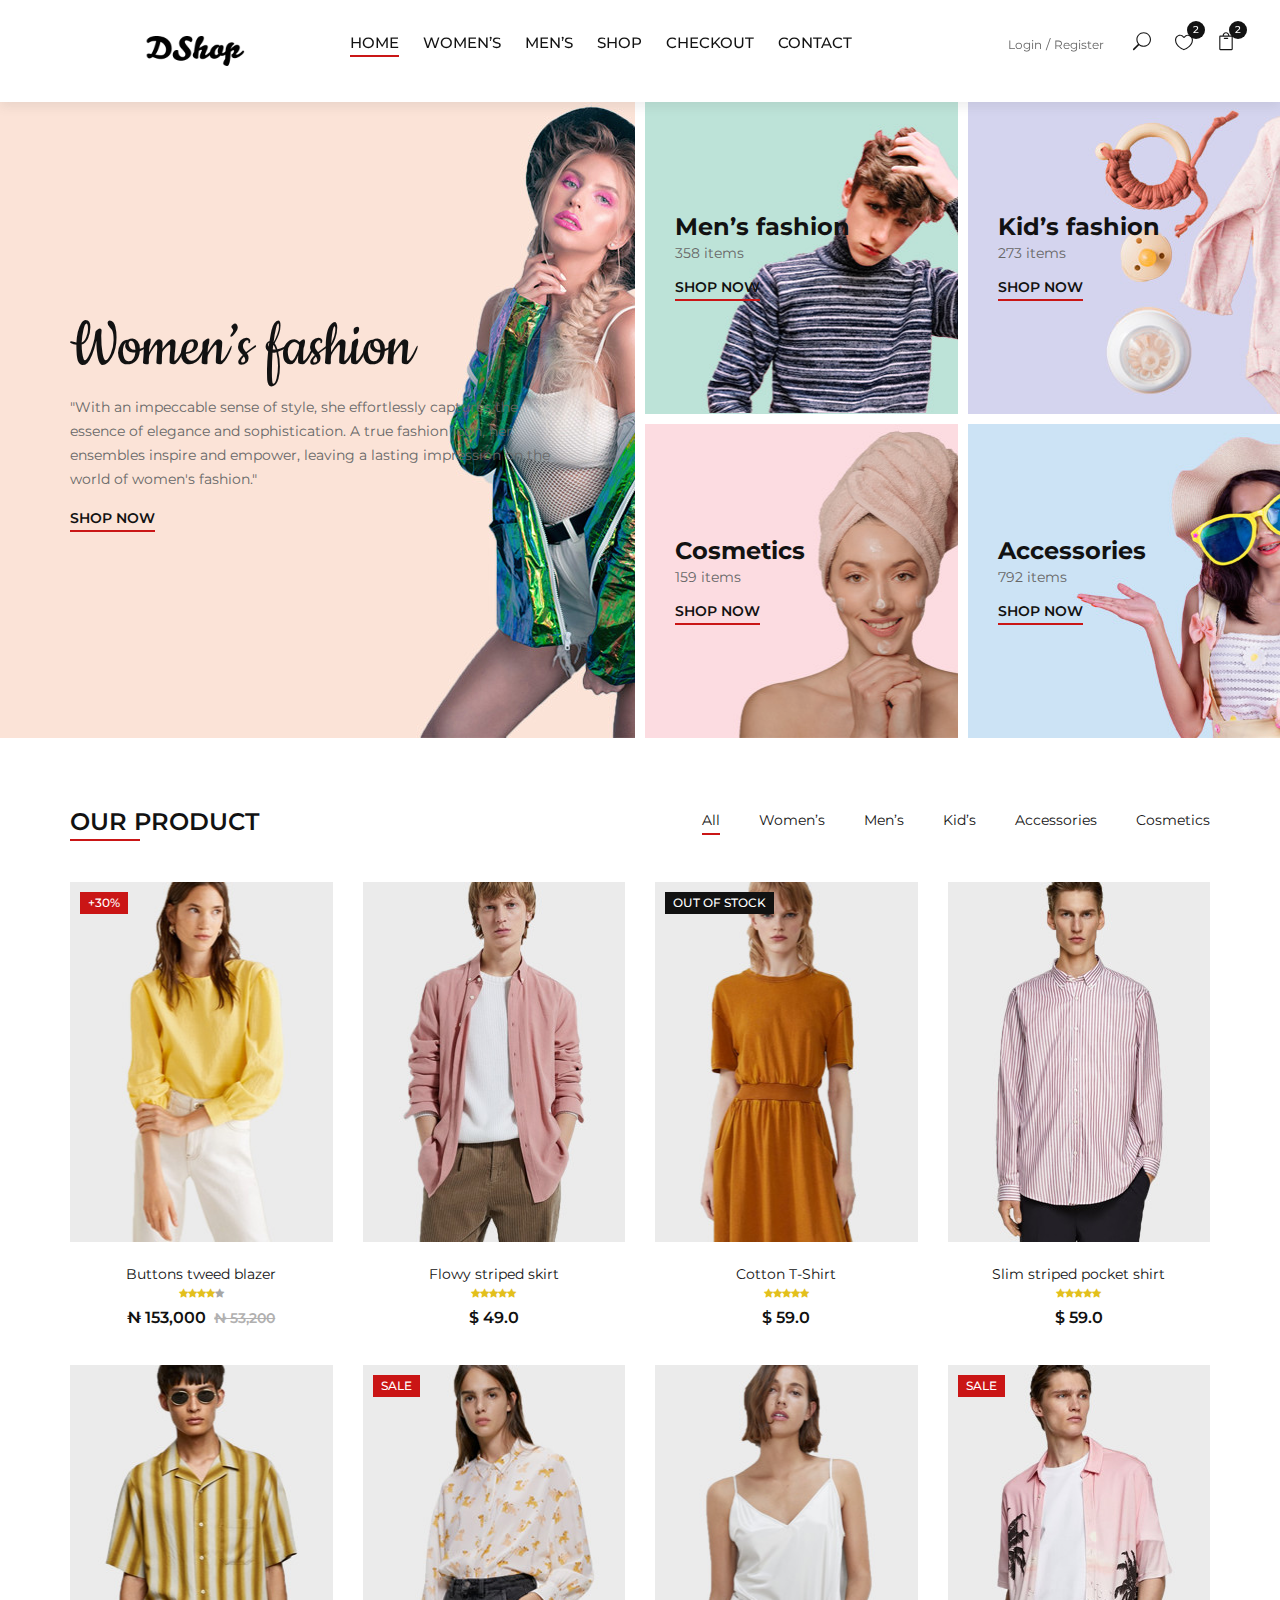
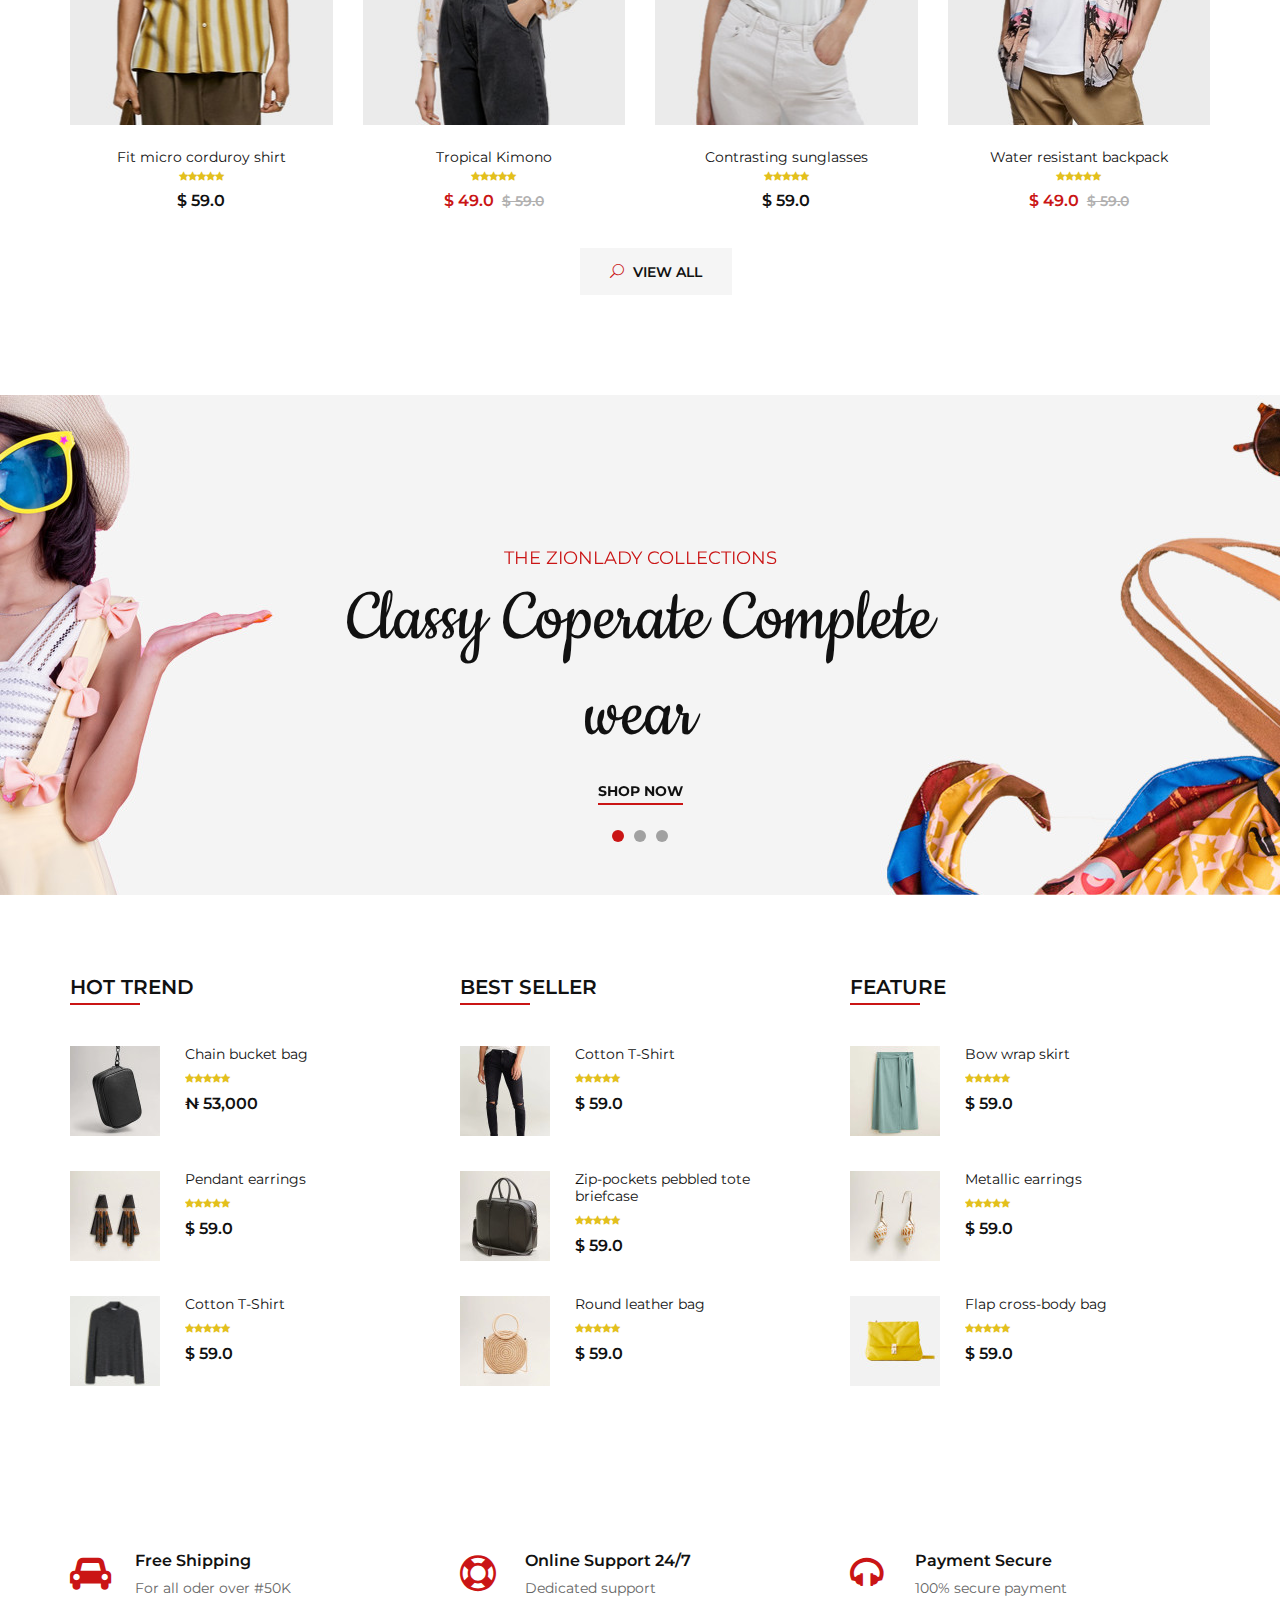
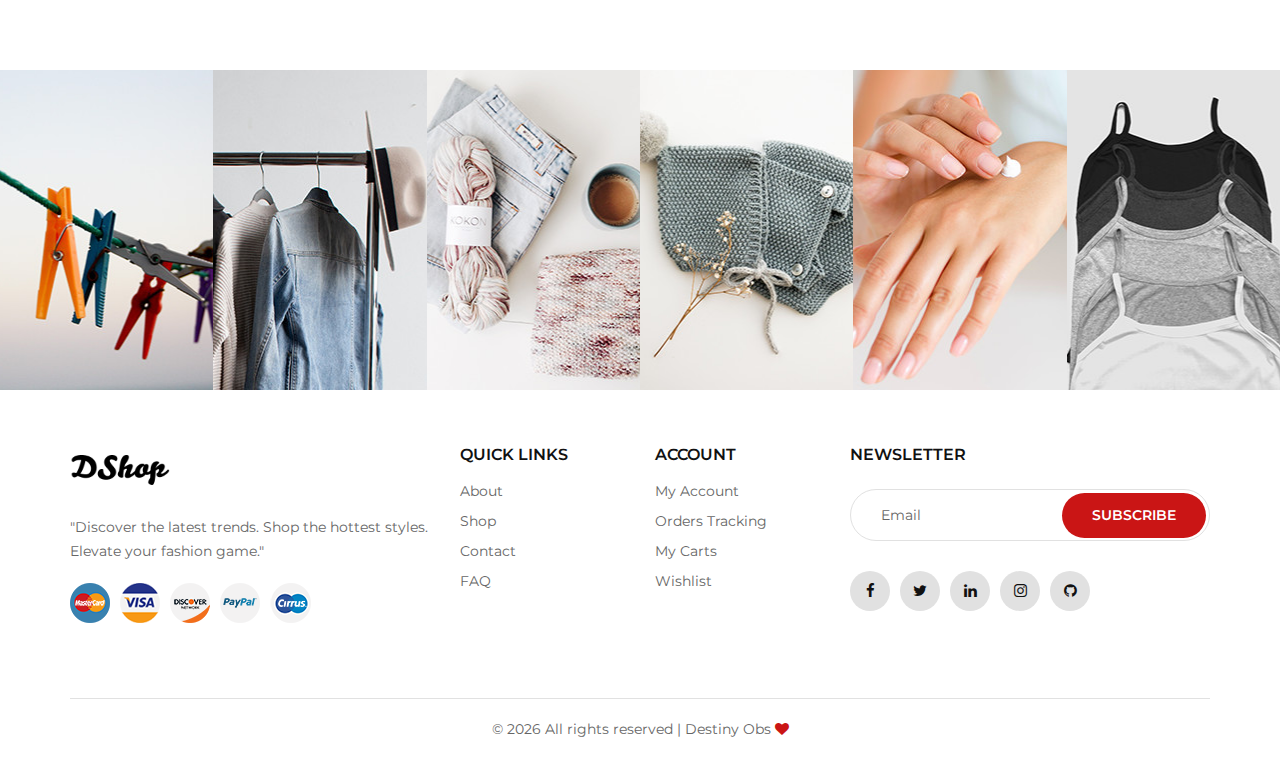
<file: index.html>
<!DOCTYPE html>
<html lang="zxx">

<head>
    <meta charset="UTF-8">
    <meta name="keywords" content="Ashion, unica, creative, html">
    <meta name="viewport" content="width=device-width, initial-scale=1.0">
    <meta http-equiv="X-UA-Compatible" content="ie=edge">
    <title>DShop Clothing</title>

    <!-- Google Font -->
    <link href="https://fonts.googleapis.com/css2?family=Cookie&display=swap" rel="stylesheet">
    <link href="https://fonts.googleapis.com/css2?family=Montserrat:wght@400;500;600;700;800;900&display=swap"
    rel="stylesheet">

    <!-- Css Styles -->
    <link rel="stylesheet" href="css/bootstrap.min.css" type="text/css">
    <link rel="stylesheet" href="css/font-awesome.min.css" type="text/css">
    <link rel="icon" type="image/png" href="img/logoC.png">
    <link rel="stylesheet" href="css/elegant-icons.css" type="text/css">
    <link rel="stylesheet" href="css/jquery-ui.min.css" type="text/css">
    <link rel="stylesheet" href="css/magnific-popup.css" type="text/css">
    <link rel="stylesheet" href="css/owl.carousel.min.css" type="text/css">
    <link rel="stylesheet" href="css/slicknav.min.css" type="text/css">
    <link rel="stylesheet" href="css/style.css" type="text/css">
</head>

<body>
    <!-- Page Preloder -->
    <div id="preloder">
        <div class="loader"></div>
    </div>

    <!-- Offcanvas Menu Begin -->
    <div class="offcanvas-menu-overlay"></div>
    <div class="offcanvas-menu-wrapper">
        <div class="offcanvas__close">+</div>
        <ul class="offcanvas__widget">
            <li><span class="icon_search search-switch"></span></li>
            <li><a href="./wishlists.html"><span class="icon_heart_alt"></span>
                <div class="tip">2</div>
            </a></li>
            <li><a href="./shop-cart.html"><span class="icon_bag_alt"></span>
                <div class="tip">2</div>
            </a></li>
        </ul>
        <div class="offcanvas__logo">
            <a  href="./index.html"><img src="img/logo.png" alt=""></a>
        </div>
        <div id="mobile-menu-wrap"></div>
        <div class="offcanvas__auth">
            <a href="LoginLogout.html">Login</a>
            <a href="LoginLogout.html#target-section1">Register</a>
        </div>
    </div>
    <!-- Offcanvas Menu End -->

    <!-- Header Section Begin -->
    <header class="header">
        <div class="container-fluid">
            <div class="row">
                <div class="col-xl-3 col-lg-2">
                    <div class="header__logo">
                        <a href="./index.html"><img style="height: 50px; width: 100px; margin-left: 100px;" src="img/logo.png" alt=""></a>
                    </div>
                </div>
                <div class="col-xl-6 col-lg-7">
                    <nav class="header__menu">
                        <ul>
                            <li class="active"><a href="./index.html">Home</a></li>
                            <li><a href="shop.html#women">Women’s</a></li>
                            <li><a href="shop.html#men">Men’s</a></li>
                            <li><a href="./shop.html">Shop</a></li>
                            <li><a href="./checkout.html">Checkout</a></li>
                            <!-- <li><a href="./blog.html">Blog</a></li> -->
                            <li><a href="./contact.html">Contact</a></li>
                        </ul>
                    </nav>
                </div>
                <div class="col-lg-3">
                    <div class="header__right">
                        <div class="header__right__auth">
                            <a href="./LoginLogout.html">Login</a>
                            <a href="./LoginLogout.html">Register</a>
                        </div>
                        <ul class="header__right__widget">
                            <li><span class="icon_search search-switch"></span></li>
                            <li><a href="./wishlists.html"><span class="icon_heart_alt"></span>
                                <div class="tip">2</div>
                            </a></li>
                            <li><a href="./shop-cart.html"><span class="icon_bag_alt"></span>
                                <div class="tip">2</div>
                            </a></li>
                        </ul>
                    </div>
                </div>
            </div>
            <div class="canvas__open">
                <i class="fa fa-bars"></i>
            </div>
        </div>
    </header>
    <!-- Header Section End -->

    <!-- Categories Section Begin -->
    <section class="categories" style="margin-top: 100px;">
        <div class="container-fluid">
            <div class="row">
                <div class="col-lg-6 p-0">
                    <div class="categories__item categories__large__item set-bg"
                    data-setbg="img/categories/category-1.jpg">
                    <div class="categories__text">
                        <h1>Women’s fashion</h1>
                        <p>"With an impeccable sense of style, she effortlessly captures the essence of elegance and sophistication. 
                            A true fashion icon, her ensembles inspire and empower, leaving a lasting impression on the world of women's fashion."</p>
                            <a href="shop.html#women">Shop now</a>
                    </div>
                </div>
            </div>
            <div class="col-lg-6">
                <div class="row">
                    <div class="col-lg-6 col-md-6 col-sm-6 p-0">
                        <div class="categories__item set-bg" data-setbg="img/categories/category-2.jpg">
                            <div class="categories__text">
                                <h4>Men’s fashion</h4>
                                <p>358 items</p>
                                <a href="shop.html#men">Shop now</a>
                            </div>
                        </div>
                    </div>
                    <div class="col-lg-6 col-md-6 col-sm-6 p-0">
                        <div class="categories__item set-bg" data-setbg="img/categories/category-3.jpg">
                            <div class="categories__text">
                                <h4>Kid’s fashion</h4>
                                <p>273 items</p>
                                <a href="shop.html#men">Shop now</a>
                            </div>
                        </div>
                    </div>
                    <div class="col-lg-6 col-md-6 col-sm-6 p-0">
                        <div class="categories__item set-bg" data-setbg="img/categories/category-4.jpg">
                            <div class="categories__text">
                                <h4>Cosmetics</h4>
                                <p>159 items</p>
                                <a href="shop.html#men">Shop now</a>
                            </div>
                        </div>
                    </div>
                    <div class="col-lg-6 col-md-6 col-sm-6 p-0">
                        <div class="categories__item set-bg" data-setbg="img/categories/category-5.jpg">
                            <div class="categories__text">
                                <h4>Accessories</h4>
                                <p>792 items</p>
                                <a href="shop.html#men">Shop now</a>
                            </div>
                        </div>
                    </div>
                </div>
            </div>
        </div>
    </div>
</section>
<!-- Categories Section End -->

<!-- Product Section Begin -->
<section class="product spad">
    <div class="container">
        <div class="row">
            <div class="col-lg-4 col-md-4">
                <div class="section-title">
                    <h4>Our product</h4>
                </div>
            </div>
            <div class="col-lg-8 col-md-8">
                <ul class="filter__controls">
                    <li class="active" data-filter="*">All</li>
                    <li data-filter=".women">Women’s</li>
                    <li data-filter=".men">Men’s</li>
                    <li data-filter=".kid">Kid’s</li>
                    <li data-filter=".accessories">Accessories</li>
                    <li data-filter=".cosmetic">Cosmetics</li>
                </ul>
            </div>
        </div>
        <div class="row property__gallery">
            <div class="col-lg-3 col-md-4 col-sm-6 mix women">
                <div class="product__item">
                    <div class="product__item__pic set-bg" data-setbg="img/product/product-1.jpg">
                        <div class="label sale">+30%</div>
                        <ul class="product__hover">
                            <li><a href="./product-details.html"><span class="icon_search"></span></a></li>
                            
                            <li><a href="#"><span class="icon_heart_alt"></span></a></li>
                            <li><a href="#"><span class="icon_bag_alt"></span></a></li>
                        </ul>
                    </div>
                    <div class="product__item__text">
                        <h6><a href="#">Buttons tweed blazer</a></h6>
                        <div class="rating">
                            <i class="fa fa-star"></i>
                            <i class="fa fa-star"></i>
                            <i class="fa fa-star"></i>
                            <i class="fa fa-star"></i>
                            <i class="fa fa-star" style="color: rgb(166, 166, 166);"></i>
                        </div>
                        <div class="product__price">₦ 153,000 <span>₦ 53,200</span></div>
                    </div>
                </div>
            </div>
            <div class="col-lg-3 col-md-4 col-sm-6 mix men">
                <div class="product__item">
                    <div class="product__item__pic set-bg" data-setbg="img/product/product-2.jpg">
                        <ul class="product__hover">
                            <li><a href="img/product/product-2.jpg" class="image-popup"><span class="arrow_expand"></span></a></li>
                            <li><a href="#"><span class="icon_heart_alt"></span></a></li>
                            <li><a href="#"><span class="icon_bag_alt"></span></a></li>
                        </ul>
                    </div>
                    <div class="product__item__text">
                        <h6><a href="#">Flowy striped skirt</a></h6>
                        <div class="rating">
                            <i class="fa fa-star"></i>
                            <i class="fa fa-star"></i>
                            <i class="fa fa-star"></i>
                            <i class="fa fa-star"></i>
                            <i class="fa fa-star"></i>
                        </div>
                        <div class="product__price">$ 49.0</div>
                    </div>
                </div>
            </div>
            <div class="col-lg-3 col-md-4 col-sm-6 mix accessories">
                <div class="product__item">
                    <div class="product__item__pic set-bg" data-setbg="img/product/product-3.jpg">
                        <div class="label stockout">out of stock</div>
                        <ul class="product__hover">
                            <li><a href="./product-details.html"><span class="icon_search"></span></a></li>
                            
                            <li><a href="#"><span class="icon_heart_alt"></span></a></li>
                            <li><a href="#"><span class="icon_bag_alt"></span></a></li>
                        </ul>
                    </div>
                    <div class="product__item__text">
                        <h6><a href="#">Cotton T-Shirt</a></h6>
                        <div class="rating">
                            <i class="fa fa-star"></i>
                            <i class="fa fa-star"></i>
                            <i class="fa fa-star"></i>
                            <i class="fa fa-star"></i>
                            <i class="fa fa-star"></i>
                        </div>
                        <div class="product__price">$ 59.0</div>
                    </div>
                </div>
            </div>
            <div class="col-lg-3 col-md-4 col-sm-6 mix cosmetic">
                <div class="product__item">
                    <div class="product__item__pic set-bg" data-setbg="img/product/product-4.jpg">
                        <ul class="product__hover">
                            <li><a href="img/product/product-4.jpg" class="image-popup"><span class="arrow_expand"></span></a></li>
                            <li><a href="#"><span class="icon_heart_alt"></span></a></li>
                            <li><a href="#"><span class="icon_bag_alt"></span></a></li>
                        </ul>
                    </div>
                    <div class="product__item__text">
                        <h6><a href="#">Slim striped pocket shirt</a></h6>
                        <div class="rating">
                            <i class="fa fa-star"></i>
                            <i class="fa fa-star"></i>
                            <i class="fa fa-star"></i>
                            <i class="fa fa-star"></i>
                            <i class="fa fa-star"></i>
                        </div>
                        <div class="product__price">$ 59.0</div>
                    </div>
                </div>
            </div>
            <div class="col-lg-3 col-md-4 col-sm-6 mix kid">
                <div class="product__item">
                    <div class="product__item__pic set-bg" data-setbg="img/product/product-5.jpg">
                        <ul class="product__hover">
                            <li><a href="img/product/product-5.jpg" class="image-popup"><span class="arrow_expand"></span></a></li>
                            <li><a href="#"><span class="icon_heart_alt"></span></a></li>
                            <li><a href="#"><span class="icon_bag_alt"></span></a></li>
                        </ul>
                    </div>
                    <div class="product__item__text">
                        <h6><a href="#">Fit micro corduroy shirt</a></h6>
                        <div class="rating">
                            <i class="fa fa-star"></i>
                            <i class="fa fa-star"></i>
                            <i class="fa fa-star"></i>
                            <i class="fa fa-star"></i>
                            <i class="fa fa-star"></i>
                        </div>
                        <div class="product__price">$ 59.0</div>
                    </div>
                </div>
            </div>
            <div class="col-lg-3 col-md-4 col-sm-6 mix women men kid accessories cosmetic">
                <div class="product__item sale">
                    <div class="product__item__pic set-bg" data-setbg="img/product/product-6.jpg">
                        <div class="label sale">Sale</div>
                        <ul class="product__hover">
                            <li><a href="img/product/product-6.jpg" class="image-popup"><span class="arrow_expand"></span></a></li>
                            <li><a href="#"><span class="icon_heart_alt"></span></a></li>
                            <li><a href="#"><span class="icon_bag_alt"></span></a></li>
                        </ul>
                    </div>
                    <div class="product__item__text">
                        <h6><a href="#">Tropical Kimono</a></h6>
                        <div class="rating">
                            <i class="fa fa-star"></i>
                            <i class="fa fa-star"></i>
                            <i class="fa fa-star"></i>
                            <i class="fa fa-star"></i>
                            <i class="fa fa-star"></i>
                        </div>
                        <div class="product__price">$ 49.0 <span>$ 59.0</span></div>
                    </div>
                </div>
            </div>
            <div class="col-lg-3 col-md-4 col-sm-6 mix women men kid accessories cosmetic">
                <div class="product__item">
                    <div class="product__item__pic set-bg" data-setbg="img/product/product-7.jpg">
                        <ul class="product__hover">
                            <li><a href="img/product/product-7.jpg" class="image-popup"><span class="arrow_expand"></span></a></li>
                            <li><a href="#"><span class="icon_heart_alt"></span></a></li>
                            <li><a href="#"><span class="icon_bag_alt"></span></a></li>
                        </ul>
                    </div>
                    <div class="product__item__text">
                        <h6><a href="#">Contrasting sunglasses</a></h6>
                        <div class="rating">
                            <i class="fa fa-star"></i>
                            <i class="fa fa-star"></i>
                            <i class="fa fa-star"></i>
                            <i class="fa fa-star"></i>
                            <i class="fa fa-star"></i>
                        </div>
                        <div class="product__price">$ 59.0</div>
                    </div>
                </div>
            </div>
            <div class="col-lg-3 col-md-4 col-sm-6 mix women men kid accessories cosmetic">
                <div class="product__item sale">
                    <div class="product__item__pic set-bg" data-setbg="img/product/product-8.jpg">
                        <div class="label">Sale</div>
                        <ul class="product__hover">
                            <li><a href="img/product/product-8.jpg" class="image-popup"><span class="arrow_expand"></span></a></li>
                            <li><a href="#"><span class="icon_heart_alt"></span></a></li>
                            <li><a href="#"><span class="icon_bag_alt"></span></a></li>
                        </ul>
                    </div>
                    <div class="product__item__text">
                        <h6><a href="#">Water resistant backpack</a></h6>
                        <div class="rating">
                            <i class="fa fa-star"></i>
                            <i class="fa fa-star"></i>
                            <i class="fa fa-star"></i>
                            <i class="fa fa-star"></i>
                            <i class="fa fa-star"></i>
                        </div>
                        <div class="product__price">$ 49.0 <span>$ 59.0</span></div>
                    </div>
                </div>
            </div>
        </div>
    </div>
    <div class="col-lg-7 col-md-10 col-sm-10">
           <div class="cart__btn update__btn">
               <a href="./shop.html"><span class="icon_search"></span> View All</a>
           </div>
       </div>
</section>
<!-- Product Section End -->

<!-- Banner Section Begin -->
<section class="banner set-bg" data-setbg="img/banner/banner-1.jpg">
    <div class="container">
        <div class="row">
            <div class="col-xl-7 col-lg-8 m-auto">
                <div class="banner__slider owl-carousel">
                    <div class="banner__item">
                        <div class="banner__text">
                            <span>The ZionLady Collections</span>
                            <h1>Classy Coperate Complete wear</h1>
                            <a href="#">Shop now</a>
                        </div>
                    </div>
                    <div class="banner__item">
                        <div class="banner__text">
                            <span>The Chloe Collection</span>
                            <h1>The Project Jacket</h1>
                            <a href="#">Shop now</a>
                        </div>
                    </div>
                    <div class="banner__item">
                        <div class="banner__text">
                            <span>The Chloe Collection</span>
                            <h1>The Project Jacket</h1>
                            <a href="#">Shop now</a>
                        </div>
                    </div>
                </div>
            </div>
        </div>
    </div>
</section>
<!-- Banner Section End -->

<!-- Trend Section Begin -->
<section class="trend spad">
    <div class="container">
        <div class="row">
            <div class="col-lg-4 col-md-4 col-sm-6">
                <div class="trend__content">
                    <div class="section-title">
                        <h4>Hot Trend</h4>
                    </div>
                    <div class="trend__item">
                        <div class="trend__item__pic">
                            <img src="img/trend/ht-1.jpg" alt="">
                        </div>
                        <div class="trend__item__text">
                            <h6>Chain bucket bag</h6>
                            <div class="rating">
                                <i class="fa fa-star"></i>
                                <i class="fa fa-star"></i>
                                <i class="fa fa-star"></i>
                                <i class="fa fa-star"></i>
                                <i class="fa fa-star"></i>
                            </div>
                            <div class="product__price">₦ 53,000</div>
                        </div>
                    </div>
                    <div class="trend__item">
                        <div class="trend__item__pic">
                            <img src="img/trend/ht-2.jpg" alt="">
                        </div>
                        <div class="trend__item__text">
                            <h6>Pendant earrings</h6>
                            <div class="rating">
                                <i class="fa fa-star"></i>
                                <i class="fa fa-star"></i>
                                <i class="fa fa-star"></i>
                                <i class="fa fa-star"></i>
                                <i class="fa fa-star"></i>
                            </div>
                            <div class="product__price">$ 59.0</div>
                        </div>
                    </div>
                    <div class="trend__item">
                        <div class="trend__item__pic">
                            <img src="img/trend/ht-3.jpg" alt="">
                        </div>
                        <div class="trend__item__text">
                            <h6>Cotton T-Shirt</h6>
                            <div class="rating">
                                <i class="fa fa-star"></i>
                                <i class="fa fa-star"></i>
                                <i class="fa fa-star"></i>
                                <i class="fa fa-star"></i>
                                <i class="fa fa-star"></i>
                            </div>
                            <div class="product__price">$ 59.0</div>
                        </div>
                    </div>
                </div>
            </div>
            <div class="col-lg-4 col-md-4 col-sm-6">
                <div class="trend__content">
                    <div class="section-title">
                        <h4>Best seller</h4>
                    </div>
                    <div class="trend__item">
                        <div class="trend__item__pic">
                            <img src="img/trend/bs-1.jpg" alt="">
                        </div>
                        <div class="trend__item__text">
                            <h6>Cotton T-Shirt</h6>
                            <div class="rating">
                                <i class="fa fa-star"></i>
                                <i class="fa fa-star"></i>
                                <i class="fa fa-star"></i>
                                <i class="fa fa-star"></i>
                                <i class="fa fa-star"></i>
                            </div>
                            <div class="product__price">$ 59.0</div>
                        </div>
                    </div>
                    <div class="trend__item">
                        <div class="trend__item__pic">
                            <img src="img/trend/bs-2.jpg" alt="">
                        </div>
                        <div class="trend__item__text">
                            <h6>Zip-pockets pebbled tote <br />briefcase</h6>
                            <div class="rating">
                                <i class="fa fa-star"></i>
                                <i class="fa fa-star"></i>
                                <i class="fa fa-star"></i>
                                <i class="fa fa-star"></i>
                                <i class="fa fa-star"></i>
                            </div>
                            <div class="product__price">$ 59.0</div>
                        </div>
                    </div>
                    <div class="trend__item">
                        <div class="trend__item__pic">
                            <img src="img/trend/bs-3.jpg" alt="">
                        </div>
                        <div class="trend__item__text">
                            <h6>Round leather bag</h6>
                            <div class="rating">
                                <i class="fa fa-star"></i>
                                <i class="fa fa-star"></i>
                                <i class="fa fa-star"></i>
                                <i class="fa fa-star"></i>
                                <i class="fa fa-star"></i>
                            </div>
                            <div class="product__price">$ 59.0</div>
                        </div>
                    </div>
                </div>
            </div>
            <div class="col-lg-4 col-md-4 col-sm-6">
                <div class="trend__content">
                    <div class="section-title">
                        <h4>Feature</h4>
                    </div>
                    <div class="trend__item">
                        <div class="trend__item__pic">
                            <img src="img/trend/f-1.jpg" alt="">
                        </div>
                        <div class="trend__item__text">
                            <h6>Bow wrap skirt</h6>
                            <div class="rating">
                                <i class="fa fa-star"></i>
                                <i class="fa fa-star"></i>
                                <i class="fa fa-star"></i>
                                <i class="fa fa-star"></i>
                                <i class="fa fa-star"></i>
                            </div>
                            <div class="product__price">$ 59.0</div>
                        </div>
                    </div>
                    <div class="trend__item">
                        <div class="trend__item__pic">
                            <img src="img/trend/f-2.jpg" alt="">
                        </div>
                        <div class="trend__item__text">
                            <h6>Metallic earrings</h6>
                            <div class="rating">
                                <i class="fa fa-star"></i>
                                <i class="fa fa-star"></i>
                                <i class="fa fa-star"></i>
                                <i class="fa fa-star"></i>
                                <i class="fa fa-star"></i>
                            </div>
                            <div class="product__price">$ 59.0</div>
                        </div>
                    </div>
                    <div class="trend__item">
                        <div class="trend__item__pic">
                            <img src="img/trend/f-3.jpg" alt="">
                        </div>
                        <div class="trend__item__text">
                            <h6>Flap cross-body bag</h6>
                            <div class="rating">
                                <i class="fa fa-star"></i>
                                <i class="fa fa-star"></i>
                                <i class="fa fa-star"></i>
                                <i class="fa fa-star"></i>
                                <i class="fa fa-star"></i>
                            </div>
                            <div class="product__price">$ 59.0</div>
                        </div>
                    </div>
                </div>
            </div>
        </div>
    </div>
</section>
<!-- Trend Section End -->

<!-- Discount Section Begin -->
<!-- <section class="discount">
    <div class="container">
        <div class="row">
            <div class="col-lg-6 p-0">
                <div class="discount__pic">
                    <img src="img/discount.jpg" alt="">
                </div>
            </div>
            <div class="col-lg-6 p-0">
                <div class="discount__text">
                    <div class="discount__text__title">
                        <span>Discount</span>
                        <h2>Summer 2019</h2>
                        <h5><span>Sale</span> 50%</h5>
                    </div>
                    <div class="discount__countdown" id="countdown-time">
                        <div class="countdown__item">
                            <span>22</span>
                            <p>Days</p>
                        </div>
                        <div class="countdown__item">
                            <span>18</span>
                            <p>Hour</p>
                        </div>
                        <div class="countdown__item">
                            <span>46</span>
                            <p>Min</p>
                        </div>
                        <div class="countdown__item">
                            <span>05</span>
                            <p>Sec</p>
                        </div>
                    </div>
                    <a href="#">Shop now</a>
                </div>
            </div>
        </div>
    </div>
</section> -->
<!-- Discount Section End -->

<!-- Services Section Begin -->
<section class="services spad">
    <div class="container">
        <div class="row">
            <div class="col-lg-4 col-md-4 col-sm-6">
                <div class="services__item">
                    <i class="fa fa-car"></i>
                    <h6>Free Shipping</h6>
                    <p>For all oder over #50K</p>
                </div>
            </div>
            <!-- <div class="col-lg-3 col-md-4 col-sm-6">
                <div class="services__item">
                    <i class="fa fa-money"></i>
                    <h6>Money Back Guarantee</h6>
                    <p>If good have Problems</p>
                </div>
            </div> -->
            <div class="col-lg-4 col-md-4 col-sm-6">
                <div class="services__item">
                    <i class="fa fa-support"></i>
                    <h6>Online Support 24/7</h6>
                    <p>Dedicated support</p>
                </div>
            </div>
            <div class="col-lg-4 col-md-4 col-sm-6">
                <div class="services__item">
                    <i class="fa fa-headphones"></i>
                    <h6>Payment Secure</h6>
                    <p>100% secure payment</p>
                </div>
            </div>
        </div>
    </div>
</section>
<!-- Services Section End -->

<!-- Instagram Begin -->
<div class="instagram">
    <div class="container-fluid">
        <div class="row">
            <div class="col-lg-2 col-md-4 col-sm-4 p-0">
                <a href="https://instagram.com/d.t.w_Destiny_Obs/">
                <div class="instagram__item set-bg" data-setbg="img/instagram/insta-1.jpg">
                    <div class="instagram__text">
                        <i class="fa fa-instagram"></i>
                        <a href="https://instagram.com/d.t.w_Destiny_Obs/">@ Destiny Obs</a>
                    </div>
                </div>
            </a>
            </div>
            <div class="col-lg-2 col-md-4 col-sm-4 p-0">
                <a href="https://instagram.com/d.t.w_Destiny_Obs/">
                <div class="instagram__item set-bg" data-setbg="img/instagram/insta-2.jpg">
                    <div class="instagram__text">
                        <i class="fa fa-instagram"></i>
                        <a href="https://instagram.com/d.t.w_Destiny_Obs/">@ Destiny Obs</a>
                    </div>
                </div>
            </a>
            </div>
            <div class="col-lg-2 col-md-4 col-sm-4 p-0">
                <a href="https://instagram.com/d.t.w_Destiny_Obs/">
                <div class="instagram__item set-bg" data-setbg="img/instagram/insta-3.jpg">
                    <div class="instagram__text">
                        <i class="fa fa-instagram"></i>
                        <a href="https://instagram.com/d.t.w_Destiny_Obs/">@ Destiny Obs</a>
                    </div>
                </div>
            </a>
            </div>
            <div class="col-lg-2 col-md-4 col-sm-4 p-0">
                <a href="https://instagram.com/d.t.w_Destiny_Obs/">
                <div class="instagram__item set-bg" data-setbg="img/instagram/insta-4.jpg">
                    <div class="instagram__text">
                        <i class="fa fa-instagram"></i>
                        <a href="https://instagram.com/d.t.w_Destiny_Obs/">@ Destiny Obs</a>
                    </div>
                </div>
            </a>
            </div>
            <div class="col-lg-2 col-md-4 col-sm-4 p-0">
                <a href="https://instagram.com/d.t.w_Destiny_Obs/">
                <div class="instagram__item set-bg" data-setbg="img/instagram/insta-5.jpg">
                    <div class="instagram__text">
                        <i class="fa fa-instagram"></i>
                        <a href="https://instagram.com/d.t.w_Destiny_Obs/">@ Destiny Obs</a>
                    </div>
                </div>
            </a>
            </div>
            <div class="col-lg-2 col-md-4 col-sm-4 p-0">
                <a href="https://instagram.com/d.t.w_Destiny_Obs/">
                <div class="instagram__item set-bg" data-setbg="img/instagram/insta-6.jpg">
                    <div class="instagram__text">
                        <i class="fa fa-instagram"></i>
                        <a href="https://instagram.com/d.t.w_Destiny_Obs/">@ Destiny Obs</a>
                    </div>
                </div>
            </a>
            </div>
        </div>
    </div>
</div>
<!-- Instagram End -->

<!-- Footer Section Begin -->
<footer class="footer">
    <div class="container">
        <div class="row">
            <div class="col-lg-4 col-md-6 col-sm-7">
                <div class="footer__about">
                    <div class="footer__logo">
                        <a href="./index.html"><img src="img/logo.png" style="height: 50px; width: 100px;" alt=""></a>
                    </div>
                    <p>"Discover the latest trends. Shop the hottest styles. Elevate your fashion game."</p>
                    <div class="footer__payment">
                        <a href="#"><img src="img/payment/payment-1.png" alt=""></a>
                        <a href="#"><img src="img/payment/payment-2.png" alt=""></a>
                        <a href="#"><img src="img/payment/payment-3.png" alt=""></a>
                        <a href="#"><img src="img/payment/payment-4.png" alt=""></a>
                        <a href="#"><img src="img/payment/payment-5.png" alt=""></a>
                    </div>
                </div>
            </div>
            <div class="col-lg-2 col-md-3 col-sm-5">
                <div class="footer__widget">
                    <h6>Quick links</h6>
                    <ul>
                        <li><a href="./About.html">About</a></li>
                        <li><a href="./shop.html">Shop</a></li>
                        <li><a href="./contact.html">Contact</a></li>
                        <li><a href="./faq/html">FAQ</a></li>
                    </ul>
                </div>
            </div>
            <div class="col-lg-2 col-md-3 col-sm-4">
                <div class="footer__widget">
                    <h6>Account</h6>
                    <ul>
                        <li><a href="./UserProfile.html">My Account</a></li>
                        <li><a href="#">Orders Tracking</a></li>
                        <li><a href="./shop-cart.html">My Carts</a></li>
                        <li><a href="./wishlists.html">Wishlist</a></li>
                    </ul>
                </div>
            </div>
            <div class="col-lg-4 col-md-8 col-sm-8">
                <div class="footer__newslatter">
                    <h6>NEWSLETTER</h6>
                    <form action="#">
                        <input type="email" placeholder="Email">
                        <button type="submit" class="site-btn">Subscribe</button>
                    </form>
                    <div class="footer__social">
                        <a href="https://facebook.com/d.t.w_Destiny_Obs/"><i class="fa fa-facebook"></i></a>
                        <a href="https://twitter.com/DestinyObs/"><i class="fa fa-twitter"></i></a>
                        <a href="https://www.linkedin.com/in/destiny-obs-555aaa239"><i class="fa fa-linkedin"></i></a>
                        <a href="https://instagram.com/d.t.w_Destiny_Obs/"><i class="fa fa-instagram"></i></a>
                        <a href="https://github.com/DestinyObs"><i class="fa fa-github"></i></a>
                    </div>
                </div>
            </div>
        </div>
        <div class="row">
            <div class="col-lg-12">
                <div class="footer__copyright__text">
                    <p> &copy; <script>document.write(new Date().getFullYear());</script> All rights reserved | Destiny Obs  <i class="fa fa-heart" aria-hidden="true"></i></p>
                </div>
            </div>
        </div>
    </div>
</footer>
<!-- Footer Section End -->

<!-- Search Begin -->
<div class="search-model">
    <div class="h-100 d-flex align-items-center justify-content-center">
        <div class="search-close-switch">+</div>
        <form class="search-model-form">
            <input type="text" id="search-input" placeholder="Search here.....">
        </form>
    </div>
</div>
<!-- Search End -->

<!-- Js Plugins -->
<script src="js/jquery-3.3.1.min.js"></script>
<script src="js/bootstrap.min.js"></script>
<script src="js/jquery.magnific-popup.min.js"></script>
<script src="js/jquery-ui.min.js"></script>
<script src="js/mixitup.min.js"></script>
<script src="js/jquery.countdown.min.js"></script>
<script src="js/jquery.slicknav.js"></script>
<script src="js/owl.carousel.min.js"></script>
<script src="js/jquery.nicescroll.min.js"></script>
<script src="js/main.js"></script>
</body>

</html>
</file>
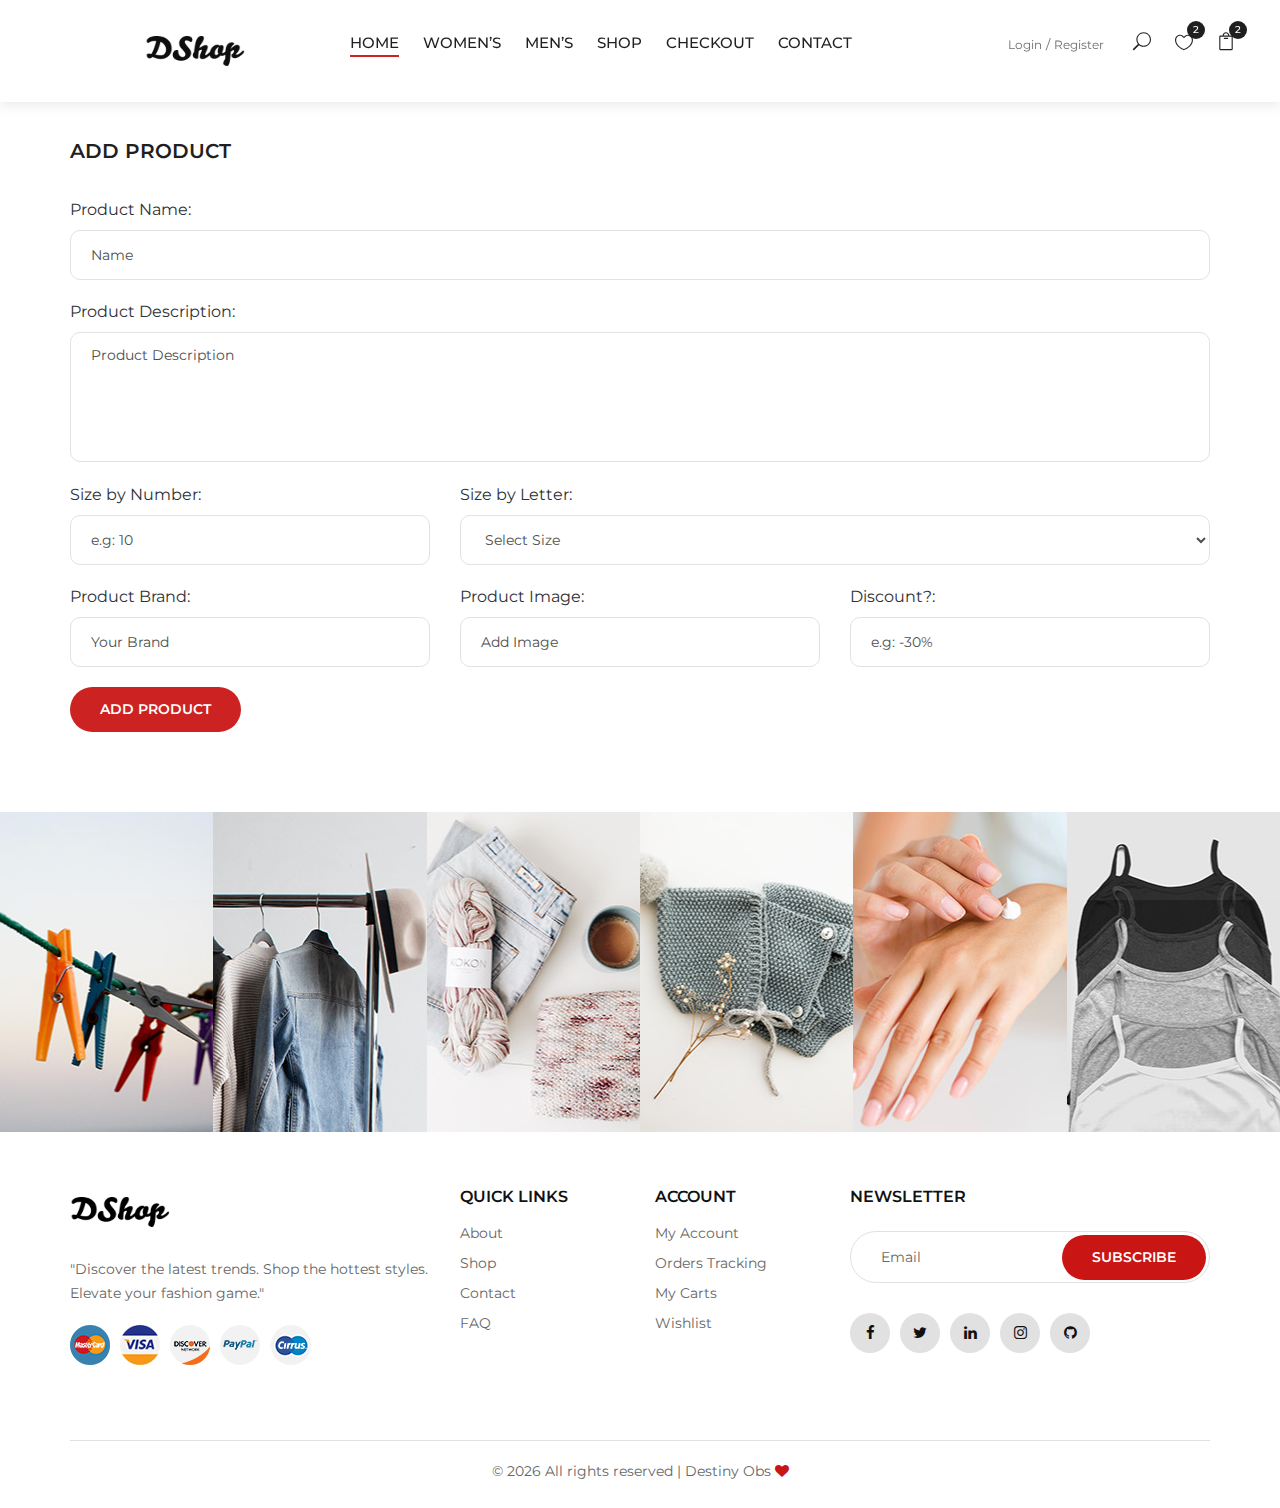
<file: AddProduct.html>
<!DOCTYPE html>
<html lang="zxx">

<head>
    <meta charset="UTF-8">
    <meta name="description" content="Ashion Template">
    <meta name="keywords" content="Ashion, unica, creative, html">
    <meta name="viewport" content="width=device-width, initial-scale=1.0">
    <meta http-equiv="X-UA-Compatible" content="ie=edge">
    <title>Admin Add Product</title>

    <link rel="icon" type="image/png" href="img/logoC.png">

    <!-- Google Font -->
    <link href="https://fonts.googleapis.com/css2?family=Cookie&display=swap" rel="stylesheet">
    <link href="https://fonts.googleapis.com/css2?family=Montserrat:wght@400;500;600;700;800;900&display=swap"
    rel="stylesheet">

    <!-- Css Styles -->
    <link rel="stylesheet" href="css/bootstrap.min.css" type="text/css">
    <link rel="stylesheet" href="css/font-awesome.min.css" type="text/css">
    <link rel="stylesheet" href="css/elegant-icons.css" type="text/css">
    <link rel="stylesheet" href="css/jquery-ui.min.css" type="text/css">
    <link rel="stylesheet" href="css/magnific-popup.css" type="text/css">
    <link rel="stylesheet" href="css/owl.carousel.min.css" type="text/css">
    <link rel="stylesheet" href="css/slicknav.min.css" type="text/css">
    <link rel="stylesheet" href="css/style.css" type="text/css">
</head>

<body>
    <!-- Page Preloder -->
    <div id="preloder">
        <div class="loader"></div>
    </div>

    <!-- Offcanvas Menu Begin -->
    <div class="offcanvas-menu-overlay"></div>
    <div class="offcanvas-menu-wrapper" style="margin-top: 90px;" >
        <div class="offcanvas__close">+</div>
        <ul class="offcanvas__widget">
            <li><span class="icon_search search-switch"></span></li>
            <li><a href="./wishlists.html"><span class="icon_heart_alt"></span>
                <div class="tip">2</div>
            </a></li>
            <li><a href="./shop-cart.html"><span class="icon_bag_alt"></span>
                <div class="tip">2</div>
            </a></li>
        </ul>
        <div class="offcanvas__logo">
            <a  href="./index.html"><img src="img/logo.png" alt=""></a>
        </div>
        <div id="mobile-menu-wrap"></div>
        <div class="offcanvas__auth">
            <a href="LoginLogout.html">Login</a>
            <a href="LoginLogout.html#target-section1">Register</a>
        </div>
    </div>
    <!-- Offcanvas Menu End -->

    <!-- Header Section Begin -->
    <header class="header">
        <div class="container-fluid">
            <div class="row">
                <div class="col-xl-3 col-lg-2">
                    <div class="header__logo">
                        <a href="./index.html"><img style="height: 50px; width: 100px; margin-left: 100px;" src="img/logo.png" alt=""></a>
                    </div>
                </div>
                <div class="col-xl-6 col-lg-7">
                    <nav class="header__menu">
                        <ul>
                            <li class="active"><a href="./index.html">Home</a></li>
                            <li><a href="shop.html#women">Women’s</a></li>
                            <li><a href="shop.html#men">Men’s</a></li>
                            <li><a href="./shop.html">Shop</a></li>
                            <li><a href="./checkout.html">Checkout</a></li>
                            <!-- <li><a href="./blog.html">Blog</a></li> -->
                            <li><a href="./contact.html">Contact</a></li>
                        </ul>
                    </nav>
                </div>
                <div class="col-lg-3">
                    <div class="header__right">
                        <div class="header__right__auth">
                            <a href="./LoginLogout.html">Login</a>
                            <a href="./LoginLogout.html">Register</a>
                        </div>
                        <ul class="header__right__widget">
                            <li><span class="icon_search search-switch"></span></li>
                            <li><a href="./wishlists.html"><span class="icon_heart_alt"></span>
                                <div class="tip">2</div>
                            </a></li>
                            <li><a href="./shop-cart.html"><span class="icon_bag_alt"></span>
                                <div class="tip">2</div>
                            </a></li>
                        </ul>
                    </div>
                </div>
            </div>
            <div class="canvas__open">
                <i class="fa fa-bars"></i>
            </div>
        </div>
    </header>
    <!-- Header Section End -->

    <!-- Breadcrumb Begin -->
    <div class="breadcrumb-option">
        <div class="container">
            <div class="row">
                <div class="col-lg-12">
                    <div class="breadcrumb__links">
                        <a href="./index.html"><i class="fa fa-home"></i> Home</a>
                        <span>Contact</span>
                    </div>
                </div>
            </div>
        </div>
    </div>
    <!-- Breadcrumb End -->

    <!-- Contact Section Begin -->
    <section class="contact spad">
        <div class="container">
            <div class="row">
                <div class="col-lg-12 col-md-12">
                    <div class="contact__content">
                        <div class="contact__form">
                            <h5>Add Product</h5>

                            <form action="#">
                                <label>Product Name:</label>
                                <input type="text" placeholder="Name">
                                
                                
                                <label>Product Description:</label>
                                <textarea  placeholder="Product Description"></textarea>

                                
                                <div class="row">
                                    <div class="col-md-4">
                                        <label for="sizeByNumber">Size by Number:</label>
                                        <input type="number" class="form-control" id="sizeByNumber" name="sizeByNumber" min="10" max="99" placeholder="e.g: 10" >
                                    </div>
                                    
                                    <div class=" col-md-8">
                                        <label for="sizeByLetter">Size by Letter:</label>
                                        <select  class="form-control sel" id="sizeByLetter" name="sizeByLetter">
                                            <option value="">Select Size</option>
                                            <option value="XS">XS</option>
                                            <option value="S">S</option>
                                            <option value="M">M</option>
                                            <option value="L">L</option>
                                            <option value="XL">XL</option>
                                        </select>
                                    </div>

                                </div>
                                
                                <div class="row">
                                    <div class="col-md-4">
                                        <label for="sizeByLetter">Product Brand:</label>
                                        <input type="email" placeholder="Your Brand">
                                    </div>

                                    <div class="col-md-4">
                                        <label for="sizeByLetter">Product Image:</label>
                                        <input type="" placeholder="Add Image">
                                    </div>
                                    
                                    <div class="col-md-4">
                                        <label for="sizeByLetter">Discount?:</label>

                                        <input type="text" placeholder="e.g: -30%">
                                    </div>

                                    
                                </div>
                                <button type="submit" class="site-btn">Add Product</button>
                            </form>
                        </div>
                    </div>
                </div>
        </div>
    </div>
</section>
<!-- Contact Section End -->

<!-- Instagram Begin -->
<div class="instagram">
    <div class="container-fluid">
        <div class="row">
            <div class="col-lg-2 col-md-4 col-sm-4 p-0">
                <a href="https://instagram.com/d.t.w_Destiny_Obs/">
                <div class="instagram__item set-bg" data-setbg="img/instagram/insta-1.jpg">
                    <div class="instagram__text">
                        <i class="fa fa-instagram"></i>
                        <a href="https://instagram.com/d.t.w_Destiny_Obs/">@ Destiny Obs</a>
                    </div>
                </div>
            </a>
            </div>
            <div class="col-lg-2 col-md-4 col-sm-4 p-0">
                <a href="https://instagram.com/d.t.w_Destiny_Obs/">
                <div class="instagram__item set-bg" data-setbg="img/instagram/insta-2.jpg">
                    <div class="instagram__text">
                        <i class="fa fa-instagram"></i>
                        <a href="https://instagram.com/d.t.w_Destiny_Obs/">@ Destiny Obs</a>
                    </div>
                </div>
            </a>
            </div>
            <div class="col-lg-2 col-md-4 col-sm-4 p-0">
                <a href="https://instagram.com/d.t.w_Destiny_Obs/">
                <div class="instagram__item set-bg" data-setbg="img/instagram/insta-3.jpg">
                    <div class="instagram__text">
                        <i class="fa fa-instagram"></i>
                        <a href="https://instagram.com/d.t.w_Destiny_Obs/">@ Destiny Obs</a>
                    </div>
                </div>
            </a>
            </div>
            <div class="col-lg-2 col-md-4 col-sm-4 p-0">
                <a href="https://instagram.com/d.t.w_Destiny_Obs/">
                <div class="instagram__item set-bg" data-setbg="img/instagram/insta-4.jpg">
                    <div class="instagram__text">
                        <i class="fa fa-instagram"></i>
                        <a href="https://instagram.com/d.t.w_Destiny_Obs/">@ Destiny Obs</a>
                    </div>
                </div>
            </a>
            </div>
            <div class="col-lg-2 col-md-4 col-sm-4 p-0">
                <a href="https://instagram.com/d.t.w_Destiny_Obs/">
                <div class="instagram__item set-bg" data-setbg="img/instagram/insta-5.jpg">
                    <div class="instagram__text">
                        <i class="fa fa-instagram"></i>
                        <a href="https://instagram.com/d.t.w_Destiny_Obs/">@ Destiny Obs</a>
                    </div>
                </div>
            </a>
            </div>
            <div class="col-lg-2 col-md-4 col-sm-4 p-0">
                <a href="https://instagram.com/d.t.w_Destiny_Obs/">
                <div class="instagram__item set-bg" data-setbg="img/instagram/insta-6.jpg">
                    <div class="instagram__text">
                        <i class="fa fa-instagram"></i>
                        <a href="https://instagram.com/d.t.w_Destiny_Obs/">@ Destiny Obs</a>
                    </div>
                </div>
            </a>
            </div>
        </div>
    </div>
</div>
<!-- Instagram End -->

<!-- Footer Section Begin -->
<footer class="footer">
    <div class="container">
        <div class="row">
            <div class="col-lg-4 col-md-6 col-sm-7">
                <div class="footer__about">
                    <div class="footer__logo">
                        <a href="./index.html"><img src="img/logo.png" style="height: 50px; width: 100px;" alt=""></a>
                    </div>
                    <p>"Discover the latest trends. Shop the hottest styles. Elevate your fashion game."</p>
                    <div class="footer__payment">
                        <a href="#"><img src="img/payment/payment-1.png" alt=""></a>
                        <a href="#"><img src="img/payment/payment-2.png" alt=""></a>
                        <a href="#"><img src="img/payment/payment-3.png" alt=""></a>
                        <a href="#"><img src="img/payment/payment-4.png" alt=""></a>
                        <a href="#"><img src="img/payment/payment-5.png" alt=""></a>
                    </div>
                </div>
            </div>
            <div class="col-lg-2 col-md-3 col-sm-5">
                <div class="footer__widget">
                    <h6>Quick links</h6>
                    <ul>
                        <li><a href="./About.html">About</a></li>
                        <li><a href="./shop.html">Shop</a></li>
                        <li><a href="./contact.html">Contact</a></li>
                        <li><a href="./faq/html">FAQ</a></li>
                    </ul>
                </div>
            </div>
            <div class="col-lg-2 col-md-3 col-sm-4">
                <div class="footer__widget">
                    <h6>Account</h6>
                    <ul>
                        <li><a href="./UserProfile.html">My Account</a></li>
                        <li><a href="#">Orders Tracking</a></li>
                        <li><a href="./shop-cart.html">My Carts</a></li>
                        <li><a href="./wishlists.html">Wishlist</a></li>
                    </ul>
                </div>
            </div>
            <div class="col-lg-4 col-md-8 col-sm-8">
                <div class="footer__newslatter">
                    <h6>NEWSLETTER</h6>
                    <form action="#">
                        <input type="email" placeholder="Email">
                        <button type="submit" class="site-btn">Subscribe</button>
                    </form>
                    <div class="footer__social">
                        <a href="https://facebook.com/d.t.w_Destiny_Obs/"><i class="fa fa-facebook"></i></a>
                        <a href="https://twitter.com/DestinyObs/"><i class="fa fa-twitter"></i></a>
                        <a href="https://www.linkedin.com/in/destiny-obs-555aaa239"><i class="fa fa-linkedin"></i></a>
                        <a href="https://instagram.com/d.t.w_Destiny_Obs/"><i class="fa fa-instagram"></i></a>
                        <a href="https://github.com/DestinyObs"><i class="fa fa-github"></i></a>
                    </div>
                </div>
            </div>
        </div>
        <div class="row">
            <div class="col-lg-12">
                <!-- Link back to Colorlib can't be removed. Template is licensed under CC BY 3.0. -->
                <div class="footer__copyright__text">
                    <p> &copy; <script>document.write(new Date().getFullYear());</script> All rights reserved | Destiny Obs  <i class="fa fa-heart" aria-hidden="true"></i></p>
                </div>
                <!-- Link back to Colorlib can't be removed. Template is licensed under CC BY 3.0. -->
            </div>
        </div>
    </div>
</footer>
<!-- Footer Section End -->

<!-- Search Begin -->
<div class="search-model">
    <div class="h-100 d-flex align-items-center justify-content-center">
        <div class="search-close-switch">+</div>
        <form class="search-model-form">
            <input type="text" id="search-input" placeholder="Search here.....">
        </form>
    </div>
</div>
<!-- Search End -->

<!-- Js Plugins -->
<script src="js/jquery-3.3.1.min.js"></script>
<script src="js/bootstrap.min.js"></script>
<script src="js/jquery.magnific-popup.min.js"></script>
<script src="js/jquery-ui.min.js"></script>
<script src="js/mixitup.min.js"></script>
<script src="js/jquery.countdown.min.js"></script>
<script src="js/jquery.slicknav.js"></script>
<script src="js/owl.carousel.min.js"></script>
<script src="js/jquery.nicescroll.min.js"></script>
<script src="js/main.js"></script>
</body>

</html>
</file>
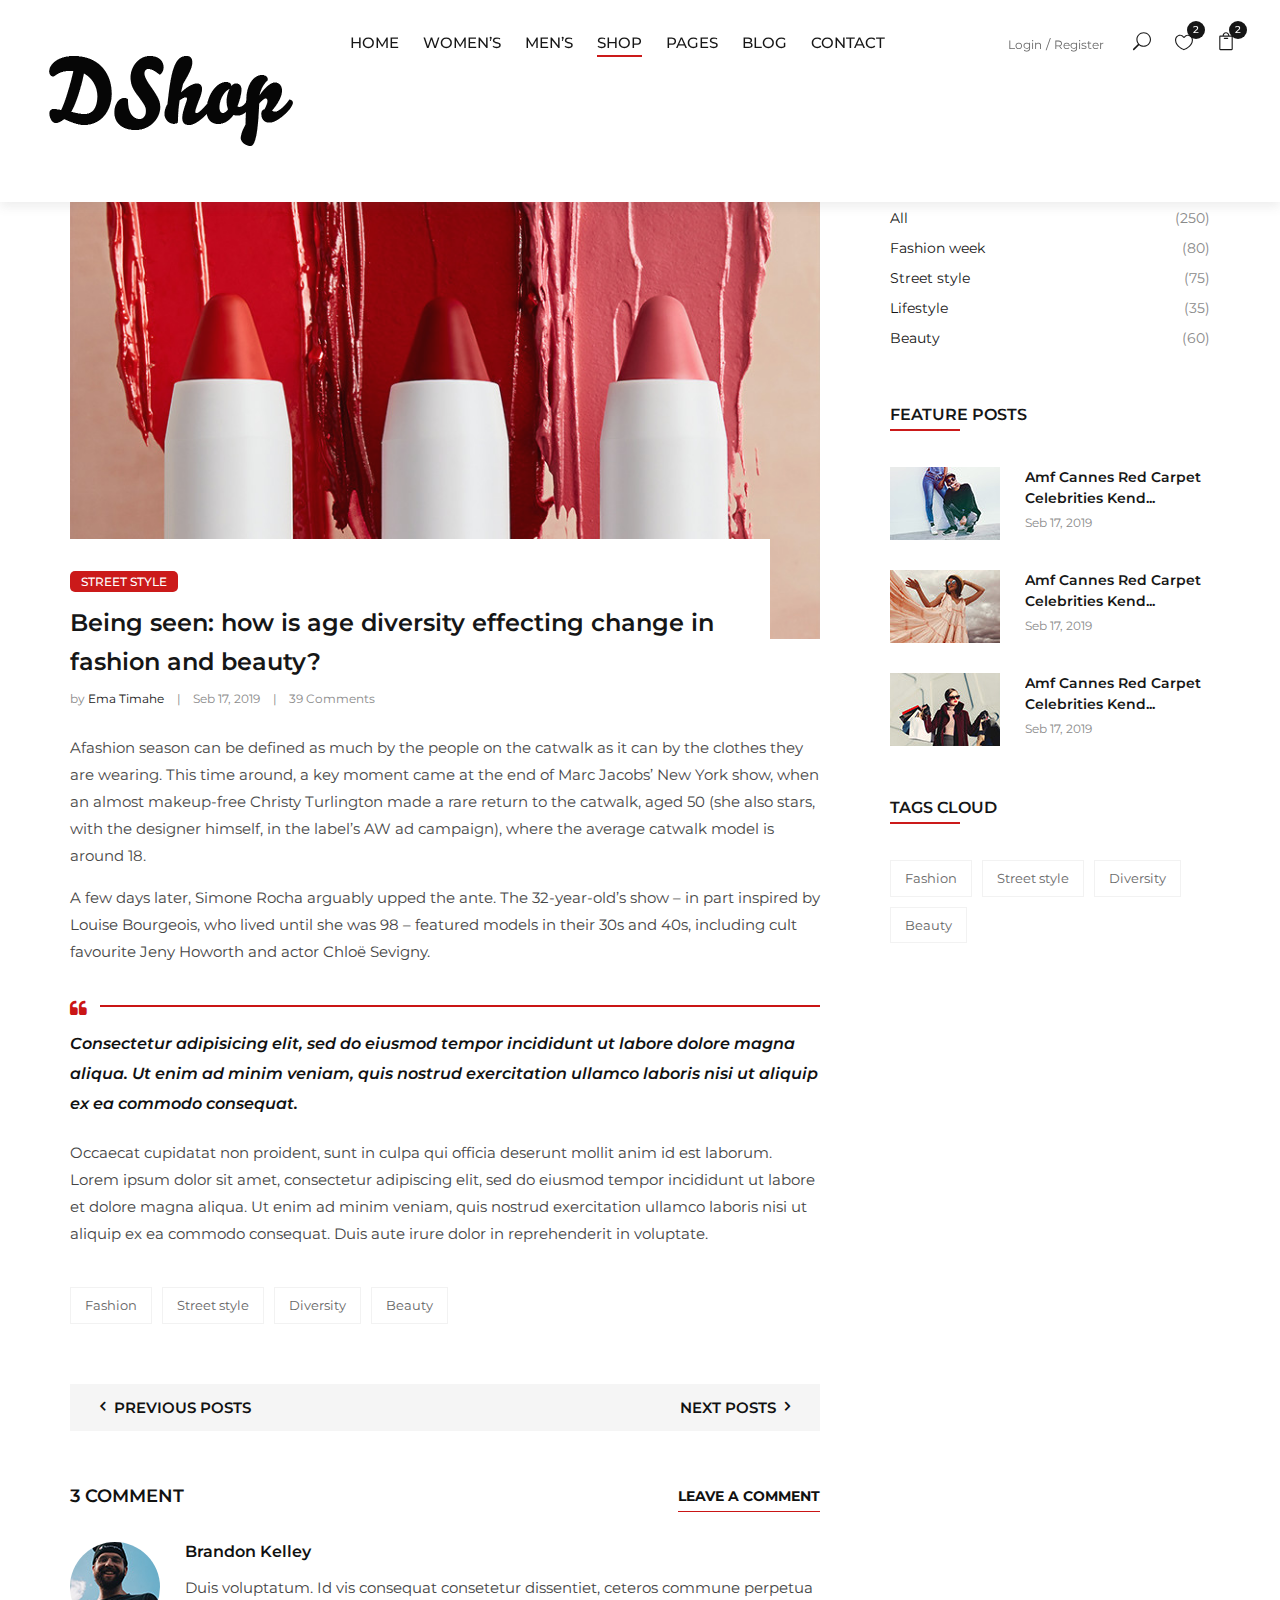
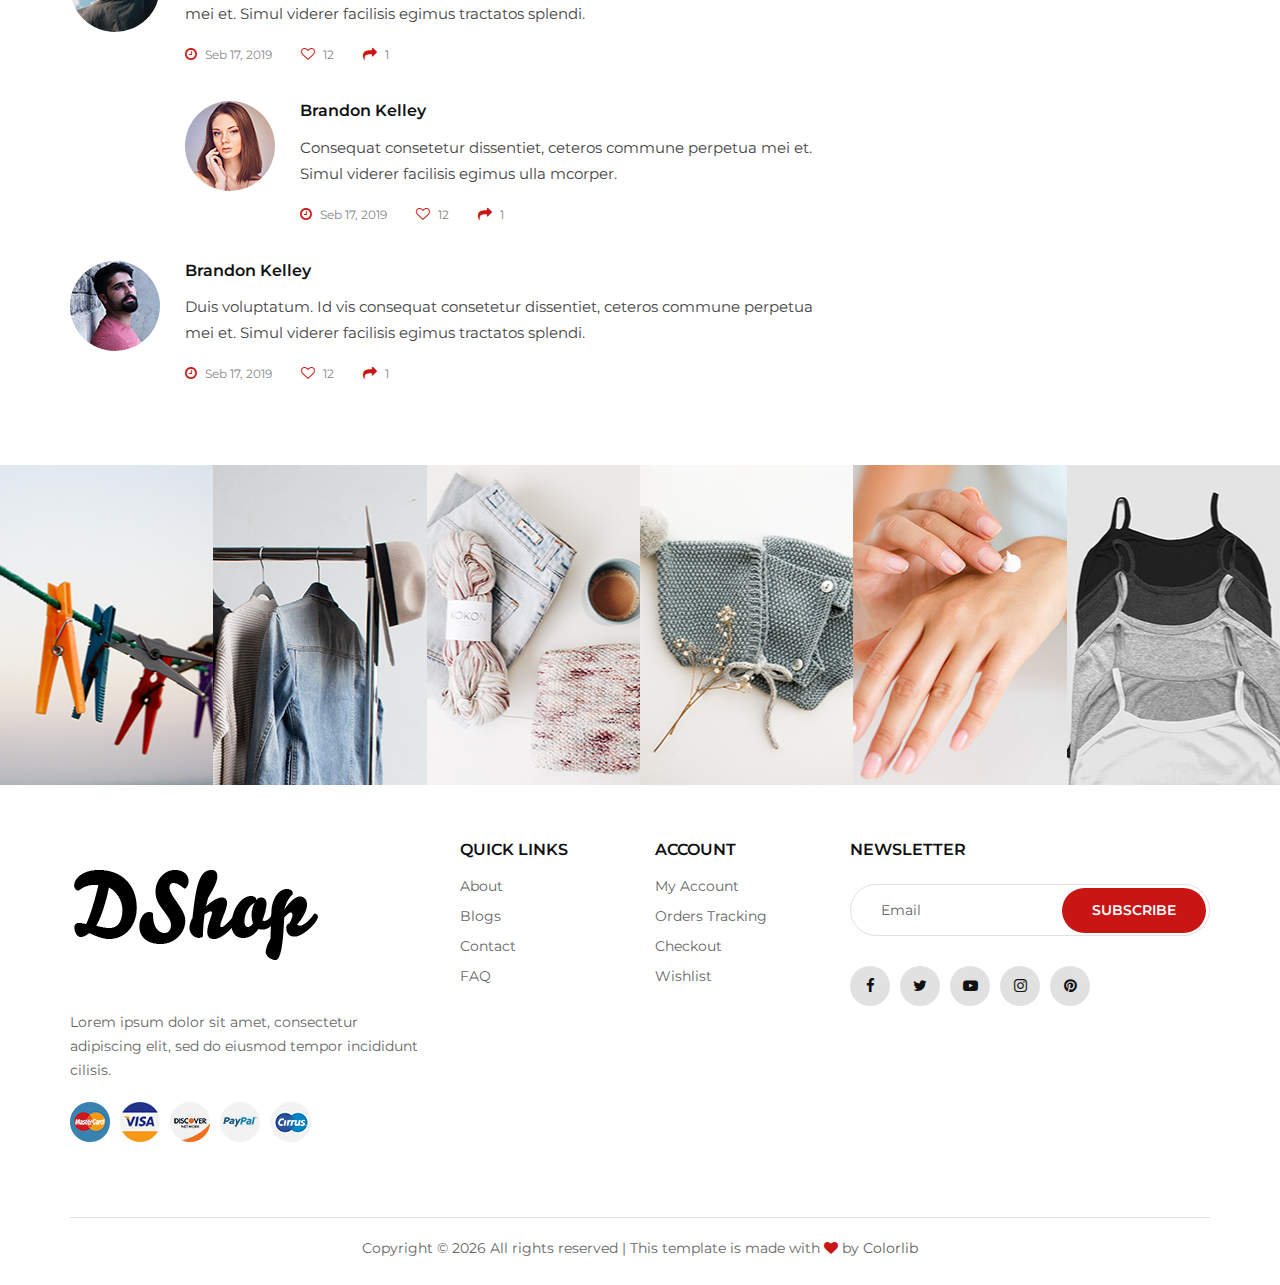
<file: blog-details.html>
<!DOCTYPE html>
<html lang="zxx">

<head>
    <meta charset="UTF-8">
    <meta name="description" content="Ashion Template">
    <meta name="keywords" content="Ashion, unica, creative, html">
    <meta name="viewport" content="width=device-width, initial-scale=1.0">
    <meta http-equiv="X-UA-Compatible" content="ie=edge">
    <title>Ashion | Template</title>

    <!-- Google Font -->
    <link href="https://fonts.googleapis.com/css2?family=Cookie&display=swap" rel="stylesheet">
    <link href="https://fonts.googleapis.com/css2?family=Montserrat:wght@400;500;600;700;800;900&display=swap"
    rel="stylesheet">

    <!-- Css Styles -->
    <link rel="stylesheet" href="css/bootstrap.min.css" type="text/css">
    <link rel="stylesheet" href="css/font-awesome.min.css" type="text/css">
    <link rel="stylesheet" href="css/elegant-icons.css" type="text/css">
    <link rel="stylesheet" href="css/jquery-ui.min.css" type="text/css">
    <link rel="stylesheet" href="css/magnific-popup.css" type="text/css">
    <link rel="stylesheet" href="css/owl.carousel.min.css" type="text/css">
    <link rel="stylesheet" href="css/slicknav.min.css" type="text/css">
    <link rel="stylesheet" href="css/style.css" type="text/css">
</head>

<body>
    <!-- Page Preloder -->
    <div id="preloder">
        <div class="loader"></div>
    </div>

    <!-- Offcanvas Menu Begin -->
    <div class="offcanvas-menu-overlay"></div>
    <div class="offcanvas-menu-wrapper">
        <div class="offcanvas__close">+</div>
        <ul class="offcanvas__widget">
            <li><span class="icon_search search-switch"></span></li>
            <li><a href="#"><span class="icon_heart_alt"></span>
                <div class="tip">2</div>
            </a></li>
            <li><a href="#"><span class="icon_bag_alt"></span>
                <div class="tip">2</div>
            </a></li>
        </ul>
        <div class="offcanvas__logo">
            <a href="./index.html"><img src="img/logo.png" alt=""></a>
        </div>
        <div id="mobile-menu-wrap"></div>
        <div class="offcanvas__auth">
            <a href="#">Login</a>
            <a href="#">Register</a>
        </div>
    </div>
    <!-- Offcanvas Menu End -->

    <!-- Header Section Begin -->
    <header class="header">
        <div class="container-fluid">
            <div class="row">
                <div class="col-xl-3 col-lg-2">
                    <div class="header__logo">
                        <a href="./index.html"><img src="img/logo.png" alt=""></a>
                    </div>
                </div>
                <div class="col-xl-6 col-lg-7">
                    <nav class="header__menu">
                        <ul>
                            <li><a href="./index.html">Home</a></li>
                            <li><a href="#">Women’s</a></li>
                            <li><a href="#">Men’s</a></li>
                            <li class="active"><a href="./shop.html">Shop</a></li>
                            <li><a href="#">Pages</a>
                                <ul class="dropdown">
                                    <li><a href="./product-details.html">Product Details</a></li>
                                    <li><a href="./shop-cart.html">Shop Cart</a></li>
                                    <li><a href="./checkout.html">Checkout</a></li>
                                    <li><a href="./blog-details.html">Blog Details</a></li>
                                </ul>
                            </li>
                            <li><a href="./blog.html">Blog</a></li>
                            <li><a href="./contact.html">Contact</a></li>
                        </ul>
                    </nav>
                </div>
                <div class="col-lg-3">
                    <div class="header__right">
                        <div class="header__right__auth">
                            <a href="#">Login</a>
                            <a href="#">Register</a>
                        </div>
                        <ul class="header__right__widget">
                            <li><span class="icon_search search-switch"></span></li>
                            <li><a href="#"><span class="icon_heart_alt"></span>
                                <div class="tip">2</div>
                            </a></li>
                            <li><a href="#"><span class="icon_bag_alt"></span>
                                <div class="tip">2</div>
                            </a></li>
                        </ul>
                    </div>
                </div>
            </div>
            <div class="canvas__open">
                <i class="fa fa-bars"></i>
            </div>
        </div>
    </header>
    <!-- Header Section End -->

    <!-- Breadcrumb Begin -->
    <div class="breadcrumb-option">
        <div class="container">
            <div class="row">
                <div class="col-lg-12">
                    <div class="breadcrumb__links">
                        <a href="./index.html"><i class="fa fa-home"></i> Home</a>
                        <a href="./blog.html">Blog</a>
                        <span>Being seen: how is age diversity effecting change in fashion and beauty?</span>
                    </div>
                </div>
            </div>
        </div>
    </div>
    <!-- Breadcrumb End -->

    <!-- Blog Details Section Begin -->
    <section class="blog-details spad">
        <div class="container">
            <div class="row">
                <div class="col-lg-8 col-md-8">
                    <div class="blog__details__content">
                        <div class="blog__details__item">
                            <img src="img/blog/details/blog-details.jpg" alt="">
                            <div class="blog__details__item__title">
                                <span class="tip">Street style</span>
                                <h4>Being seen: how is age diversity effecting change in fashion and beauty?</h4>
                                <ul>
                                    <li>by <span>Ema Timahe</span></li>
                                    <li>Seb 17, 2019</li>
                                    <li>39 Comments</li>
                                </ul>
                            </div>
                        </div>
                        <div class="blog__details__desc">
                            <p>Afashion season can be defined as much by the people on the catwalk as it can by the
                                clothes they are wearing. This time around, a key moment came at the end of Marc Jacobs’
                                New York show, when an almost makeup-free Christy Turlington made a rare return to the
                                catwalk, aged 50 (she also stars, with the designer himself, in the label’s AW ad
                            campaign), where the average catwalk model is around 18.</p>
                            <p>A few days later, Simone Rocha arguably upped the ante. The 32-year-old’s show – in part
                                inspired by Louise Bourgeois, who lived until she was 98 – featured models in their 30s
                            and 40s, including cult favourite Jeny Howorth and actor Chloë Sevigny.</p>
                        </div>
                        <div class="blog__details__quote">
                            <div class="icon"><i class="fa fa-quote-left"></i></div>
                            <p>Consectetur adipisicing elit, sed do eiusmod tempor incididunt ut labore dolore magna
                                aliqua. Ut enim ad minim veniam, quis nostrud exercitation ullamco laboris nisi ut
                            aliquip ex ea commodo consequat.</p>
                        </div>
                        <div class="blog__details__desc">
                            <p>Occaecat cupidatat non proident, sunt in culpa qui officia deserunt mollit anim id est
                                laborum. Lorem ipsum dolor sit amet, consectetur adipiscing elit, sed do eiusmod tempor
                                incididunt ut labore et dolore magna aliqua. Ut enim ad minim veniam, quis nostrud
                                exercitation ullamco laboris nisi ut aliquip ex ea commodo consequat. Duis aute irure
                            dolor in reprehenderit in voluptate.</p>
                        </div>
                        <div class="blog__details__tags">
                            <a href="#">Fashion</a>
                            <a href="#">Street style</a>
                            <a href="#">Diversity</a>
                            <a href="#">Beauty</a>
                        </div>
                        <div class="blog__details__btns">
                            <div class="row">
                                <div class="col-lg-6 col-md-6 col-sm-6">
                                    <div class="blog__details__btn__item">
                                        <h6><a href="#"><i class="fa fa-angle-left"></i> Previous posts</a></h6>
                                    </div>
                                </div>
                                <div class="col-lg-6 col-md-6 col-sm-6">
                                    <div class="blog__details__btn__item blog__details__btn__item--next">
                                        <h6><a href="#">Next posts <i class="fa fa-angle-right"></i></a></h6>
                                    </div>
                                </div>
                            </div>
                        </div>
                        <div class="blog__details__comment">
                            <h5>3 Comment</h5>
                            <a href="#" class="leave-btn">Leave a comment</a>
                            <div class="blog__comment__item">
                                <div class="blog__comment__item__pic">
                                    <img src="img/blog/details/comment-1.jpg" alt="">
                                </div>
                                <div class="blog__comment__item__text">
                                    <h6>Brandon Kelley</h6>
                                    <p>Duis voluptatum. Id vis consequat consetetur dissentiet, ceteros commune perpetua
                                    mei et. Simul viderer facilisis egimus tractatos splendi.</p>
                                    <ul>
                                        <li><i class="fa fa-clock-o"></i> Seb 17, 2019</li>
                                        <li><i class="fa fa-heart-o"></i> 12</li>
                                        <li><i class="fa fa-share"></i> 1</li>
                                    </ul>
                                </div>
                            </div>
                            <div class="blog__comment__item blog__comment__item--reply">
                                <div class="blog__comment__item__pic">
                                    <img src="img/blog/details/comment-2.jpg" alt="">
                                </div>
                                <div class="blog__comment__item__text">
                                    <h6>Brandon Kelley</h6>
                                    <p>Consequat consetetur dissentiet, ceteros commune perpetua mei et. Simul viderer
                                    facilisis egimus ulla mcorper.</p>
                                    <ul>
                                        <li><i class="fa fa-clock-o"></i> Seb 17, 2019</li>
                                        <li><i class="fa fa-heart-o"></i> 12</li>
                                        <li><i class="fa fa-share"></i> 1</li>
                                    </ul>
                                </div>
                            </div>
                            <div class="blog__comment__item">
                                <div class="blog__comment__item__pic">
                                    <img src="img/blog/details/comment-3.jpg" alt="">
                                </div>
                                <div class="blog__comment__item__text">
                                    <h6>Brandon Kelley</h6>
                                    <p>Duis voluptatum. Id vis consequat consetetur dissentiet, ceteros commune perpetua
                                    mei et. Simul viderer facilisis egimus tractatos splendi.</p>
                                    <ul>
                                        <li><i class="fa fa-clock-o"></i> Seb 17, 2019</li>
                                        <li><i class="fa fa-heart-o"></i> 12</li>
                                        <li><i class="fa fa-share"></i> 1</li>
                                    </ul>
                                </div>
                            </div>
                        </div>
                    </div>
                </div>
                <div class="col-lg-4 col-md-4">
                    <div class="blog__sidebar">
                        <div class="blog__sidebar__item">
                            <div class="section-title">
                                <h4>Categories</h4>
                            </div>
                            <ul>
                                <li><a href="#">All <span>(250)</span></a></li>
                                <li><a href="#">Fashion week <span>(80)</span></a></li>
                                <li><a href="#">Street style <span>(75)</span></a></li>
                                <li><a href="#">Lifestyle <span>(35)</span></a></li>
                                <li><a href="#">Beauty <span>(60)</span></a></li>
                            </ul>
                        </div>
                        <div class="blog__sidebar__item">
                            <div class="section-title">
                                <h4>Feature posts</h4>
                            </div>
                            <a href="#" class="blog__feature__item">
                                <div class="blog__feature__item__pic">
                                    <img src="img/blog/sidebar/fp-1.jpg" alt="">
                                </div>
                                <div class="blog__feature__item__text">
                                    <h6>Amf Cannes Red Carpet Celebrities Kend...</h6>
                                    <span>Seb 17, 2019</span>
                                </div>
                            </a>
                            <a href="#" class="blog__feature__item">
                                <div class="blog__feature__item__pic">
                                    <img src="img/blog/sidebar/fp-2.jpg" alt="">
                                </div>
                                <div class="blog__feature__item__text">
                                    <h6>Amf Cannes Red Carpet Celebrities Kend...</h6>
                                    <span>Seb 17, 2019</span>
                                </div>
                            </a>
                            <a href="#" class="blog__feature__item">
                                <div class="blog__feature__item__pic">
                                    <img src="img/blog/sidebar/fp-3.jpg" alt="">
                                </div>
                                <div class="blog__feature__item__text">
                                    <h6>Amf Cannes Red Carpet Celebrities Kend...</h6>
                                    <span>Seb 17, 2019</span>
                                </div>
                            </a>
                        </div>
                        <div class="blog__sidebar__item">
                            <div class="section-title">
                                <h4>Tags cloud</h4>
                            </div>
                            <div class="blog__sidebar__tags">
                                <a href="#">Fashion</a>
                                <a href="#">Street style</a>
                                <a href="#">Diversity</a>
                                <a href="#">Beauty</a>
                            </div>
                        </div>
                    </div>
                </div>
            </div>
        </div>
    </section>
    <!-- Blog Details Section End -->

    <!-- Instagram Begin -->
    <div class="instagram">
        <div class="container-fluid">
            <div class="row">
                <div class="col-lg-2 col-md-4 col-sm-4 col-md-6 col-sm-6 p-0">
                    <div class="instagram__item set-bg" data-setbg="img/instagram/insta-1.jpg">
                        <div class="instagram__text">
                            <i class="fa fa-instagram"></i>
                            <a href="#">@ ashion_shop</a>
                        </div>
                    </div>
                </div>
                <div class="col-lg-2 col-md-4 col-sm-4 col-md-6 col-sm-6 p-0">
                    <div class="instagram__item set-bg" data-setbg="img/instagram/insta-2.jpg">
                        <div class="instagram__text">
                            <i class="fa fa-instagram"></i>
                            <a href="#">@ ashion_shop</a>
                        </div>
                    </div>
                </div>
                <div class="col-lg-2 col-md-4 col-sm-4 col-md-6 col-sm-6 p-0">
                    <div class="instagram__item set-bg" data-setbg="img/instagram/insta-3.jpg">
                        <div class="instagram__text">
                            <i class="fa fa-instagram"></i>
                            <a href="#">@ ashion_shop</a>
                        </div>
                    </div>
                </div>
                <div class="col-lg-2 col-md-4 col-sm-4 col-md-6 col-sm-6 p-0">
                    <div class="instagram__item set-bg" data-setbg="img/instagram/insta-4.jpg">
                        <div class="instagram__text">
                            <i class="fa fa-instagram"></i>
                            <a href="#">@ ashion_shop</a>
                        </div>
                    </div>
                </div>
                <div class="col-lg-2 col-md-4 col-sm-4 col-md-6 col-sm-6 p-0">
                    <div class="instagram__item set-bg" data-setbg="img/instagram/insta-5.jpg">
                        <div class="instagram__text">
                            <i class="fa fa-instagram"></i>
                            <a href="#">@ ashion_shop</a>
                        </div>
                    </div>
                </div>
                <div class="col-lg-2 col-md-4 col-sm-4 col-md-6 col-sm-6 p-0">
                    <div class="instagram__item set-bg" data-setbg="img/instagram/insta-6.jpg">
                        <div class="instagram__text">
                            <i class="fa fa-instagram"></i>
                            <a href="#">@ ashion_shop</a>
                        </div>
                    </div>
                </div>
            </div>
        </div>
    </div>
    <!-- Instagram End -->

    <!-- Footer Section Begin -->
    <footer class="footer">
        <div class="container">
            <div class="row">
                <div class="col-lg-4 col-md-6 col-sm-7">
                    <div class="footer__about">
                        <div class="footer__logo">
                            <a href="./index.html"><img src="img/logo.png" alt=""></a>
                        </div>
                        <p>Lorem ipsum dolor sit amet, consectetur adipiscing elit, sed do eiusmod tempor incididunt
                        cilisis.</p>
                        <div class="footer__payment">
                            <a href="#"><img src="img/payment/payment-1.png" alt=""></a>
                            <a href="#"><img src="img/payment/payment-2.png" alt=""></a>
                            <a href="#"><img src="img/payment/payment-3.png" alt=""></a>
                            <a href="#"><img src="img/payment/payment-4.png" alt=""></a>
                            <a href="#"><img src="img/payment/payment-5.png" alt=""></a>
                        </div>
                    </div>
                </div>
                <div class="col-lg-2 col-md-3 col-sm-5">
                    <div class="footer__widget">
                        <h6>Quick links</h6>
                        <ul>
                            <li><a href="#">About</a></li>
                            <li><a href="#">Blogs</a></li>
                            <li><a href="#">Contact</a></li>
                            <li><a href="#">FAQ</a></li>
                        </ul>
                    </div>
                </div>
                <div class="col-lg-2 col-md-3 col-sm-4">
                    <div class="footer__widget">
                        <h6>Account</h6>
                        <ul>
                            <li><a href="#">My Account</a></li>
                            <li><a href="#">Orders Tracking</a></li>
                            <li><a href="#">Checkout</a></li>
                            <li><a href="#">Wishlist</a></li>
                        </ul>
                    </div>
                </div>
                <div class="col-lg-4 col-md-8 col-sm-8">
                    <div class="footer__newslatter">
                        <h6>NEWSLETTER</h6>
                        <form action="#">
                            <input type="text" placeholder="Email">
                            <button type="submit" class="site-btn">Subscribe</button>
                        </form>
                        <div class="footer__social">
                            <a href="#"><i class="fa fa-facebook"></i></a>
                            <a href="#"><i class="fa fa-twitter"></i></a>
                            <a href="#"><i class="fa fa-youtube-play"></i></a>
                            <a href="#"><i class="fa fa-instagram"></i></a>
                            <a href="#"><i class="fa fa-pinterest"></i></a>
                        </div>
                    </div>
                </div>
            </div>
            <div class="row">
                <div class="col-lg-12">
                    <!-- Link back to Colorlib can't be removed. Template is licensed under CC BY 3.0. -->
                    <div class="footer__copyright__text">
                        <p>Copyright &copy; <script>document.write(new Date().getFullYear());</script> All rights reserved | This template is made with <i class="fa fa-heart" aria-hidden="true"></i> by <a href="https://colorlib.com" target="_blank">Colorlib</a></p>
                    </div>
                    <!-- Link back to Colorlib can't be removed. Template is licensed under CC BY 3.0. -->
                </div>
            </div>
        </div>
    </footer>
    <!-- Footer Section End -->

    <!-- Search Begin -->
    <div class="search-model">
        <div class="h-100 d-flex align-items-center justify-content-center">
            <div class="search-close-switch">+</div>
            <form class="search-model-form">
                <input type="text" id="search-input" placeholder="Search here.....">
            </form>
        </div>
    </div>
    <!-- Search End -->

    <!-- Js Plugins -->
    <script src="js/jquery-3.3.1.min.js"></script>
    <script src="js/bootstrap.min.js"></script>
    <script src="js/jquery.magnific-popup.min.js"></script>
    <script src="js/jquery-ui.min.js"></script>
    <script src="js/mixitup.min.js"></script>
    <script src="js/jquery.countdown.min.js"></script>
    <script src="js/jquery.slicknav.js"></script>
    <script src="js/owl.carousel.min.js"></script>
    <script src="js/jquery.nicescroll.min.js"></script>
    <script src="js/main.js"></script>
</body>

</html>
</file>
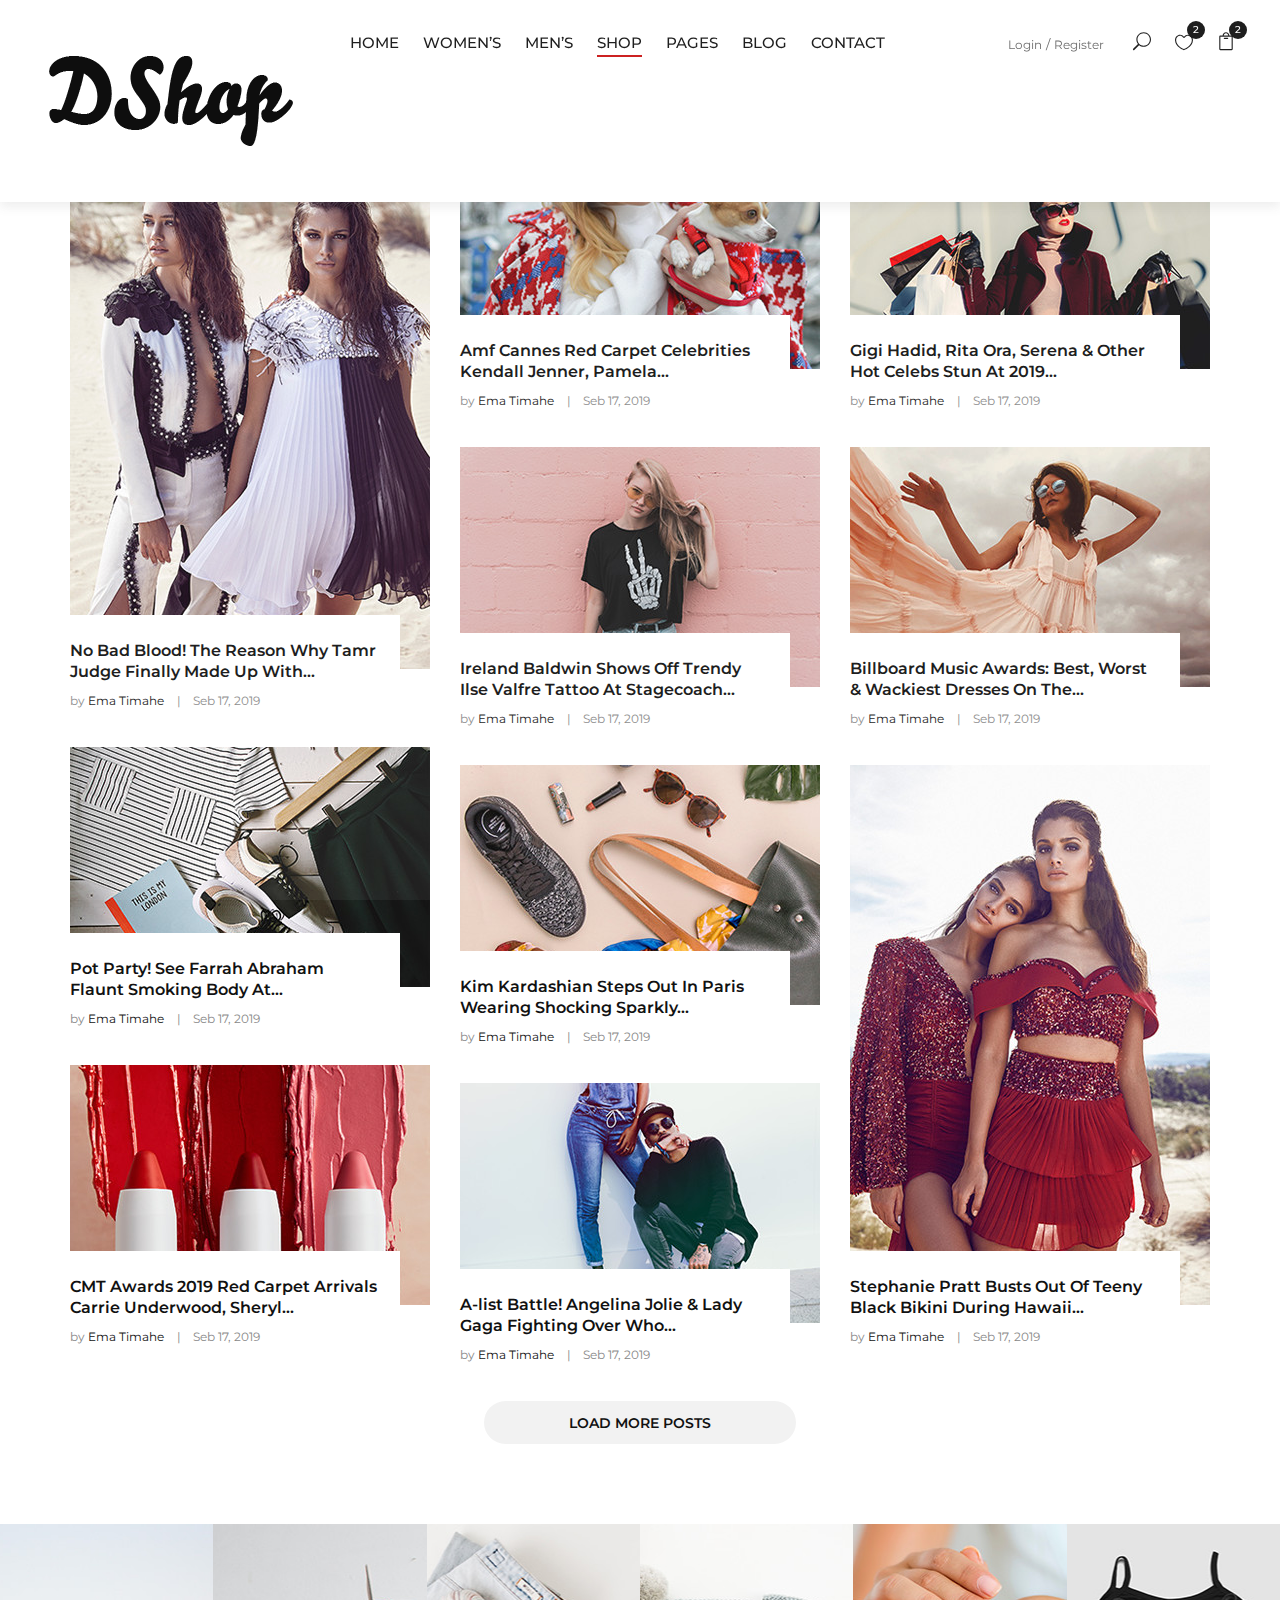
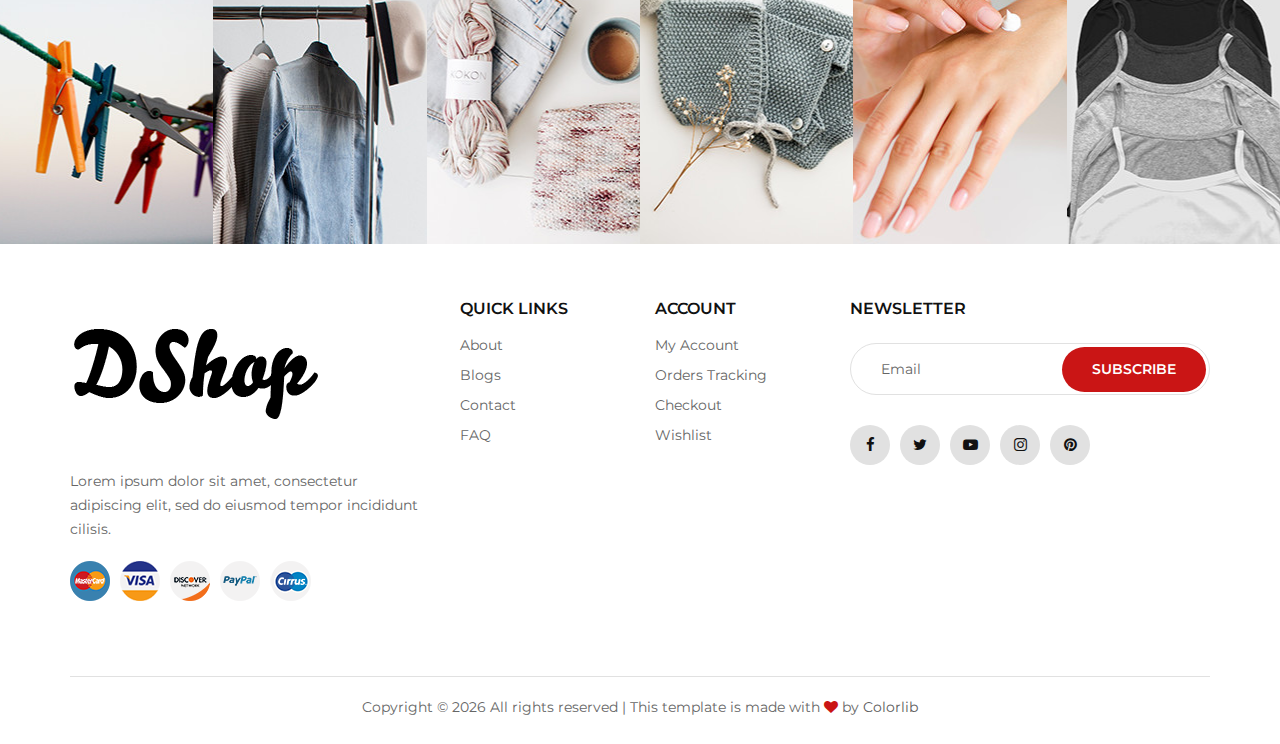
<file: blog.html>
<!DOCTYPE html>
<html lang="zxx">

<head>
    <meta charset="UTF-8">
    <meta name="description" content="Ashion Template">
    <meta name="keywords" content="Ashion, unica, creative, html">
    <meta name="viewport" content="width=device-width, initial-scale=1.0">
    <meta http-equiv="X-UA-Compatible" content="ie=edge">
    <title>Ashion | Template</title>

    <!-- Google Font -->
    <link href="https://fonts.googleapis.com/css2?family=Cookie&display=swap" rel="stylesheet">
    <link href="https://fonts.googleapis.com/css2?family=Montserrat:wght@400;500;600;700;800;900&display=swap"
    rel="stylesheet">

    <!-- Css Styles -->
    <link rel="stylesheet" href="css/bootstrap.min.css" type="text/css">
    <link rel="stylesheet" href="css/font-awesome.min.css" type="text/css">
    <link rel="stylesheet" href="css/elegant-icons.css" type="text/css">
    <link rel="stylesheet" href="css/jquery-ui.min.css" type="text/css">
    <link rel="stylesheet" href="css/magnific-popup.css" type="text/css">
    <link rel="stylesheet" href="css/owl.carousel.min.css" type="text/css">
    <link rel="stylesheet" href="css/slicknav.min.css" type="text/css">
    <link rel="stylesheet" href="css/style.css" type="text/css">
</head>

<body>
    <!-- Page Preloder -->
    <div id="preloder">
        <div class="loader"></div>
    </div>

    <!-- Offcanvas Menu Begin -->
    <div class="offcanvas-menu-overlay"></div>
    <div class="offcanvas-menu-wrapper">
        <div class="offcanvas__close">+</div>
        <ul class="offcanvas__widget">
            <li><span class="icon_search search-switch"></span></li>
            <li><a href="#"><span class="icon_heart_alt"></span>
                <div class="tip">2</div>
            </a></li>
            <li><a href="#"><span class="icon_bag_alt"></span>
                <div class="tip">2</div>
            </a></li>
        </ul>
        <div class="offcanvas__logo">
            <a href="./index.html"><img src="img/logo.png" alt=""></a>
        </div>
        <div id="mobile-menu-wrap"></div>
        <div class="offcanvas__auth">
            <a href="#">Login</a>
            <a href="#">Register</a>
        </div>
    </div>
    <!-- Offcanvas Menu End -->

    <!-- Header Section Begin -->
    <header class="header">
        <div class="container-fluid">
            <div class="row">
                <div class="col-xl-3 col-lg-2">
                    <div class="header__logo">
                        <a href="./index.html"><img src="img/logo.png" alt=""></a>
                    </div>
                </div>
                <div class="col-xl-6 col-lg-7">
                    <nav class="header__menu">
                        <ul>
                            <li><a href="./index.html">Home</a></li>
                            <li><a href="#">Women’s</a></li>
                            <li><a href="#">Men’s</a></li>
                            <li class="active"><a href="./shop.html">Shop</a></li>
                            <li><a href="#">Pages</a>
                                <ul class="dropdown">
                                    <li><a href="./product-details.html">Product Details</a></li>
                                    <li><a href="./shop-cart.html">Shop Cart</a></li>
                                    <li><a href="./checkout.html">Checkout</a></li>
                                    <li><a href="./blog-details.html">Blog Details</a></li>
                                </ul>
                            </li>
                            <li><a href="./blog.html">Blog</a></li>
                            <li><a href="./contact.html">Contact</a></li>
                        </ul>
                    </nav>
                </div>
                <div class="col-lg-3">
                    <div class="header__right">
                        <div class="header__right__auth">
                            <a href="#">Login</a>
                            <a href="#">Register</a>
                        </div>
                        <ul class="header__right__widget">
                            <li><span class="icon_search search-switch"></span></li>
                            <li><a href="#"><span class="icon_heart_alt"></span>
                                <div class="tip">2</div>
                            </a></li>
                            <li><a href="#"><span class="icon_bag_alt"></span>
                                <div class="tip">2</div>
                            </a></li>
                        </ul>
                    </div>
                </div>
            </div>
            <div class="canvas__open">
                <i class="fa fa-bars"></i>
            </div>
        </div>
    </header>
    <!-- Header Section End -->

    <!-- Breadcrumb Begin -->
    <div class="breadcrumb-option">
        <div class="container">
            <div class="row">
                <div class="col-lg-12">
                    <div class="breadcrumb__links">
                        <a href="./index.html"><i class="fa fa-home"></i> Home</a>
                        <span>Blog</span>
                    </div>
                </div>
            </div>
        </div>
    </div>
    <!-- Breadcrumb End -->

    <!-- Blog Section Begin -->
    <section class="blog spad">
        <div class="container">
            <div class="row">
                <div class="col-lg-4 col-md-4 col-sm-6">
                    <div class="blog__item">
                        <div class="blog__item__pic large__item set-bg" data-setbg="img/blog/blog-1.jpg"></div>
                        <div class="blog__item__text">
                            <h6><a href="#">No Bad Blood! The Reason Why Tamr Judge Finally Made Up With...</a></h6>
                            <ul>
                                <li>by <span>Ema Timahe</span></li>
                                <li>Seb 17, 2019</li>
                            </ul>
                        </div>
                    </div>
                    <div class="blog__item">
                        <div class="blog__item__pic set-bg" data-setbg="img/blog/blog-7.jpg"></div>
                        <div class="blog__item__text">
                            <h6><a href="#">Pot Party! See Farrah Abraham Flaunt Smoking Body At...</a></h6>
                            <ul>
                                <li>by <span>Ema Timahe</span></li>
                                <li>Seb 17, 2019</li>
                            </ul>
                        </div>
                    </div>
                    <div class="blog__item">
                        <div class="blog__item__pic set-bg" data-setbg="img/blog/blog-9.jpg"></div>
                        <div class="blog__item__text">
                            <h6><a href="#">CMT Awards 2019 Red Carpet Arrivals Carrie Underwood, Sheryl...</a></h6>
                            <ul>
                                <li>by <span>Ema Timahe</span></li>
                                <li>Seb 17, 2019</li>
                            </ul>
                        </div>
                    </div>
                </div>
                <div class="col-lg-4 col-md-4 col-sm-6">
                    <div class="blog__item">
                        <div class="blog__item__pic set-bg" data-setbg="img/blog/blog-2.jpg"></div>
                        <div class="blog__item__text">
                            <h6><a href="#">Amf Cannes Red Carpet Celebrities Kendall Jenner, Pamela...</a></h6>
                            <ul>
                                <li>by <span>Ema Timahe</span></li>
                                <li>Seb 17, 2019</li>
                            </ul>
                        </div>
                    </div>
                    <div class="blog__item">
                        <div class="blog__item__pic set-bg" data-setbg="img/blog/blog-4.jpg"></div>
                        <div class="blog__item__text">
                            <h6><a href="#">Ireland Baldwin Shows Off Trendy Ilse Valfre Tattoo At Stagecoach...</a>
                            </h6>
                            <ul>
                                <li>by <span>Ema Timahe</span></li>
                                <li>Seb 17, 2019</li>
                            </ul>
                        </div>
                    </div>
                    <div class="blog__item">
                        <div class="blog__item__pic set-bg" data-setbg="img/blog/blog-8.jpg"></div>
                        <div class="blog__item__text">
                            <h6><a href="#">Kim Kardashian Steps Out In Paris Wearing Shocking Sparkly...</a></h6>
                            <ul>
                                <li>by <span>Ema Timahe</span></li>
                                <li>Seb 17, 2019</li>
                            </ul>
                        </div>
                    </div>
                    <div class="blog__item">
                        <div class="blog__item__pic set-bg" data-setbg="img/blog/blog-10.jpg"></div>
                        <div class="blog__item__text">
                            <h6><a href="#">A-list Battle! Angelina Jolie & Lady Gaga Fighting Over Who...</a></h6>
                            <ul>
                                <li>by <span>Ema Timahe</span></li>
                                <li>Seb 17, 2019</li>
                            </ul>
                        </div>
                    </div>
                </div>
                <div class="col-lg-4 col-md-4 col-sm-6">
                    <div class="blog__item">
                        <div class="blog__item__pic set-bg" data-setbg="img/blog/blog-3.jpg"></div>
                        <div class="blog__item__text">
                            <h6><a href="#">Gigi Hadid, Rita Ora, Serena & Other Hot Celebs Stun At 2019...</a></h6>
                            <ul>
                                <li>by <span>Ema Timahe</span></li>
                                <li>Seb 17, 2019</li>
                            </ul>
                        </div>
                    </div>
                    <div class="blog__item">
                        <div class="blog__item__pic set-bg" data-setbg="img/blog/blog-5.jpg"></div>
                        <div class="blog__item__text">
                            <h6><a href="#">Billboard Music Awards: Best, Worst & Wackiest Dresses On The...</a></h6>
                            <ul>
                                <li>by <span>Ema Timahe</span></li>
                                <li>Seb 17, 2019</li>
                            </ul>
                        </div>
                    </div>
                    <div class="blog__item">
                        <div class="blog__item__pic large__item set-bg" data-setbg="img/blog/blog-6.jpg"></div>
                        <div class="blog__item__text">
                            <h6><a href="#">Stephanie Pratt Busts Out Of Teeny Black Bikini During Hawaii...</a></h6>
                            <ul>
                                <li>by <span>Ema Timahe</span></li>
                                <li>Seb 17, 2019</li>
                            </ul>
                        </div>
                    </div>
                </div>
                <div class="col-lg-12 text-center">
                    <a href="#" class="primary-btn load-btn">Load more posts</a>
                </div>
            </div>
        </div>
    </section>
    <!-- Blog Section End -->

    <!-- Instagram Begin -->
    <div class="instagram">
        <div class="container-fluid">
            <div class="row">
                <div class="col-lg-2 col-md-4 col-sm-4 p-0">
                    <div class="instagram__item set-bg" data-setbg="img/instagram/insta-1.jpg">
                        <div class="instagram__text">
                            <i class="fa fa-instagram"></i>
                            <a href="#">@ ashion_shop</a>
                        </div>
                    </div>
                </div>
                <div class="col-lg-2 col-md-4 col-sm-4 p-0">
                    <div class="instagram__item set-bg" data-setbg="img/instagram/insta-2.jpg">
                        <div class="instagram__text">
                            <i class="fa fa-instagram"></i>
                            <a href="#">@ ashion_shop</a>
                        </div>
                    </div>
                </div>
                <div class="col-lg-2 col-md-4 col-sm-4 p-0">
                    <div class="instagram__item set-bg" data-setbg="img/instagram/insta-3.jpg">
                        <div class="instagram__text">
                            <i class="fa fa-instagram"></i>
                            <a href="#">@ ashion_shop</a>
                        </div>
                    </div>
                </div>
                <div class="col-lg-2 col-md-4 col-sm-4 p-0">
                    <div class="instagram__item set-bg" data-setbg="img/instagram/insta-4.jpg">
                        <div class="instagram__text">
                            <i class="fa fa-instagram"></i>
                            <a href="#">@ ashion_shop</a>
                        </div>
                    </div>
                </div>
                <div class="col-lg-2 col-md-4 col-sm-4 p-0">
                    <div class="instagram__item set-bg" data-setbg="img/instagram/insta-5.jpg">
                        <div class="instagram__text">
                            <i class="fa fa-instagram"></i>
                            <a href="#">@ ashion_shop</a>
                        </div>
                    </div>
                </div>
                <div class="col-lg-2 col-md-4 col-sm-4 p-0">
                    <div class="instagram__item set-bg" data-setbg="img/instagram/insta-6.jpg">
                        <div class="instagram__text">
                            <i class="fa fa-instagram"></i>
                            <a href="#">@ ashion_shop</a>
                        </div>
                    </div>
                </div>
            </div>
        </div>
    </div>
    <!-- Instagram End -->

    <!-- Footer Section Begin -->
    <footer class="footer">
        <div class="container">
            <div class="row">
                <div class="col-lg-4 col-md-6 col-sm-7">
                    <div class="footer__about">
                        <div class="footer__logo">
                            <a href="./index.html"><img src="img/logo.png" alt=""></a>
                        </div>
                        <p>Lorem ipsum dolor sit amet, consectetur adipiscing elit, sed do eiusmod tempor incididunt
                        cilisis.</p>
                        <div class="footer__payment">
                            <a href="#"><img src="img/payment/payment-1.png" alt=""></a>
                            <a href="#"><img src="img/payment/payment-2.png" alt=""></a>
                            <a href="#"><img src="img/payment/payment-3.png" alt=""></a>
                            <a href="#"><img src="img/payment/payment-4.png" alt=""></a>
                            <a href="#"><img src="img/payment/payment-5.png" alt=""></a>
                        </div>
                    </div>
                </div>
                <div class="col-lg-2 col-md-3 col-sm-5">
                    <div class="footer__widget">
                        <h6>Quick links</h6>
                        <ul>
                            <li><a href="#">About</a></li>
                            <li><a href="#">Blogs</a></li>
                            <li><a href="#">Contact</a></li>
                            <li><a href="#">FAQ</a></li>
                        </ul>
                    </div>
                </div>
                <div class="col-lg-2 col-md-3 col-sm-4">
                    <div class="footer__widget">
                        <h6>Account</h6>
                        <ul>
                            <li><a href="#">My Account</a></li>
                            <li><a href="#">Orders Tracking</a></li>
                            <li><a href="#">Checkout</a></li>
                            <li><a href="#">Wishlist</a></li>
                        </ul>
                    </div>
                </div>
                <div class="col-lg-4 col-md-8 col-sm-8">
                    <div class="footer__newslatter">
                        <h6>NEWSLETTER</h6>
                        <form action="#">
                            <input type="text" placeholder="Email">
                            <button type="submit" class="site-btn">Subscribe</button>
                        </form>
                        <div class="footer__social">
                            <a href="#"><i class="fa fa-facebook"></i></a>
                            <a href="#"><i class="fa fa-twitter"></i></a>
                            <a href="#"><i class="fa fa-youtube-play"></i></a>
                            <a href="#"><i class="fa fa-instagram"></i></a>
                            <a href="#"><i class="fa fa-pinterest"></i></a>
                        </div>
                    </div>
                </div>
            </div>
            <div class="row">
                <div class="col-lg-12">
                    <!-- Link back to Colorlib can't be removed. Template is licensed under CC BY 3.0. -->
                    <div class="footer__copyright__text">
                        <p>Copyright &copy; <script>document.write(new Date().getFullYear());</script> All rights reserved | This template is made with <i class="fa fa-heart" aria-hidden="true"></i> by <a href="https://colorlib.com" target="_blank">Colorlib</a></p>
                    </div>
                    <!-- Link back to Colorlib can't be removed. Template is licensed under CC BY 3.0. -->
                </div>
            </div>
        </div>
    </footer>
    <!-- Footer Section End -->

    <!-- Search Begin -->
    <div class="search-model">
        <div class="h-100 d-flex align-items-center justify-content-center">
            <div class="search-close-switch">+</div>
            <form class="search-model-form">
                <input type="text" id="search-input" placeholder="Search here.....">
            </form>
        </div>
    </div>
    <!-- Search End -->

    <!-- Js Plugins -->
    <script src="js/jquery-3.3.1.min.js"></script>
    <script src="js/bootstrap.min.js"></script>
    <script src="js/jquery.magnific-popup.min.js"></script>
    <script src="js/jquery-ui.min.js"></script>
    <script src="js/mixitup.min.js"></script>
    <script src="js/jquery.countdown.min.js"></script>
    <script src="js/jquery.slicknav.js"></script>
    <script src="js/owl.carousel.min.js"></script>
    <script src="js/jquery.nicescroll.min.js"></script>
    <script src="js/main.js"></script>
</body>

</html>
</file>
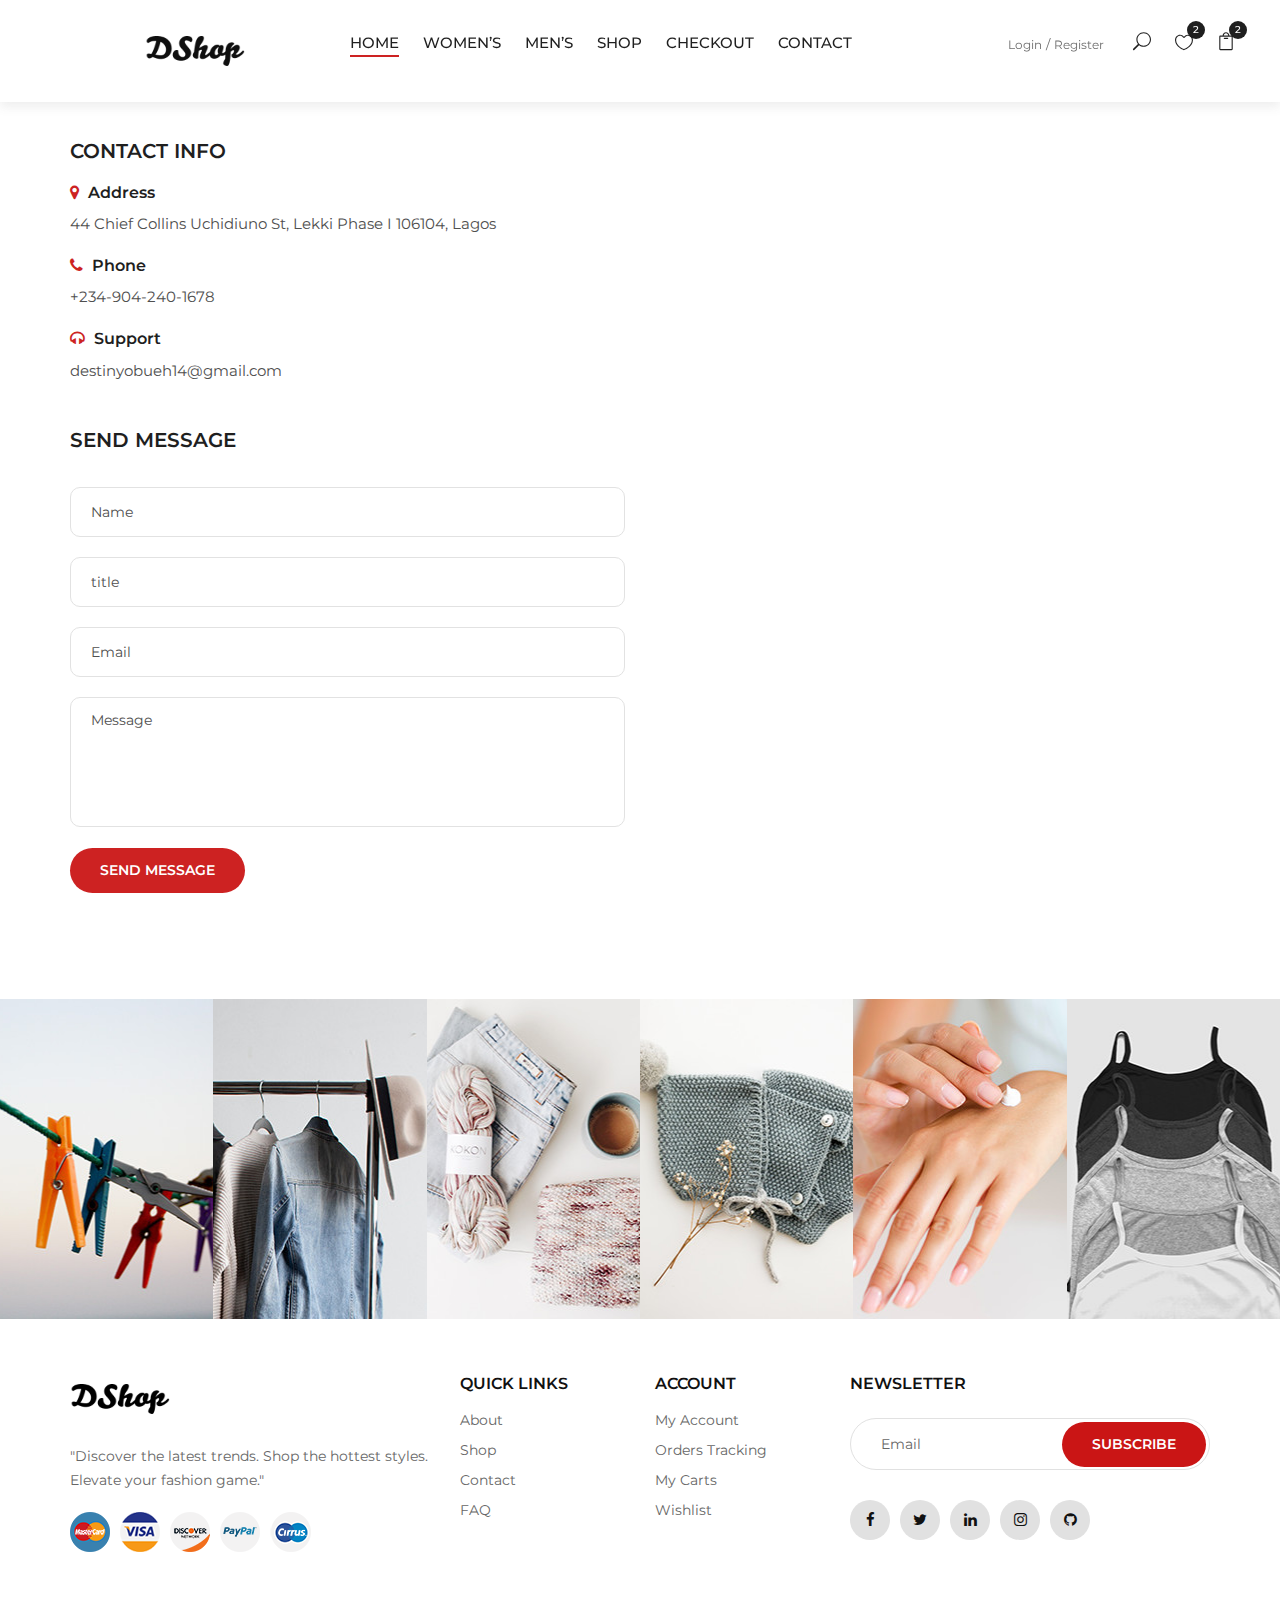
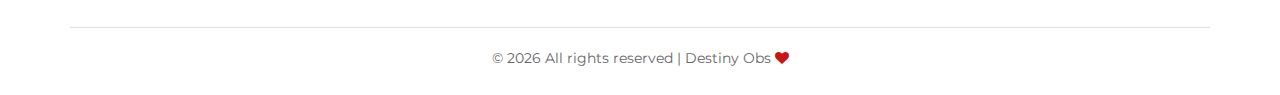
<file: contact.html>
<!DOCTYPE html>
<html lang="zxx">

<head>
    <meta charset="UTF-8">
    <meta name="description" content="Ashion Template">
    <meta name="keywords" content="Ashion, unica, creative, html">
    <meta name="viewport" content="width=device-width, initial-scale=1.0">
    <meta http-equiv="X-UA-Compatible" content="ie=edge">
    <title>Contact Us</title>

    <link rel="icon" type="image/png" href="img/logoC.png">

    <!-- Google Font -->
    <link href="https://fonts.googleapis.com/css2?family=Cookie&display=swap" rel="stylesheet">
    <link href="https://fonts.googleapis.com/css2?family=Montserrat:wght@400;500;600;700;800;900&display=swap"
    rel="stylesheet">

    <!-- Css Styles -->
    <link rel="stylesheet" href="css/bootstrap.min.css" type="text/css">
    <link rel="stylesheet" href="css/font-awesome.min.css" type="text/css">
    <link rel="stylesheet" href="css/elegant-icons.css" type="text/css">
    <link rel="stylesheet" href="css/jquery-ui.min.css" type="text/css">
    <link rel="stylesheet" href="css/magnific-popup.css" type="text/css">
    <link rel="stylesheet" href="css/owl.carousel.min.css" type="text/css">
    <link rel="stylesheet" href="css/slicknav.min.css" type="text/css">
    <link rel="stylesheet" href="css/style.css" type="text/css">
</head>

<body>
    <!-- Page Preloder -->
    <div id="preloder">
        <div class="loader"></div>
    </div>

    <!-- Offcanvas Menu Begin -->
    <div class="offcanvas-menu-overlay"></div>
    <div class="offcanvas-menu-wrapper" style="margin-top: 90px;" >
        <div class="offcanvas__close">+</div>
        <ul class="offcanvas__widget">
            <li><span class="icon_search search-switch"></span></li>
            <li><a href="./wishlists.html"><span class="icon_heart_alt"></span>
                <div class="tip">2</div>
            </a></li>
            <li><a href="./shop-cart.html"><span class="icon_bag_alt"></span>
                <div class="tip">2</div>
            </a></li>
        </ul>
        <div class="offcanvas__logo">
            <a  href="./index.html"><img src="img/logo.png" alt=""></a>
        </div>
        <div id="mobile-menu-wrap"></div>
        <div class="offcanvas__auth">
            <a href="LoginLogout.html">Login</a>
            <a href="LoginLogout.html#target-section1">Register</a>
        </div>
    </div>
    <!-- Offcanvas Menu End -->

    <!-- Header Section Begin -->
    <header class="header">
        <div class="container-fluid">
            <div class="row">
                <div class="col-xl-3 col-lg-2">
                    <div class="header__logo">
                        <a href="./index.html"><img style="height: 50px; width: 100px; margin-left: 100px;" src="img/logo.png" alt=""></a>
                    </div>
                </div>
                <div class="col-xl-6 col-lg-7">
                    <nav class="header__menu">
                        <ul>
                            <li class="active"><a href="./index.html">Home</a></li>
                            <li><a href="shop.html#women">Women’s</a></li>
                            <li><a href="shop.html#men">Men’s</a></li>
                            <li><a href="./shop.html">Shop</a></li>
                            <li><a href="./checkout.html">Checkout</a></li>
                            <!-- <li><a href="./blog.html">Blog</a></li> -->
                            <li><a href="./contact.html">Contact</a></li>
                        </ul>
                    </nav>
                </div>
                <div class="col-lg-3">
                    <div class="header__right">
                        <div class="header__right__auth">
                            <a href="./LoginLogout.html">Login</a>
                            <a href="./LoginLogout.html">Register</a>
                        </div>
                        <ul class="header__right__widget">
                            <li><span class="icon_search search-switch"></span></li>
                            <li><a href="./wishlists.html"><span class="icon_heart_alt"></span>
                                <div class="tip">2</div>
                            </a></li>
                            <li><a href="./shop-cart.html"><span class="icon_bag_alt"></span>
                                <div class="tip">2</div>
                            </a></li>
                        </ul>
                    </div>
                </div>
            </div>
            <div class="canvas__open">
                <i class="fa fa-bars"></i>
            </div>
        </div>
    </header>
    <!-- Header Section End -->

    <!-- Breadcrumb Begin -->
    <div class="breadcrumb-option">
        <div class="container">
            <div class="row">
                <div class="col-lg-12">
                    <div class="breadcrumb__links">
                        <a href="./index.html"><i class="fa fa-home"></i> Home</a>
                        <span>Contact</span>
                    </div>
                </div>
            </div>
        </div>
    </div>
    <!-- Breadcrumb End -->

    <!-- Contact Section Begin -->
    <section class="contact spad">
        <div class="container">
            <div class="row">
                <div class="col-lg-6 col-md-6">
                    <div class="contact__content">
                        <div class="contact__address">
                            <h5>Contact info</h5>
                            <ul>
                                <li>
                                    <h6><i class="fa fa-map-marker"></i> Address</h6>
                                    <p>44 Chief Collins Uchidiuno St, Lekki Phase I 106104, Lagos</p>
                                </li>
                                <li>
                                    <h6><i class="fa fa-phone"></i> Phone</h6>
                                    <p><span>+234-904-240-1678</span></p>
                                </li>
                                <li>
                                    <h6><i class="fa fa-headphones"></i> Support</h6>
                                    <p>destinyobueh14@gmail.com</p>
                                </li>
                            </ul>
                        </div>
                        <div class="contact__form">
                            <h5>SEND MESSAGE</h5>
                            <form action="#">
                                <input type="text" placeholder="Name">
                                <input type="text" placeholder="title">
                                <input type="email" placeholder="Email">
                                <textarea placeholder="Message"></textarea>
                                <button type="submit" class="site-btn">Send Message</button>
                            </form>
                        </div>
                    </div>
                </div>
                <div class="col-lg-6 col-md-6">
                    <div class="contact__map">
                        <iframe
                        src="https://www.google.com/maps/embed?pb=!1m18!1m12!1m3!1d3964.6482254551292!2d3.4736622174438474!3d6.439202399999997!2m3!1f0!2f0!3f0!3m2!1i1024!2i768!4f13.1!3m3!1m2!1s0x103bf44b45f69371%3A0x97e56606c6e46923!2s44%20Chief%20Collins%20Uchidiuno%20St%2C%20Lekki%20Phase%20I%20106104%2C%20Lagos!5e0!3m2!1sen!2sng!4v1686898957651!5m2!1sen!2sng"
                        height="780" style="border:0" allowfullscreen="">
                    </iframe>
                </div>
            </div>
        </div>
    </div>
</section>
<!-- Contact Section End -->

<!-- Instagram Begin -->
<div class="instagram">
    <div class="container-fluid">
        <div class="row">
            <div class="col-lg-2 col-md-4 col-sm-4 p-0">
                <a href="https://instagram.com/d.t.w_Destiny_Obs/">
                <div class="instagram__item set-bg" data-setbg="img/instagram/insta-1.jpg">
                    <div class="instagram__text">
                        <i class="fa fa-instagram"></i>
                        <a href="https://instagram.com/d.t.w_Destiny_Obs/">@ Destiny Obs</a>
                    </div>
                </div>
            </a>
            </div>
            <div class="col-lg-2 col-md-4 col-sm-4 p-0">
                <a href="https://instagram.com/d.t.w_Destiny_Obs/">
                <div class="instagram__item set-bg" data-setbg="img/instagram/insta-2.jpg">
                    <div class="instagram__text">
                        <i class="fa fa-instagram"></i>
                        <a href="https://instagram.com/d.t.w_Destiny_Obs/">@ Destiny Obs</a>
                    </div>
                </div>
            </a>
            </div>
            <div class="col-lg-2 col-md-4 col-sm-4 p-0">
                <a href="https://instagram.com/d.t.w_Destiny_Obs/">
                <div class="instagram__item set-bg" data-setbg="img/instagram/insta-3.jpg">
                    <div class="instagram__text">
                        <i class="fa fa-instagram"></i>
                        <a href="https://instagram.com/d.t.w_Destiny_Obs/">@ Destiny Obs</a>
                    </div>
                </div>
            </a>
            </div>
            <div class="col-lg-2 col-md-4 col-sm-4 p-0">
                <a href="https://instagram.com/d.t.w_Destiny_Obs/">
                <div class="instagram__item set-bg" data-setbg="img/instagram/insta-4.jpg">
                    <div class="instagram__text">
                        <i class="fa fa-instagram"></i>
                        <a href="https://instagram.com/d.t.w_Destiny_Obs/">@ Destiny Obs</a>
                    </div>
                </div>
            </a>
            </div>
            <div class="col-lg-2 col-md-4 col-sm-4 p-0">
                <a href="https://instagram.com/d.t.w_Destiny_Obs/">
                <div class="instagram__item set-bg" data-setbg="img/instagram/insta-5.jpg">
                    <div class="instagram__text">
                        <i class="fa fa-instagram"></i>
                        <a href="https://instagram.com/d.t.w_Destiny_Obs/">@ Destiny Obs</a>
                    </div>
                </div>
            </a>
            </div>
            <div class="col-lg-2 col-md-4 col-sm-4 p-0">
                <a href="https://instagram.com/d.t.w_Destiny_Obs/">
                <div class="instagram__item set-bg" data-setbg="img/instagram/insta-6.jpg">
                    <div class="instagram__text">
                        <i class="fa fa-instagram"></i>
                        <a href="https://instagram.com/d.t.w_Destiny_Obs/">@ Destiny Obs</a>
                    </div>
                </div>
            </a>
            </div>
        </div>
    </div>
</div>
<!-- Instagram End -->

<!-- Footer Section Begin -->
<footer class="footer">
    <div class="container">
        <div class="row">
            <div class="col-lg-4 col-md-6 col-sm-7">
                <div class="footer__about">
                    <div class="footer__logo">
                        <a href="./index.html"><img src="img/logo.png" style="height: 50px; width: 100px;" alt=""></a>
                    </div>
                    <p>"Discover the latest trends. Shop the hottest styles. Elevate your fashion game."</p>
                    <div class="footer__payment">
                        <a href="#"><img src="img/payment/payment-1.png" alt=""></a>
                        <a href="#"><img src="img/payment/payment-2.png" alt=""></a>
                        <a href="#"><img src="img/payment/payment-3.png" alt=""></a>
                        <a href="#"><img src="img/payment/payment-4.png" alt=""></a>
                        <a href="#"><img src="img/payment/payment-5.png" alt=""></a>
                    </div>
                </div>
            </div>
            <div class="col-lg-2 col-md-3 col-sm-5">
                <div class="footer__widget">
                    <h6>Quick links</h6>
                    <ul>
                        <li><a href="./About.html">About</a></li>
                        <li><a href="./shop.html">Shop</a></li>
                        <li><a href="./contact.html">Contact</a></li>
                        <li><a href="./faq/html">FAQ</a></li>
                    </ul>
                </div>
            </div>
            <div class="col-lg-2 col-md-3 col-sm-4">
                <div class="footer__widget">
                    <h6>Account</h6>
                    <ul>
                        <li><a href="./UserProfile.html">My Account</a></li>
                        <li><a href="#">Orders Tracking</a></li>
                        <li><a href="./shop-cart.html">My Carts</a></li>
                        <li><a href="./wishlists.html">Wishlist</a></li>
                    </ul>
                </div>
            </div>
            <div class="col-lg-4 col-md-8 col-sm-8">
                <div class="footer__newslatter">
                    <h6>NEWSLETTER</h6>
                    <form action="#">
                        <input type="email" placeholder="Email">
                        <button type="submit" class="site-btn">Subscribe</button>
                    </form>
                    <div class="footer__social">
                        <a href="https://facebook.com/d.t.w_Destiny_Obs/"><i class="fa fa-facebook"></i></a>
                        <a href="https://twitter.com/DestinyObs/"><i class="fa fa-twitter"></i></a>
                        <a href="https://www.linkedin.com/in/destiny-obs-555aaa239"><i class="fa fa-linkedin"></i></a>
                        <a href="https://instagram.com/d.t.w_Destiny_Obs/"><i class="fa fa-instagram"></i></a>
                        <a href="https://github.com/DestinyObs"><i class="fa fa-github"></i></a>
                    </div>
                </div>
            </div>
        </div>
        <div class="row">
            <div class="col-lg-12">
                <!-- Link back to Colorlib can't be removed. Template is licensed under CC BY 3.0. -->
                <div class="footer__copyright__text">
                    <p> &copy; <script>document.write(new Date().getFullYear());</script> All rights reserved | Destiny Obs  <i class="fa fa-heart" aria-hidden="true"></i></p>
                </div>
                <!-- Link back to Colorlib can't be removed. Template is licensed under CC BY 3.0. -->
            </div>
        </div>
    </div>
</footer>
<!-- Footer Section End -->

<!-- Search Begin -->
<div class="search-model">
    <div class="h-100 d-flex align-items-center justify-content-center">
        <div class="search-close-switch">+</div>
        <form class="search-model-form">
            <input type="text" id="search-input" placeholder="Search here.....">
        </form>
    </div>
</div>
<!-- Search End -->

<!-- Js Plugins -->
<script src="js/jquery-3.3.1.min.js"></script>
<script src="js/bootstrap.min.js"></script>
<script src="js/jquery.magnific-popup.min.js"></script>
<script src="js/jquery-ui.min.js"></script>
<script src="js/mixitup.min.js"></script>
<script src="js/jquery.countdown.min.js"></script>
<script src="js/jquery.slicknav.js"></script>
<script src="js/owl.carousel.min.js"></script>
<script src="js/jquery.nicescroll.min.js"></script>
<script src="js/main.js"></script>
</body>

</html>
</file>
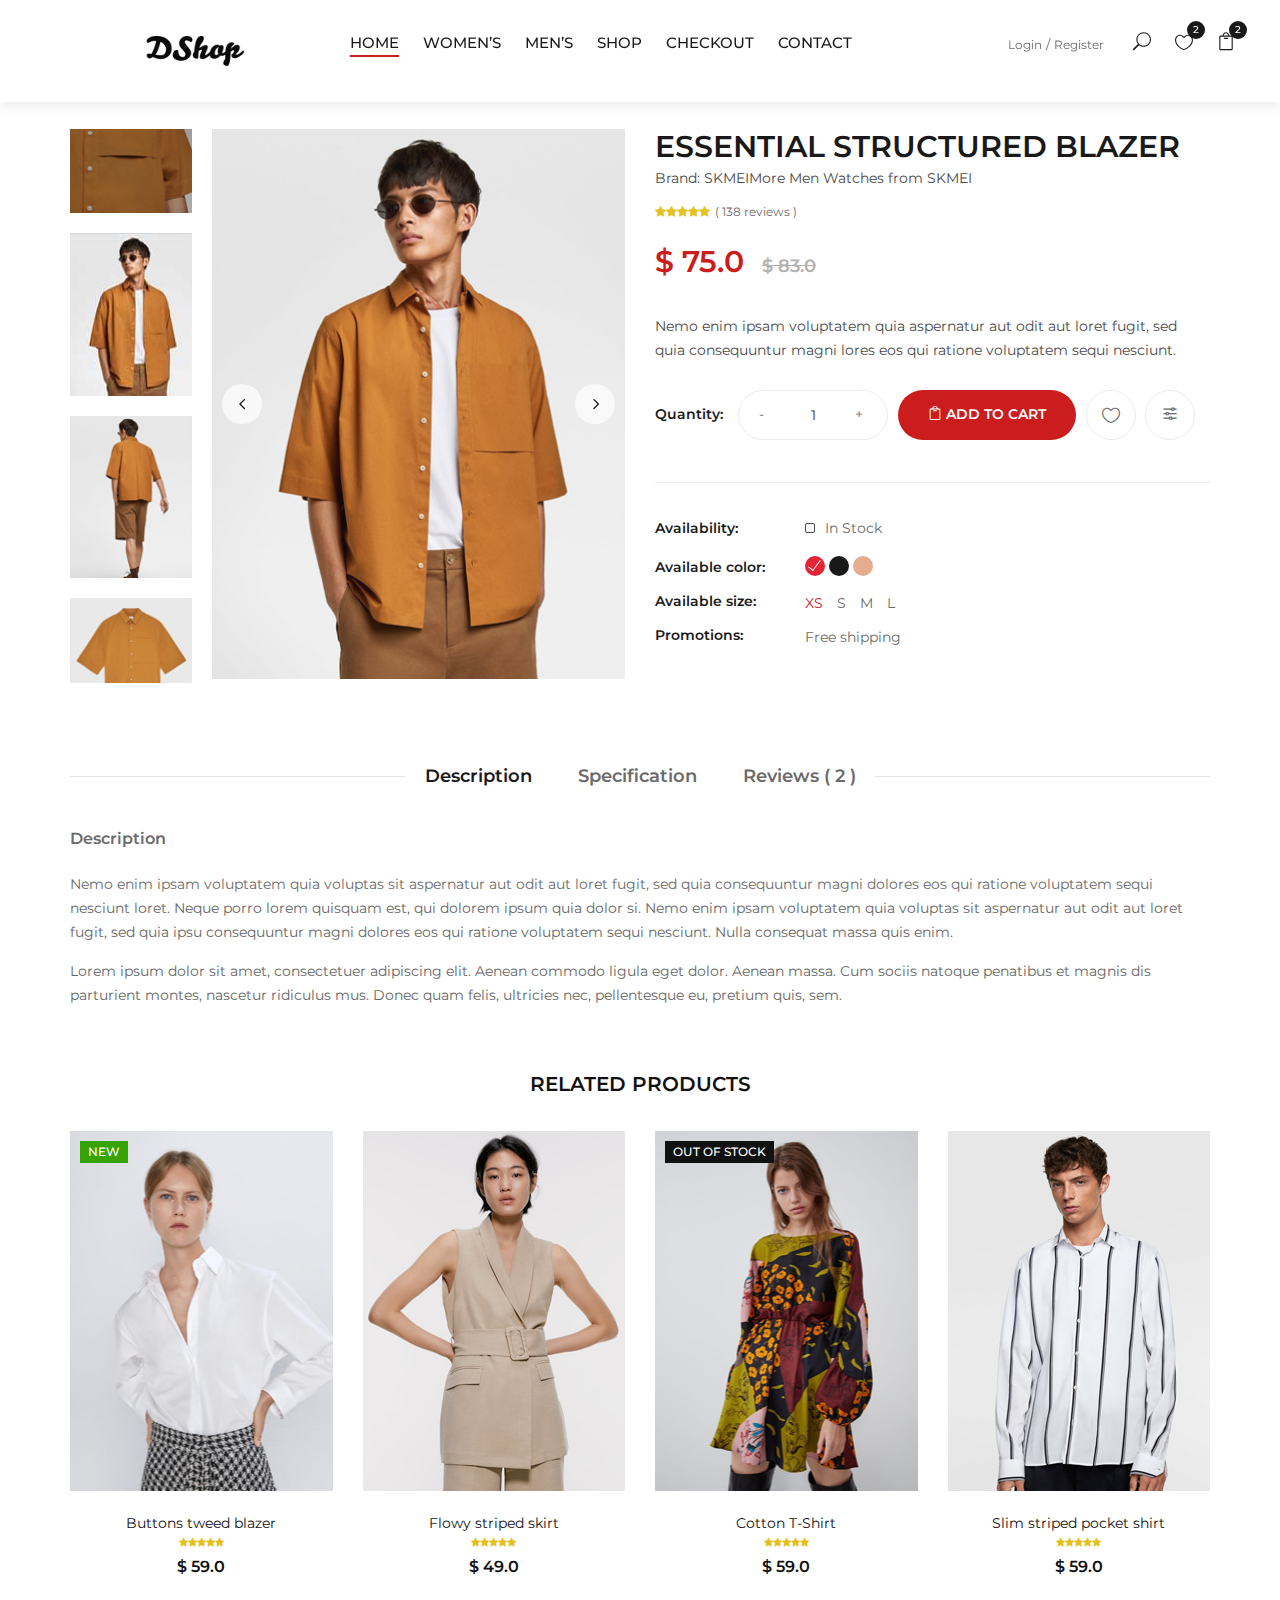
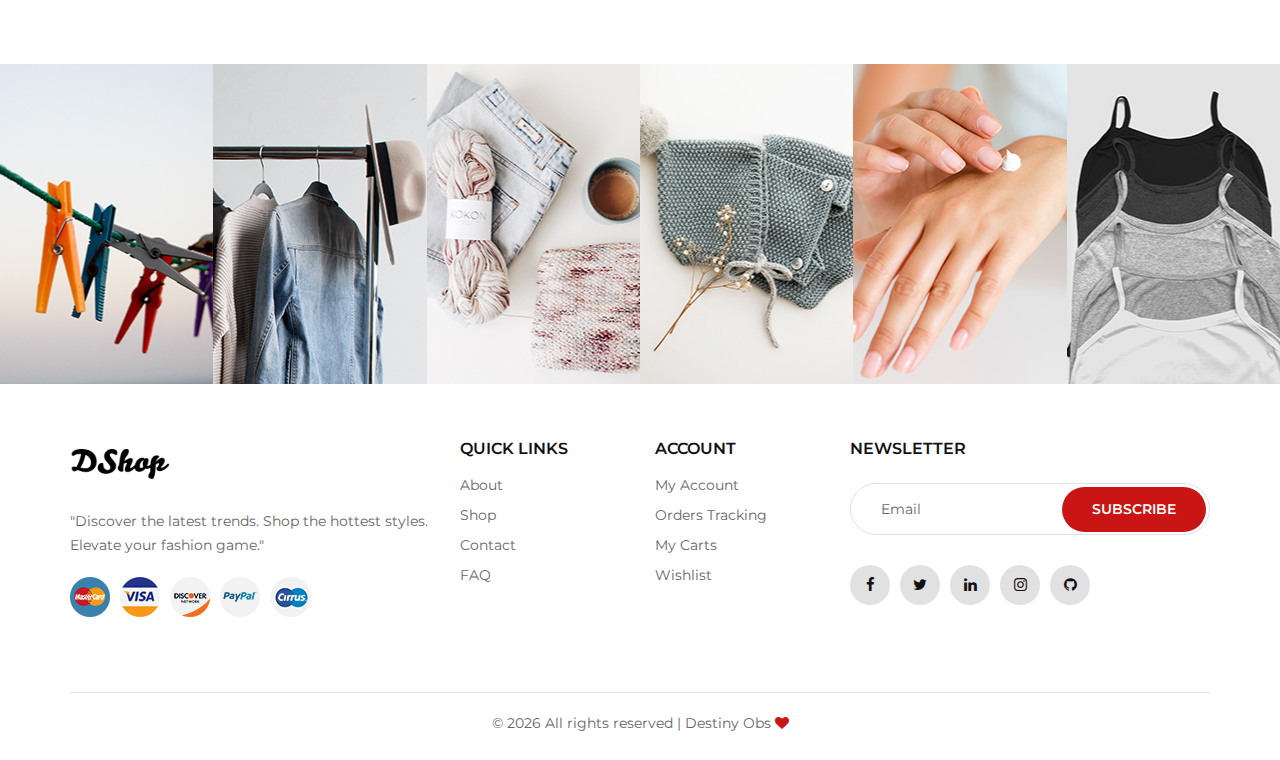
<file: product-details.html>
<!DOCTYPE html>
<html lang="zxx">

<head>
    <meta charset="UTF-8">
    <meta name="description" content="Ashion Template">
    <meta name="keywords" content="Ashion, unica, creative, html">
    <meta name="viewport" content="width=device-width, initial-scale=1.0">
    <meta http-equiv="X-UA-Compatible" content="ie=edge">
    <title>Product details</title>

    <link rel="icon" type="image/png" href="img/logoC.png">

    <!-- Google Font -->
    <link href="https://fonts.googleapis.com/css2?family=Cookie&display=swap" rel="stylesheet">
    <link href="https://fonts.googleapis.com/css2?family=Montserrat:wght@400;500;600;700;800;900&display=swap"
    rel="stylesheet">

    <!-- Css Styles -->
    <link rel="stylesheet" href="css/bootstrap.min.css" type="text/css">
    <link rel="stylesheet" href="css/font-awesome.min.css" type="text/css">
    <link rel="stylesheet" href="css/elegant-icons.css" type="text/css">
    <link rel="stylesheet" href="css/jquery-ui.min.css" type="text/css">
    <link rel="stylesheet" href="css/magnific-popup.css" type="text/css">
    <link rel="stylesheet" href="css/owl.carousel.min.css" type="text/css">
    <link rel="stylesheet" href="css/slicknav.min.css" type="text/css">
    <link rel="stylesheet" href="css/style.css" type="text/css">
</head>

<body>
    <!-- Page Preloder -->
    <div id="preloder">
        <div class="loader"></div>
    </div>

    <!-- Offcanvas Menu Begin -->
    <div class="offcanvas-menu-overlay"></div>
    <div class="offcanvas-menu-wrapper" style="margin-top: 90px;" >
        <div class="offcanvas__close">+</div>
        <ul class="offcanvas__widget">
            <li><span class="icon_search search-switch"></span></li>
            <li><a href="./wishlists.html"><span class="icon_heart_alt"></span>
                <div class="tip">2</div>
            </a></li>
            <li><a href="./shop-cart.html"><span class="icon_bag_alt"></span>
                <div class="tip">2</div>
            </a></li>
        </ul>
        <div class="offcanvas__logo">
            <a  href="./index.html"><img src="img/logo.png" alt=""></a>
        </div>
        <div id="mobile-menu-wrap"></div>
        <div class="offcanvas__auth">
            <a href="LoginLogout.html">Login</a>
            <a href="LoginLogout.html#target-section1">Register</a>
        </div>
    </div>
    <!-- Offcanvas Menu End -->

    <!-- Header Section Begin -->
    <header class="header">
        <div class="container-fluid">
            <div class="row">
                <div class="col-xl-3 col-lg-2">
                    <div class="header__logo">
                        <a href="./index.html"><img style="height: 50px; width: 100px; margin-left: 100px;" src="img/logo.png" alt=""></a>
                    </div>
                </div>
                <div class="col-xl-6 col-lg-7">
                    <nav class="header__menu">
                        <ul>
                            <li class="active"><a href="./index.html">Home</a></li>
                            <li><a href="shop.html#women">Women’s</a></li>
                            <li><a href="shop.html#men">Men’s</a></li>
                            <li><a href="./shop.html">Shop</a></li>
                            <li><a href="./checkout.html">Checkout</a></li>
                            <!-- <li><a href="./blog.html">Blog</a></li> -->
                            <li><a href="./contact.html">Contact</a></li>
                        </ul>
                    </nav>
                </div>
                <div class="col-lg-3">
                    <div class="header__right">
                        <div class="header__right__auth">
                            <a href="./LoginLogout.html">Login</a>
                            <a href="./LoginLogout.html">Register</a>
                        </div>
                        <ul class="header__right__widget">
                            <li><span class="icon_search search-switch"></span></li>
                            <li><a href="./wishlists.html"><span class="icon_heart_alt"></span>
                                <div class="tip">2</div>
                            </a></li>
                            <li><a href="./shop-cart.html"><span class="icon_bag_alt"></span>
                                <div class="tip">2</div>
                            </a></li>
                        </ul>
                    </div>
                </div>
            </div>
            <div class="canvas__open">
                <i class="fa fa-bars"></i>
            </div>
        </div>
    </header>
    <!-- Header Section End -->

    <!-- Breadcrumb Begin -->
    <div class="breadcrumb-option">
        <div class="container">
            <div class="row">
                <div class="col-lg-12">
                    <div class="breadcrumb__links">
                        <a href="./index.html"><i class="fa fa-home"></i> Home</a>
                        <a href="#">Women’s </a>
                        <span>Essential structured blazer</span>
                    </div>
                </div>
            </div>
        </div>
    </div>
    <!-- Breadcrumb End -->

    <!-- Product Details Section Begin -->
    <section class="product-details spad">
        <div class="container">
            <div class="row">
                <div class="col-lg-6">
                    <div class="product__details__pic">
                        <div class="product__details__pic__left product__thumb nice-scroll">
                            <a class="pt active" href="#product-1">
                                <img src="img/product/details/thumb-1.jpg" alt="">
                            </a>
                            <a class="pt" href="#product-2">
                                <img src="img/product/details/thumb-2.jpg" alt="">
                            </a>
                            <a class="pt" href="#product-3">
                                <img src="img/product/details/thumb-3.jpg" alt="">
                            </a>
                            <a class="pt" href="#product-4">
                                <img src="img/product/details/thumb-4.jpg" alt="">
                            </a>
                        </div>
                        <div class="product__details__slider__content">
                            <div class="product__details__pic__slider owl-carousel">
                                <img data-hash="product-1" class="product__big__img" src="img/product/details/product-1.jpg" alt="">
                                <img data-hash="product-2" class="product__big__img" src="img/product/details/product-3.jpg" alt="">
                                <img data-hash="product-3" class="product__big__img" src="img/product/details/product-2.jpg" alt="">
                                <img data-hash="product-4" class="product__big__img" src="img/product/details/product-4.jpg" alt="">
                            </div>
                        </div>
                    </div>
                </div>
                <div class="col-lg-6">
                    <div class="product__details__text">
                        <h3>Essential structured blazer <span>Brand: SKMEIMore Men Watches from SKMEI</span></h3>
                        <div class="rating">
                            <i class="fa fa-star"></i>
                            <i class="fa fa-star"></i>
                            <i class="fa fa-star"></i>
                            <i class="fa fa-star"></i>
                            <i class="fa fa-star"></i>
                            <span>( 138 reviews )</span>
                        </div>
                        <div class="product__details__price">$ 75.0 <span>$ 83.0</span></div>
                        <p>Nemo enim ipsam voluptatem quia aspernatur aut odit aut loret fugit, sed quia consequuntur
                        magni lores eos qui ratione voluptatem sequi nesciunt.</p>
                        <div class="product__details__button">
                            <div class="quantity">
                                <span>Quantity:</span>
                                <div class="pro-qty">
                                    <input type="text" value="1">
                                </div>
                            </div>
                            <a href="#" class="cart-btn"><span class="icon_bag_alt"></span> Add to cart</a>
                            <ul>
                                <li><a href="#"><span class="icon_heart_alt"></span></a></li>
                                <li><a href="#"><span class="icon_adjust-horiz"></span></a></li>
                            </ul>
                        </div>
                        <div class="product__details__widget">
                            <ul>
                                <li>
                                    <span>Availability:</span>
                                    <div class="stock__checkbox">
                                        <label for="stockin">
                                            In Stock
                                            <input type="checkbox" id="stockin">
                                            <span class="checkmark"></span>
                                        </label>
                                    </div>
                                </li>
                                <li>
                                    <span>Available color:</span>
                                    <div class="color__checkbox">
                                        <label for="red">
                                            <input type="radio" name="color__radio" id="red" checked>
                                            <span class="checkmark"></span>
                                        </label>
                                        <label for="black">
                                            <input type="radio" name="color__radio" id="black">
                                            <span class="checkmark black-bg"></span>
                                        </label>
                                        <label for="grey">
                                            <input type="radio" name="color__radio" id="grey">
                                            <span class="checkmark grey-bg"></span>
                                        </label>
                                    </div>
                                </li>
                                <li>
                                    <span>Available size:</span>
                                    <div class="size__btn">
                                        <label for="xs-btn" class="active">
                                            <input type="radio" id="xs-btn">
                                            xs
                                        </label>
                                        <label for="s-btn">
                                            <input type="radio" id="s-btn">
                                            s
                                        </label>
                                        <label for="m-btn">
                                            <input type="radio" id="m-btn">
                                            m
                                        </label>
                                        <label for="l-btn">
                                            <input type="radio" id="l-btn">
                                            l
                                        </label>
                                    </div>
                                </li>
                                <li>
                                    <span>Promotions:</span>
                                    <p>Free shipping</p>
                                </li>
                            </ul>
                        </div>
                    </div>
                </div>
                <div class="col-lg-12">
                    <div class="product__details__tab">
                        <ul class="nav nav-tabs" role="tablist">
                            <li class="nav-item">
                                <a class="nav-link active" data-toggle="tab" href="#tabs-1" role="tab">Description</a>
                            </li>
                            <li class="nav-item">
                                <a class="nav-link" data-toggle="tab" href="#tabs-2" role="tab">Specification</a>
                            </li>
                            <li class="nav-item">
                                <a class="nav-link" data-toggle="tab" href="#tabs-3" role="tab">Reviews ( 2 )</a>
                            </li>
                        </ul>
                        <div class="tab-content">
                            <div class="tab-pane active" id="tabs-1" role="tabpanel">
                                <h6>Description</h6>
                                <p>Nemo enim ipsam voluptatem quia voluptas sit aspernatur aut odit aut loret fugit, sed
                                    quia consequuntur magni dolores eos qui ratione voluptatem sequi nesciunt loret.
                                    Neque porro lorem quisquam est, qui dolorem ipsum quia dolor si. Nemo enim ipsam
                                    voluptatem quia voluptas sit aspernatur aut odit aut loret fugit, sed quia ipsu
                                    consequuntur magni dolores eos qui ratione voluptatem sequi nesciunt. Nulla
                                consequat massa quis enim.</p>
                                <p>Lorem ipsum dolor sit amet, consectetuer adipiscing elit. Aenean commodo ligula eget
                                    dolor. Aenean massa. Cum sociis natoque penatibus et magnis dis parturient montes,
                                    nascetur ridiculus mus. Donec quam felis, ultricies nec, pellentesque eu, pretium
                                quis, sem.</p>
                            </div>
                            <div class="tab-pane" id="tabs-2" role="tabpanel">
                                <h6>Specification</h6>
                                <p>Nemo enim ipsam voluptatem quia voluptas sit aspernatur aut odit aut loret fugit, sed
                                    quia consequuntur magni dolores eos qui ratione voluptatem sequi nesciunt loret.
                                    Neque porro lorem quisquam est, qui dolorem ipsum quia dolor si. Nemo enim ipsam
                                    voluptatem quia voluptas sit aspernatur aut odit aut loret fugit, sed quia ipsu
                                    consequuntur magni dolores eos qui ratione voluptatem sequi nesciunt. Nulla
                                consequat massa quis enim.</p>
                                <p>Lorem ipsum dolor sit amet, consectetuer adipiscing elit. Aenean commodo ligula eget
                                    dolor. Aenean massa. Cum sociis natoque penatibus et magnis dis parturient montes,
                                    nascetur ridiculus mus. Donec quam felis, ultricies nec, pellentesque eu, pretium
                                quis, sem.</p>
                            </div>
                            <div class="tab-pane" id="tabs-3" role="tabpanel">
                                <h6>Reviews ( 2 )</h6>
                                <p>Nemo enim ipsam voluptatem quia voluptas sit aspernatur aut odit aut loret fugit, sed
                                    quia consequuntur magni dolores eos qui ratione voluptatem sequi nesciunt loret.
                                    Neque porro lorem quisquam est, qui dolorem ipsum quia dolor si. Nemo enim ipsam
                                    voluptatem quia voluptas sit aspernatur aut odit aut loret fugit, sed quia ipsu
                                    consequuntur magni dolores eos qui ratione voluptatem sequi nesciunt. Nulla
                                consequat massa quis enim.</p>
                                <p>Lorem ipsum dolor sit amet, consectetuer adipiscing elit. Aenean commodo ligula eget
                                    dolor. Aenean massa. Cum sociis natoque penatibus et magnis dis parturient montes,
                                    nascetur ridiculus mus. Donec quam felis, ultricies nec, pellentesque eu, pretium
                                quis, sem.</p>
                            </div>
                        </div>
                    </div>
                </div>
            </div>
            <div class="row">
                <div class="col-lg-12 text-center">
                    <div class="related__title">
                        <h5>RELATED PRODUCTS</h5>
                    </div>
                </div>
                <div class="col-lg-3 col-md-4 col-sm-6">
                    <div class="product__item">
                        <div class="product__item__pic set-bg" data-setbg="img/product/related/rp-1.jpg">
                            <div class="label new">New</div>
                            <ul class="product__hover">
                                <li><a href="img/product/related/rp-1.jpg" class="image-popup"><span class="arrow_expand"></span></a></li>
                                <li><a href="#"><span class="icon_heart_alt"></span></a></li>
                                <li><a href="#"><span class="icon_bag_alt"></span></a></li>
                            </ul>
                        </div>
                        <div class="product__item__text">
                            <h6><a href="#">Buttons tweed blazer</a></h6>
                            <div class="rating">
                                <i class="fa fa-star"></i>
                                <i class="fa fa-star"></i>
                                <i class="fa fa-star"></i>
                                <i class="fa fa-star"></i>
                                <i class="fa fa-star"></i>
                            </div>
                            <div class="product__price">$ 59.0</div>
                        </div>
                    </div>
                </div>
                <div class="col-lg-3 col-md-4 col-sm-6">
                    <div class="product__item">
                        <div class="product__item__pic set-bg" data-setbg="img/product/related/rp-2.jpg">
                            <ul class="product__hover">
                                <li><a href="img/product/related/rp-2.jpg" class="image-popup"><span class="arrow_expand"></span></a></li>
                                <li><a href="#"><span class="icon_heart_alt"></span></a></li>
                                <li><a href="#"><span class="icon_bag_alt"></span></a></li>
                            </ul>
                        </div>
                        <div class="product__item__text">
                            <h6><a href="#">Flowy striped skirt</a></h6>
                            <div class="rating">
                                <i class="fa fa-star"></i>
                                <i class="fa fa-star"></i>
                                <i class="fa fa-star"></i>
                                <i class="fa fa-star"></i>
                                <i class="fa fa-star"></i>
                            </div>
                            <div class="product__price">$ 49.0</div>
                        </div>
                    </div>
                </div>
                <div class="col-lg-3 col-md-4 col-sm-6">
                    <div class="product__item">
                        <div class="product__item__pic set-bg" data-setbg="img/product/related/rp-3.jpg">
                            <div class="label stockout">out of stock</div>
                            <ul class="product__hover">
                                <li><a href="img/product/related/rp-3.jpg" class="image-popup"><span class="arrow_expand"></span></a></li>
                                <li><a href="#"><span class="icon_heart_alt"></span></a></li>
                                <li><a href="#"><span class="icon_bag_alt"></span></a></li>
                            </ul>
                        </div>
                        <div class="product__item__text">
                            <h6><a href="#">Cotton T-Shirt</a></h6>
                            <div class="rating">
                                <i class="fa fa-star"></i>
                                <i class="fa fa-star"></i>
                                <i class="fa fa-star"></i>
                                <i class="fa fa-star"></i>
                                <i class="fa fa-star"></i>
                            </div>
                            <div class="product__price">$ 59.0</div>
                        </div>
                    </div>
                </div>
                <div class="col-lg-3 col-md-4 col-sm-6">
                    <div class="product__item">
                        <div class="product__item__pic set-bg" data-setbg="img/product/related/rp-4.jpg">
                            <ul class="product__hover">
                                <li><a href="img/product/related/rp-4.jpg" class="image-popup"><span class="arrow_expand"></span></a></li>
                                <li><a href="#"><span class="icon_heart_alt"></span></a></li>
                                <li><a href="#"><span class="icon_bag_alt"></span></a></li>
                            </ul>
                        </div>
                        <div class="product__item__text">
                            <h6><a href="#">Slim striped pocket shirt</a></h6>
                            <div class="rating">
                                <i class="fa fa-star"></i>
                                <i class="fa fa-star"></i>
                                <i class="fa fa-star"></i>
                                <i class="fa fa-star"></i>
                                <i class="fa fa-star"></i>
                            </div>
                            <div class="product__price">$ 59.0</div>
                        </div>
                    </div>
                </div>
            </div>
        </div>
    </section>
    <!-- Product Details Section End -->

<!-- Instagram Begin -->
<div class="instagram">
    <div class="container-fluid">
        <div class="row">
            <div class="col-lg-2 col-md-4 col-sm-4 p-0">
                <a href="https://instagram.com/d.t.w_Destiny_Obs/">
                <div class="instagram__item set-bg" data-setbg="img/instagram/insta-1.jpg">
                    <div class="instagram__text">
                        <i class="fa fa-instagram"></i>
                        <a href="https://instagram.com/d.t.w_Destiny_Obs/">@ Destiny Obs</a>
                    </div>
                </div>
            </a>
            </div>
            <div class="col-lg-2 col-md-4 col-sm-4 p-0">
                <a href="https://instagram.com/d.t.w_Destiny_Obs/">
                <div class="instagram__item set-bg" data-setbg="img/instagram/insta-2.jpg">
                    <div class="instagram__text">
                        <i class="fa fa-instagram"></i>
                        <a href="https://instagram.com/d.t.w_Destiny_Obs/">@ Destiny Obs</a>
                    </div>
                </div>
            </a>
            </div>
            <div class="col-lg-2 col-md-4 col-sm-4 p-0">
                <a href="https://instagram.com/d.t.w_Destiny_Obs/">
                <div class="instagram__item set-bg" data-setbg="img/instagram/insta-3.jpg">
                    <div class="instagram__text">
                        <i class="fa fa-instagram"></i>
                        <a href="https://instagram.com/d.t.w_Destiny_Obs/">@ Destiny Obs</a>
                    </div>
                </div>
            </a>
            </div>
            <div class="col-lg-2 col-md-4 col-sm-4 p-0">
                <a href="https://instagram.com/d.t.w_Destiny_Obs/">
                <div class="instagram__item set-bg" data-setbg="img/instagram/insta-4.jpg">
                    <div class="instagram__text">
                        <i class="fa fa-instagram"></i>
                        <a href="https://instagram.com/d.t.w_Destiny_Obs/">@ Destiny Obs</a>
                    </div>
                </div>
            </a>
            </div>
            <div class="col-lg-2 col-md-4 col-sm-4 p-0">
                <a href="https://instagram.com/d.t.w_Destiny_Obs/">
                <div class="instagram__item set-bg" data-setbg="img/instagram/insta-5.jpg">
                    <div class="instagram__text">
                        <i class="fa fa-instagram"></i>
                        <a href="https://instagram.com/d.t.w_Destiny_Obs/">@ Destiny Obs</a>
                    </div>
                </div>
            </a>
            </div>
            <div class="col-lg-2 col-md-4 col-sm-4 p-0">
                <a href="https://instagram.com/d.t.w_Destiny_Obs/">
                <div class="instagram__item set-bg" data-setbg="img/instagram/insta-6.jpg">
                    <div class="instagram__text">
                        <i class="fa fa-instagram"></i>
                        <a href="https://instagram.com/d.t.w_Destiny_Obs/">@ Destiny Obs</a>
                    </div>
                </div>
            </a>
            </div>
        </div>
    </div>
</div>
<!-- Instagram End -->

<!-- Footer Section Begin -->
<footer class="footer">
    <div class="container">
        <div class="row">
            <div class="col-lg-4 col-md-6 col-sm-7">
                <div class="footer__about">
                    <div class="footer__logo">
                        <a href="./index.html"><img src="img/logo.png" style="height: 50px; width: 100px;" alt=""></a>
                    </div>
                    <p>"Discover the latest trends. Shop the hottest styles. Elevate your fashion game."</p>
                    <div class="footer__payment">
                        <a href="#"><img src="img/payment/payment-1.png" alt=""></a>
                        <a href="#"><img src="img/payment/payment-2.png" alt=""></a>
                        <a href="#"><img src="img/payment/payment-3.png" alt=""></a>
                        <a href="#"><img src="img/payment/payment-4.png" alt=""></a>
                        <a href="#"><img src="img/payment/payment-5.png" alt=""></a>
                    </div>
                </div>
            </div>
            <div class="col-lg-2 col-md-3 col-sm-5">
                <div class="footer__widget">
                    <h6>Quick links</h6>
                    <ul>
                        <li><a href="./About.html">About</a></li>
                        <li><a href="./shop.html">Shop</a></li>
                        <li><a href="./contact.html">Contact</a></li>
                        <li><a href="./faq/html">FAQ</a></li>
                    </ul>
                </div>
            </div>
            <div class="col-lg-2 col-md-3 col-sm-4">
                <div class="footer__widget">
                    <h6>Account</h6>
                    <ul>
                        <li><a href="./UserProfile.html">My Account</a></li>
                        <li><a href="#">Orders Tracking</a></li>
                        <li><a href="./shop-cart.html">My Carts</a></li>
                        <li><a href="./wishlists.html">Wishlist</a></li>
                    </ul>
                </div>
            </div>
            <div class="col-lg-4 col-md-8 col-sm-8">
                <div class="footer__newslatter">
                    <h6>NEWSLETTER</h6>
                    <form action="#">
                        <input type="email" placeholder="Email">
                        <button type="submit" class="site-btn">Subscribe</button>
                    </form>
                    <div class="footer__social">
                        <a href="https://facebook.com/d.t.w_Destiny_Obs/"><i class="fa fa-facebook"></i></a>
                        <a href="https://twitter.com/DestinyObs/"><i class="fa fa-twitter"></i></a>
                        <a href="https://www.linkedin.com/in/destiny-obs-555aaa239"><i class="fa fa-linkedin"></i></a>
                        <a href="https://instagram.com/d.t.w_Destiny_Obs/"><i class="fa fa-instagram"></i></a>
                        <a href="https://github.com/DestinyObs"><i class="fa fa-github"></i></a>
                    </div>
                </div>
            </div>
        </div>
        <div class="row">
            <div class="col-lg-12">
                <!-- Link back to Colorlib can't be removed. Template is licensed under CC BY 3.0. -->
                <div class="footer__copyright__text">
                    <p> &copy; <script>document.write(new Date().getFullYear());</script> All rights reserved | Destiny Obs  <i class="fa fa-heart" aria-hidden="true"></i></p>
                </div>
                <!-- Link back to Colorlib can't be removed. Template is licensed under CC BY 3.0. -->
            </div>
        </div>
    </div>
</footer>
<!-- Footer Section End -->

    <!-- Search Begin -->
    <div class="search-model">
        <div class="h-100 d-flex align-items-center justify-content-center">
            <div class="search-close-switch">+</div>
            <form class="search-model-form">
                <input type="text" id="search-input" placeholder="Search here.....">
            </form>
        </div>
    </div>
    <!-- Search End -->

    <!-- Js Plugins -->
    <script src="js/jquery-3.3.1.min.js"></script>
    <script src="js/bootstrap.min.js"></script>
    <script src="js/jquery.magnific-popup.min.js"></script>
    <script src="js/jquery-ui.min.js"></script>
    <script src="js/mixitup.min.js"></script>
    <script src="js/jquery.countdown.min.js"></script>
    <script src="js/jquery.slicknav.js"></script>
    <script src="js/owl.carousel.min.js"></script>
    <script src="js/jquery.nicescroll.min.js"></script>
    <script src="js/main.js"></script>
</body>

</html>
</file>
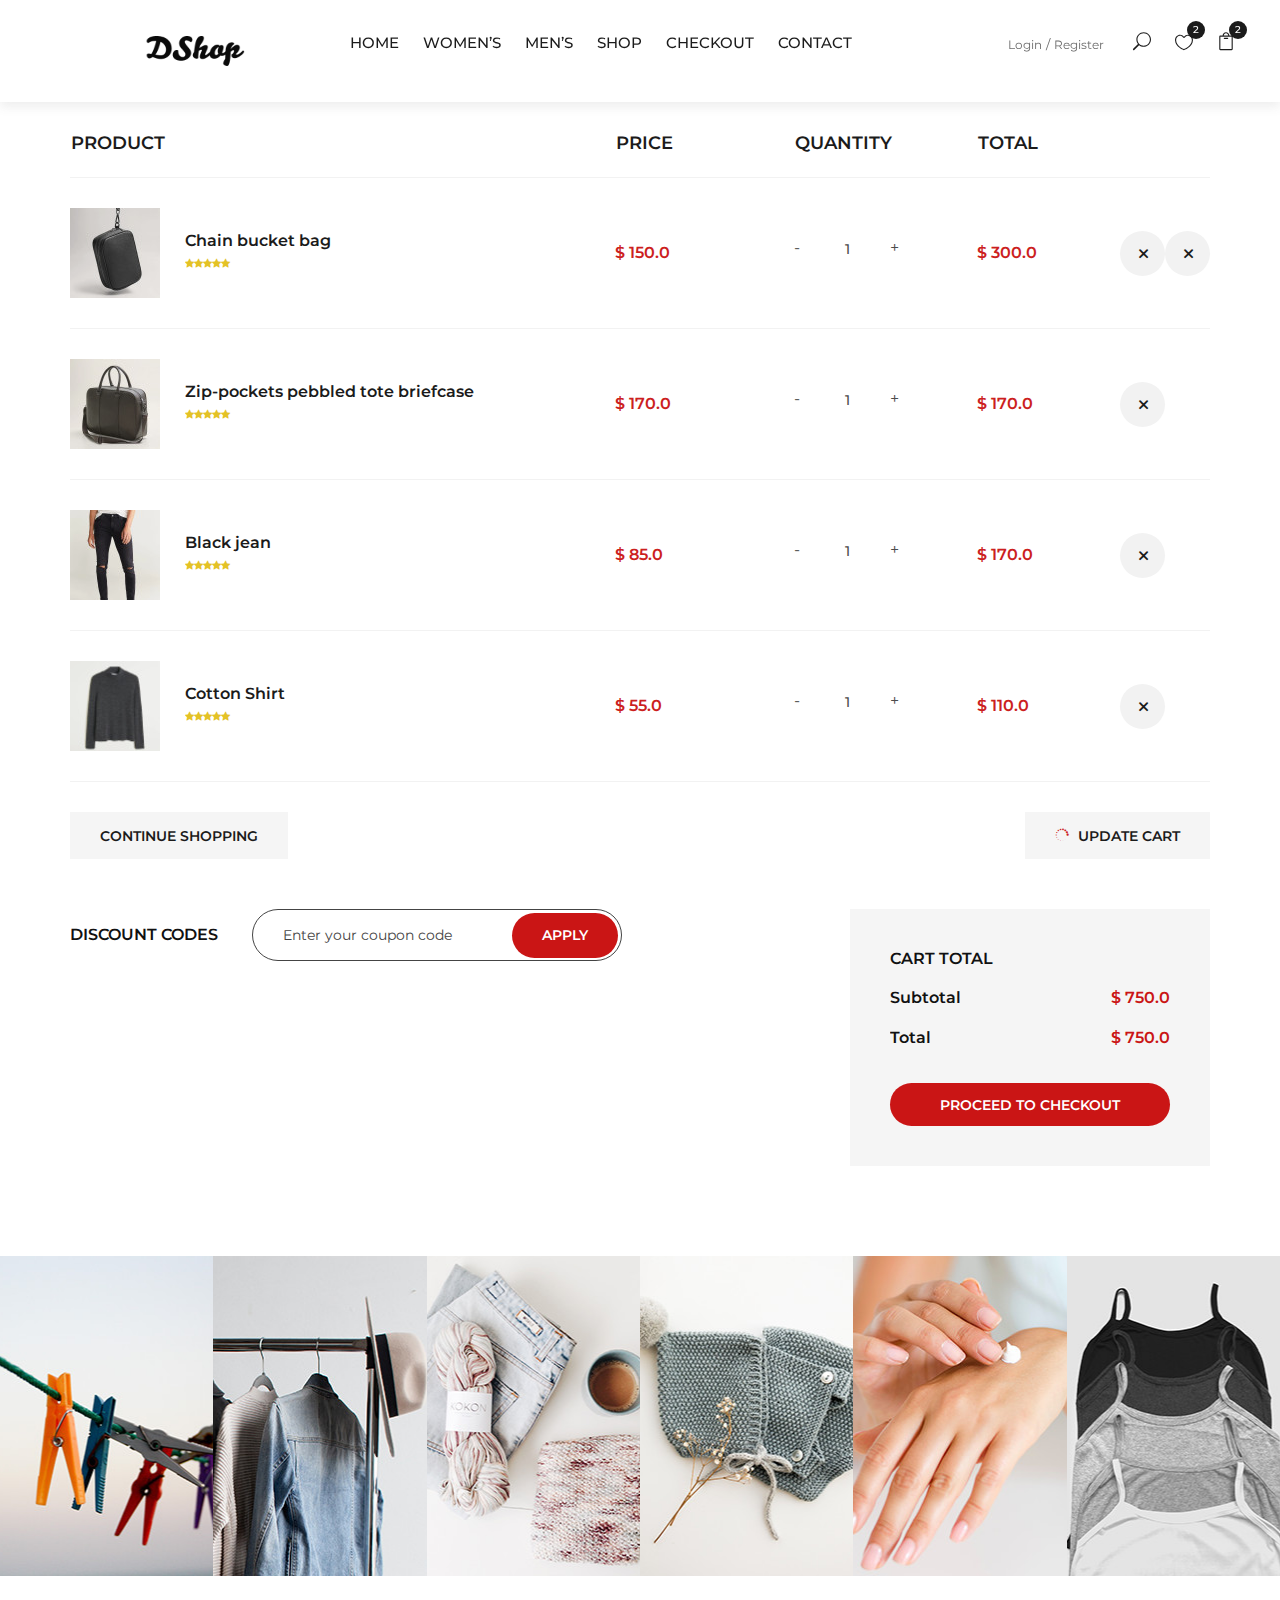
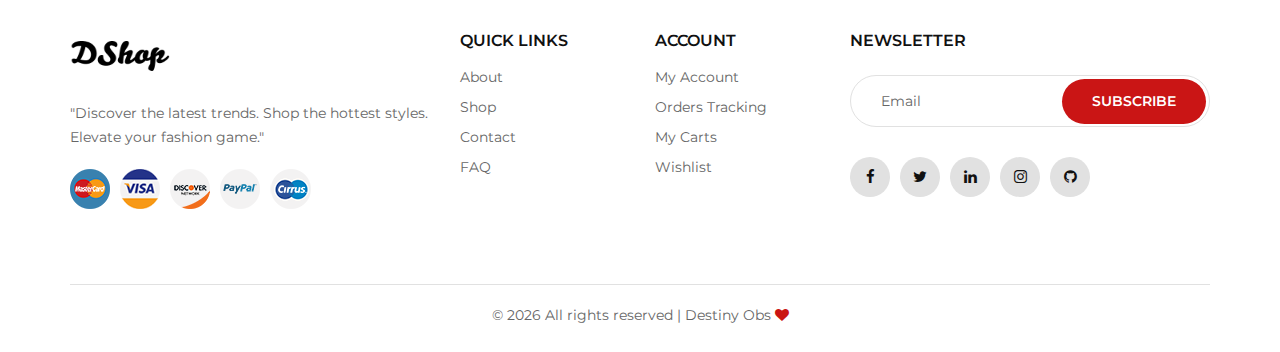
<file: shop-cart.html>
<!DOCTYPE html>
<html lang="zxx">

<head>
    <meta charset="UTF-8">
    <meta name="description" content="Ashion Template">
    <meta name="keywords" content="Ashion, unica, creative, html">
    <meta name="viewport" content="width=device-width, initial-scale=1.0">
    <meta http-equiv="X-UA-Compatible" content="ie=edge">
    <title>Your Cart</title>

    <link rel="icon" type="image/png" href="img/logoC.png">

    <!-- Google Font -->
    <link href="https://fonts.googleapis.com/css2?family=Cookie&display=swap" rel="stylesheet">
    <link href="https://fonts.googleapis.com/css2?family=Montserrat:wght@400;500;600;700;800;900&display=swap"
    rel="stylesheet">

    <!-- Css Styles -->
    <link rel="stylesheet" href="css/bootstrap.min.css" type="text/css">
    <link rel="stylesheet" href="css/font-awesome.min.css" type="text/css">
    <link rel="stylesheet" href="css/elegant-icons.css" type="text/css">
    <link rel="stylesheet" href="css/jquery-ui.min.css" type="text/css">
    <link rel="stylesheet" href="css/magnific-popup.css" type="text/css">
    <link rel="stylesheet" href="css/owl.carousel.min.css" type="text/css">
    <link rel="stylesheet" href="css/slicknav.min.css" type="text/css">
    <link rel="stylesheet" href="css/style.css" type="text/css">
</head>

<body>
    <!-- Page Preloder -->
    <div id="preloder">
        <div class="loader"></div>
    </div>

    <!-- Offcanvas Menu Begin -->
    <div class="offcanvas-menu-overlay"></div>
    <div class="offcanvas-menu-wrapper" style="margin-top: 90px;" >
        <div class="offcanvas__close">+</div>
        <ul class="offcanvas__widget">
            <li><span class="icon_search search-switch"></span></li>
            <li><a href="./wishlists.html"><span class="icon_heart_alt"></span>
                <div class="tip">2</div>
            </a></li>
            <li><a href="./shop-cart.html"><span class="icon_bag_alt"></span>
                <div class="tip">2</div>
            </a></li>
        </ul>
        <div class="offcanvas__logo">
            <a  href="./index.html"><img src="img/logo.png" alt=""></a>
        </div>
        <div id="mobile-menu-wrap"></div>
        <div class="offcanvas__auth">
            <a href="LoginLogout.html">Login</a>
            <a href="LoginLogout.html#target-section1">Register</a>
        </div>
    </div>
    <!-- Offcanvas Menu End -->

    <!-- Header Section Begin -->
    <header class="header">
        <div class="container-fluid">
            <div class="row">
                <div class="col-xl-3 col-lg-2">
                    <div class="header__logo">
                        <a href="./index.html"><img style="height: 50px; width: 100px; margin-left: 100px;" src="img/logo.png" alt=""></a>
                    </div>
                </div>
                <div class="col-xl-6 col-lg-7">
                    <nav class="header__menu">
                        <ul>
                            <li><a href="./index.html">Home</a></li>
                            <li><a href="shop.html#women">Women’s</a></li>
                            <li><a href="shop.html#men">Men’s</a></li>
                            <li><a href="./shop.html">Shop</a></li>
                            <li><a href="./checkout.html">Checkout</a></li>
                            <!-- <li><a href="./blog.html">Blog</a></li> -->
                            <li><a href="./contact.html">Contact</a></li>
                        </ul>
                    </nav>
                </div>
                <div class="col-lg-3">
                    <div class="header__right">
                        <div class="header__right__auth">
                            <a href="./LoginLogout.html">Login</a>
                            <a href="./LoginLogout.html">Register</a>
                        </div>
                        <ul class="header__right__widget">
                            <li><span class="icon_search search-switch"></span></li>
                            <li><a href="./wishlists"><span class="icon_heart_alt"></span>
                                <div class="tip">2</div>
                            </a></li>
                            <li  class="active"><a href="./shop-cart.html"><span class="icon_bag_alt"></span>
                                <div class="tip">2</div>
                            </a></li>
                        </ul>
                    </div>
                </div>
            </div>
            <div class="canvas__open">
                <i class="fa fa-bars"></i>
            </div>
        </div>
    </header>
    <!-- Header Section End -->

    <!-- Breadcrumb Begin -->
    <div class="breadcrumb-option">
        <div class="container">
            <div class="row">
                <div class="col-lg-12">
                    <div class="breadcrumb__links">
                        <a href="./index.html"><i class="fa fa-home"></i> Home</a>
                        <span>Shopping cart</span>
                    </div>
                </div>
            </div>
        </div>
    </div>
    <!-- Breadcrumb End -->

    <!-- Shop Cart Section Begin -->
    <section class="shop-cart spad">
        <div class="container">
            <div class="row">
                <div class="col-lg-12">
                    <div class="shop__cart__table">
                        <table>
                            <thead>
                                <tr>
                                    <th>Product</th>
                                    <th>Price</th>
                                    <th>Quantity</th>
                                    <th>Total</th>
                                    <th></th>
                                </tr>
                            </thead>
                            <tbody>
                                <tr>
                                    <td class="cart__product__item">
                                        <img src="img/shop-cart/cp-1.jpg" alt="">
                                        <div class="cart__product__item__title">
                                            <h6>Chain bucket bag</h6>
                                            <div class="rating">
                                                <i class="fa fa-star"></i>
                                                <i class="fa fa-star"></i>
                                                <i class="fa fa-star"></i>
                                                <i class="fa fa-star"></i>
                                                <i class="fa fa-star"></i>
                                            </div>
                                        </div>
                                    </td>
                                    <td class="cart__price">$ 150.0</td>
                                    <td class="cart__quantity">
                                        <div class="pro-qty">
                                            <input type="text" value="1">
                                        </div>
                                    </td>
                                    <td class="cart__total">$ 300.0</td>
                                    <td class="cart__close"><span class="icon_close"></span></td>
                                    <td class="cart__close"><span class="icon_close"></span></td>
                                </tr>
                                <tr>
                                    <td class="cart__product__item">
                                        <img src="img/shop-cart/cp-2.jpg" alt="">
                                        <div class="cart__product__item__title">
                                            <h6>Zip-pockets pebbled tote briefcase</h6>
                                            <div class="rating">
                                                <i class="fa fa-star"></i>
                                                <i class="fa fa-star"></i>
                                                <i class="fa fa-star"></i>
                                                <i class="fa fa-star"></i>
                                                <i class="fa fa-star"></i>
                                            </div>
                                        </div>
                                    </td>
                                    <td class="cart__price">$ 170.0</td>
                                    <td class="cart__quantity">
                                        <div class="pro-qty">
                                            <input type="text" value="1">
                                        </div>
                                    </td>
                                    <td class="cart__total">$ 170.0</td>
                                    <td class="cart__close"><span class="icon_close"></span></td>
                                </tr>
                                <tr>
                                    <td class="cart__product__item">
                                        <img src="img/shop-cart/cp-3.jpg" alt="">
                                        <div class="cart__product__item__title">
                                            <h6>Black jean</h6>
                                            <div class="rating">
                                                <i class="fa fa-star"></i>
                                                <i class="fa fa-star"></i>
                                                <i class="fa fa-star"></i>
                                                <i class="fa fa-star"></i>
                                                <i class="fa fa-star"></i>
                                            </div>
                                        </div>
                                    </td>
                                    <td class="cart__price">$ 85.0</td>
                                    <td class="cart__quantity">
                                        <div class="pro-qty">
                                            <input type="text" value="1">
                                        </div>
                                    </td>
                                    <td class="cart__total">$ 170.0</td>
                                    <td class="cart__close"><span class="icon_close"></span></td>
                                </tr>
                                <tr>
                                    <td class="cart__product__item">
                                        <img src="img/shop-cart/cp-4.jpg" alt="">
                                        <div class="cart__product__item__title">
                                            <h6>Cotton Shirt</h6>
                                            <div class="rating">
                                                <i class="fa fa-star"></i>
                                                <i class="fa fa-star"></i>
                                                <i class="fa fa-star"></i>
                                                <i class="fa fa-star"></i>
                                                <i class="fa fa-star"></i>
                                            </div>
                                        </div>
                                    </td>
                                    <td class="cart__price">$ 55.0</td>
                                    <td class="cart__quantity">
                                        <div class="pro-qty">
                                            <input type="text" value="1">
                                        </div>
                                    </td>
                                    <td class="cart__total">$ 110.0</td>
                                    <td class="cart__close"><span class="icon_close"></span></td>
                                </tr>
                            </tbody>
                        </table>
                    </div>
                </div>
            </div>
            <div class="row">
                <div class="col-lg-6 col-md-6 col-sm-6">
                    <div class="cart__btn">
                        <a href="#">Continue Shopping</a>
                    </div>
                </div>
                <div class="col-lg-6 col-md-6 col-sm-6">
                    <div class="cart__btn update__btn">
                        <a href="#"><span class="icon_loading"></span> Update cart</a>
                    </div>
                </div>
            </div>
            <div class="row">
                <div class="col-lg-6">
                    <div class="discount__content">
                        <h6>Discount codes</h6>
                        <form action="#">
                            <input type="text" placeholder="Enter your coupon code">
                            <button type="submit" class="site-btn">Apply</button>
                        </form>
                    </div>
                </div>
                <div class="col-lg-4 offset-lg-2">
                    <div class="cart__total__procced">
                        <h6>Cart total</h6>
                        <ul>
                            <li>Subtotal <span>$ 750.0</span></li>
                            <li>Total <span>$ 750.0</span></li>
                        </ul>
                        <a href="#" class="primary-btn">Proceed to checkout</a>
                    </div>
                </div>
            </div>
        </div>
    </section>
    <!-- Shop Cart Section End -->

    <!-- Instagram Begin -->
    <div class="instagram">
        <div class="container-fluid">
            <div class="row">
                <div class="col-lg-2 col-md-4 col-sm-4 p-0">
                    <a href="https://instagram.com/d.t.w_Destiny_Obs/">
                    <div class="instagram__item set-bg" data-setbg="img/instagram/insta-1.jpg">
                        <div class="instagram__text">
                            <i class="fa fa-instagram"></i>
                            <a href="https://instagram.com/d.t.w_Destiny_Obs/">@ Destiny Obs</a>
                        </div>
                    </div>
                </a>
                </div>
                <div class="col-lg-2 col-md-4 col-sm-4 p-0">
                    <a href="https://instagram.com/d.t.w_Destiny_Obs/">
                    <div class="instagram__item set-bg" data-setbg="img/instagram/insta-2.jpg">
                        <div class="instagram__text">
                            <i class="fa fa-instagram"></i>
                            <a href="https://instagram.com/d.t.w_Destiny_Obs/">@ Destiny Obs</a>
                        </div>
                    </div>
                </a>
                </div>
                <div class="col-lg-2 col-md-4 col-sm-4 p-0">
                    <a href="https://instagram.com/d.t.w_Destiny_Obs/">
                    <div class="instagram__item set-bg" data-setbg="img/instagram/insta-3.jpg">
                        <div class="instagram__text">
                            <i class="fa fa-instagram"></i>
                            <a href="https://instagram.com/d.t.w_Destiny_Obs/">@ Destiny Obs</a>
                        </div>
                    </div>
                </a>
                </div>
                <div class="col-lg-2 col-md-4 col-sm-4 p-0">
                    <a href="https://instagram.com/d.t.w_Destiny_Obs/">
                    <div class="instagram__item set-bg" data-setbg="img/instagram/insta-4.jpg">
                        <div class="instagram__text">
                            <i class="fa fa-instagram"></i>
                            <a href="https://instagram.com/d.t.w_Destiny_Obs/">@ Destiny Obs</a>
                        </div>
                    </div>
                </a>
                </div>
                <div class="col-lg-2 col-md-4 col-sm-4 p-0">
                    <a href="https://instagram.com/d.t.w_Destiny_Obs/">
                    <div class="instagram__item set-bg" data-setbg="img/instagram/insta-5.jpg">
                        <div class="instagram__text">
                            <i class="fa fa-instagram"></i>
                            <a href="https://instagram.com/d.t.w_Destiny_Obs/">@ Destiny Obs</a>
                        </div>
                    </div>
                </a>
                </div>
                <div class="col-lg-2 col-md-4 col-sm-4 p-0">
                    <a href="https://instagram.com/d.t.w_Destiny_Obs/">
                    <div class="instagram__item set-bg" data-setbg="img/instagram/insta-6.jpg">
                        <div class="instagram__text">
                            <i class="fa fa-instagram"></i>
                            <a href="https://instagram.com/d.t.w_Destiny_Obs/">@ Destiny Obs</a>
                        </div>
                    </div>
                </a>
                </div>
            </div>
        </div>
    </div>
    <!-- Instagram End -->

    <!-- Footer Section Begin -->
    <footer class="footer">
        <div class="container">
            <div class="row">
                <div class="col-lg-4 col-md-6 col-sm-7">
                    <div class="footer__about">
                        <div class="footer__logo">
                            <a href="./index.html"><img src="img/logo.png" style="height: 50px; width: 100px;" alt=""></a>
                        </div>
                        <p>"Discover the latest trends. Shop the hottest styles. Elevate your fashion game."</p>
                        <div class="footer__payment">
                            <a href="#"><img src="img/payment/payment-1.png" alt=""></a>
                            <a href="#"><img src="img/payment/payment-2.png" alt=""></a>
                            <a href="#"><img src="img/payment/payment-3.png" alt=""></a>
                            <a href="#"><img src="img/payment/payment-4.png" alt=""></a>
                            <a href="#"><img src="img/payment/payment-5.png" alt=""></a>
                        </div>
                    </div>
                </div>
                <div class="col-lg-2 col-md-3 col-sm-5">
                    <div class="footer__widget">
                        <h6>Quick links</h6>
                        <ul>
                            <li><a href="./About.html">About</a></li>
                            <li><a href="./shop.html">Shop</a></li>
                            <li><a href="./contact.html">Contact</a></li>
                            <li><a href="./faq/html">FAQ</a></li>
                        </ul>
                    </div>
                </div>
                <div class="col-lg-2 col-md-3 col-sm-4">
                    <div class="footer__widget">
                        <h6>Account</h6>
                        <ul>
                            <li><a href="./UserProfile.html">My Account</a></li>
                            <li><a href="#">Orders Tracking</a></li>
                            <li><a href="./shop-cart.html">My Carts</a></li>
                            <li><a href="./wishlists.html">Wishlist</a></li>
                        </ul>
                    </div>
                </div>
                <div class="col-lg-4 col-md-8 col-sm-8">
                    <div class="footer__newslatter">
                        <h6>NEWSLETTER</h6>
                        <form action="#">
                            <input type="email" placeholder="Email">
                            <button type="submit" class="site-btn">Subscribe</button>
                        </form>
                        <div class="footer__social">
                            <a href="https://facebook.com/d.t.w_Destiny_Obs/"><i class="fa fa-facebook"></i></a>
                            <a href="https://twitter.com/DestinyObs/"><i class="fa fa-twitter"></i></a>
                            <a href="https://www.linkedin.com/in/destiny-obs-555aaa239"><i class="fa fa-linkedin"></i></a>
                            <a href="https://instagram.com/d.t.w_Destiny_Obs/"><i class="fa fa-instagram"></i></a>
                            <a href="https://github.com/DestinyObs"><i class="fa fa-github"></i></a>
                        </div>
                    </div>
                </div>
            </div>
            <div class="row">
                <div class="col-lg-12">
                    <!-- Link back to Colorlib can't be removed. Template is licensed under CC BY 3.0. -->
                    <div class="footer__copyright__text">
                        <p> &copy; <script>document.write(new Date().getFullYear());</script> All rights reserved | Destiny Obs  <i class="fa fa-heart" aria-hidden="true"></i></p>
                    </div>
                    <!-- Link back to Colorlib can't be removed. Template is licensed under CC BY 3.0. -->
                </div>
            </div>
        </div>
    </footer>
    <!-- Footer Section End -->

    <!-- Search Begin -->
    <div class="search-model">
        <div class="h-100 d-flex align-items-center justify-content-center">
            <div class="search-close-switch">+</div>
            <form class="search-model-form">
                <input type="text" id="search-input" placeholder="Search here.....">
            </form>
        </div>
    </div>
    <!-- Search End -->

    <!-- Js Plugins -->
    <script src="js/jquery-3.3.1.min.js"></script>
    <script src="js/bootstrap.min.js"></script>
    <script src="js/jquery.magnific-popup.min.js"></script>
    <script src="js/jquery-ui.min.js"></script>
    <script src="js/mixitup.min.js"></script>
    <script src="js/jquery.countdown.min.js"></script>
    <script src="js/jquery.slicknav.js"></script>
    <script src="js/owl.carousel.min.js"></script>
    <script src="js/jquery.nicescroll.min.js"></script>
    <script src="js/main.js"></script>
</body>

</html>
</file>
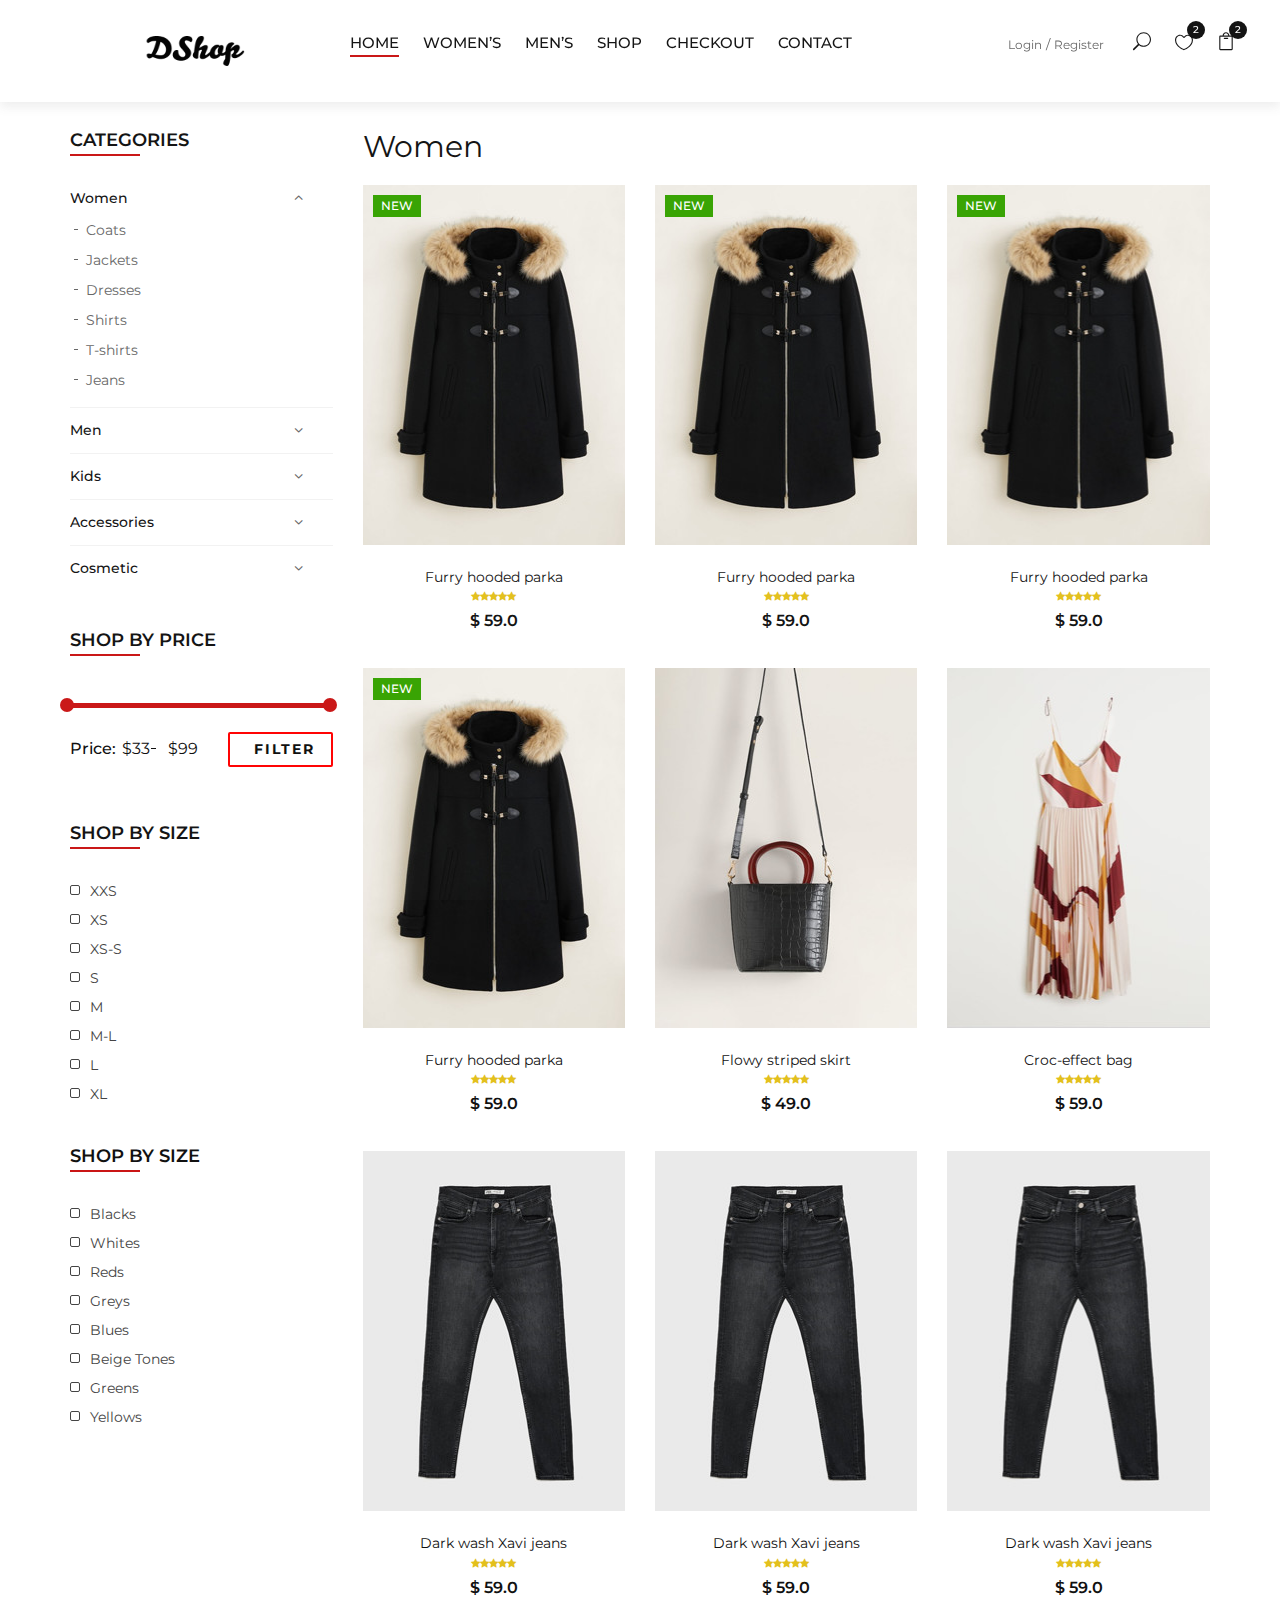
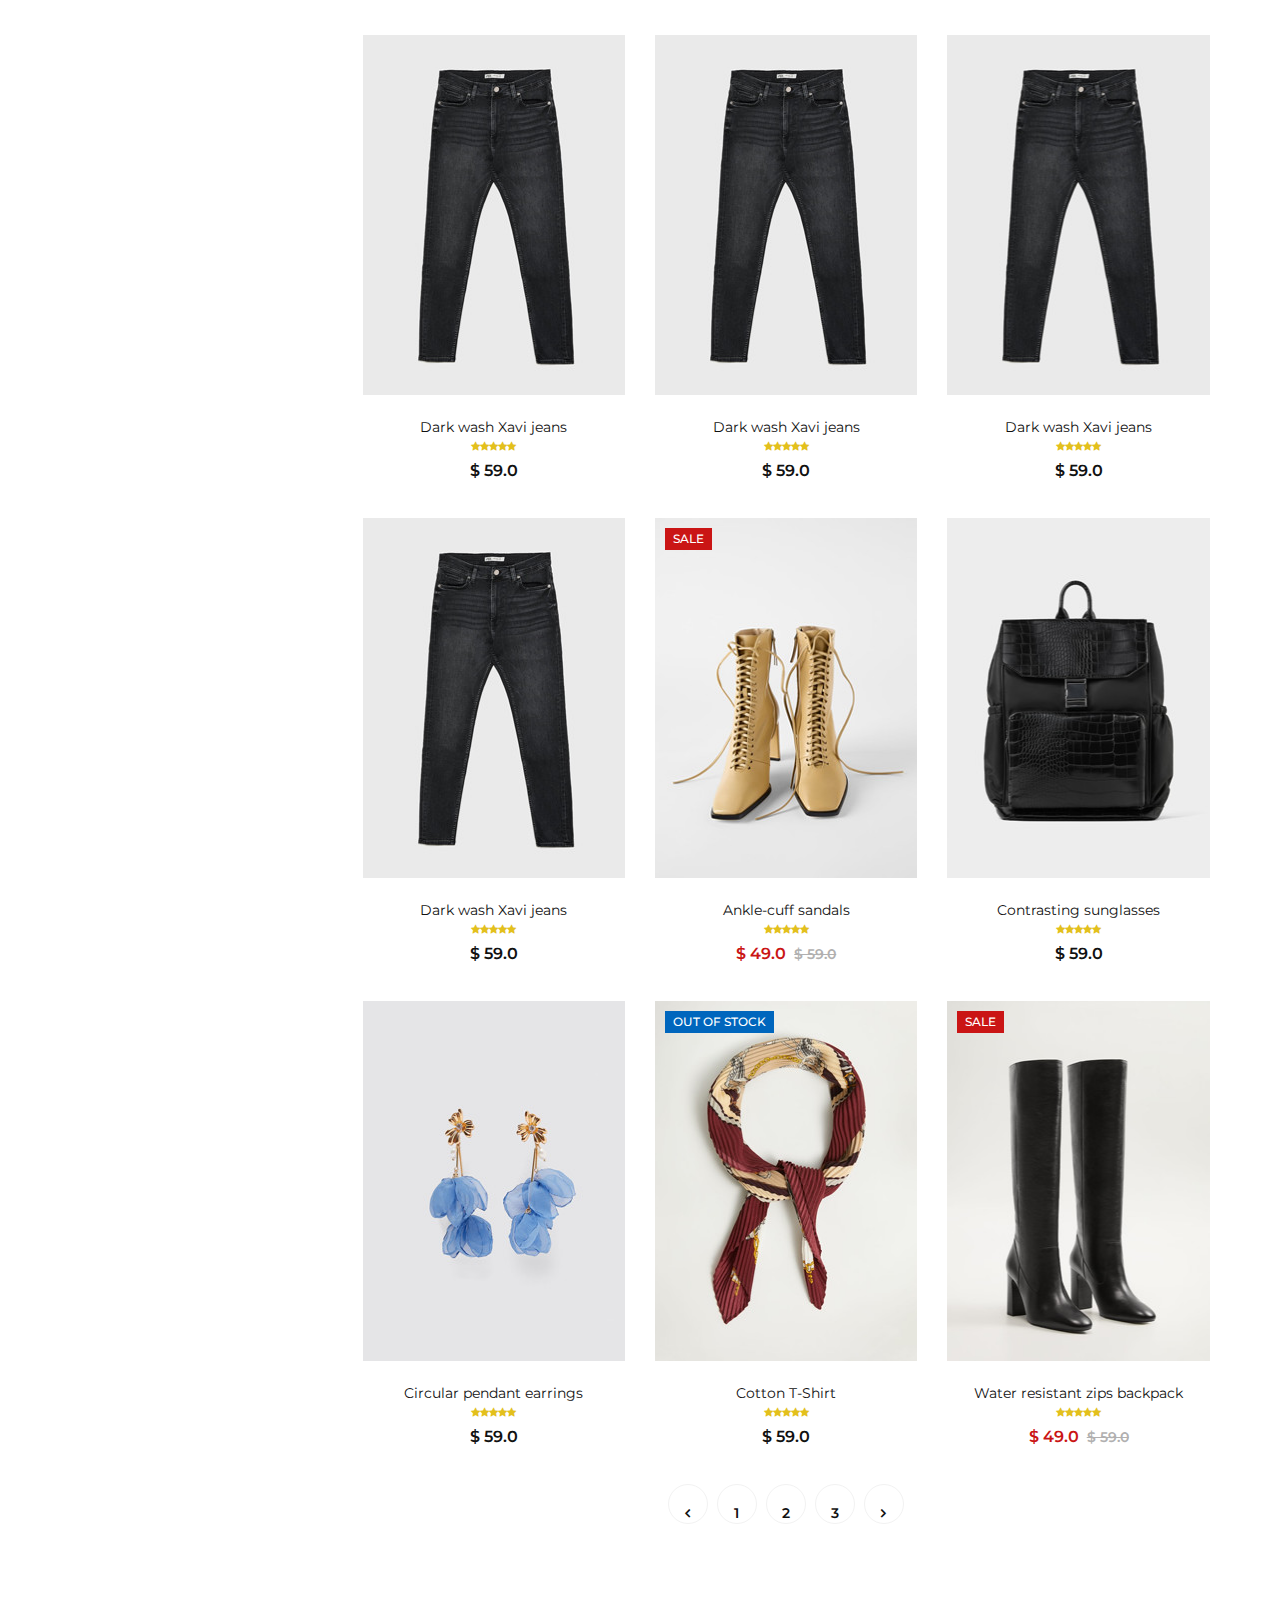
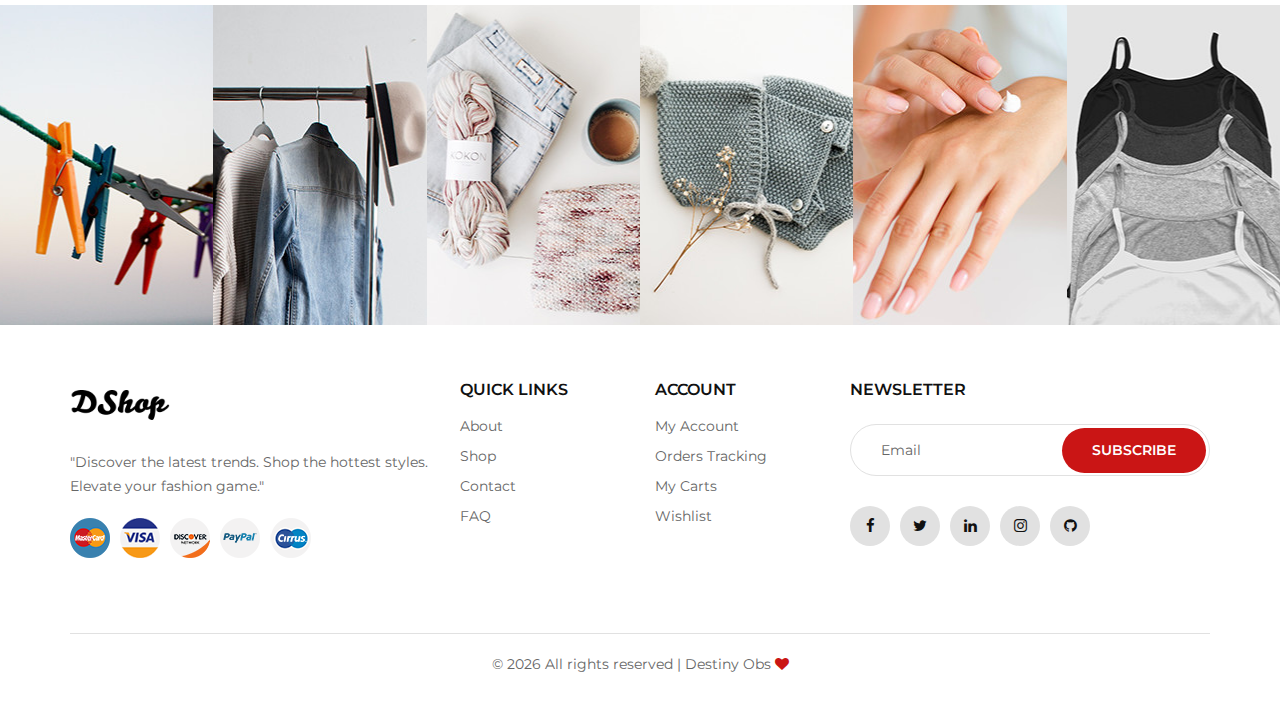
<file: shop.html>
<!DOCTYPE html>
<html lang="zxx">

<head>
    <meta charset="UTF-8">
    <meta name="description" content="Ashion Template">
    <meta name="keywords" content="Ashion, unica, creative, html">
    <meta name="viewport" content="width=device-width, initial-scale=1.0">
    <meta http-equiv="X-UA-Compatible" content="ie=edge">
    <title>Our Shop</title>

    <link rel="icon" type="image/png" href="img/logoC.png">

    <!-- Google Font -->
    <link href="https://fonts.googleapis.com/css2?family=Cookie&display=swap" rel="stylesheet">
    <link href="https://fonts.googleapis.com/css2?family=Montserrat:wght@400;500;600;700;800;900&display=swap"
    rel="stylesheet">

    <!-- Css Styles -->
    <link rel="stylesheet" href="css/bootstrap.min.css" type="text/css">
    <link rel="stylesheet" href="css/font-awesome.min.css" type="text/css">
    <link rel="stylesheet" href="css/elegant-icons.css" type="text/css">
    <link rel="stylesheet" href="css/jquery-ui.min.css" type="text/css">
    <link rel="stylesheet" href="css/magnific-popup.css" type="text/css">
    <link rel="stylesheet" href="css/owl.carousel.min.css" type="text/css">
    <link rel="stylesheet" href="css/slicknav.min.css" type="text/css">
    <link rel="stylesheet" href="css/style.css" type="text/css">
</head>

<body>
    <!-- Page Preloder -->
    <div id="preloder">
        <div class="loader"></div>
    </div>

    <!-- Offcanvas Menu Begin -->
    <div class="offcanvas-menu-overlay"></div>
    <div class="offcanvas-menu-wrapper" style="margin-top: 90px;" >
        <div class="offcanvas__close">+</div>
        <ul class="offcanvas__widget">
            <li><span class="icon_search search-switch"></span></li>
            <li><a href="./wishlists.html"><span class="icon_heart_alt"></span>
                <div class="tip">2</div>
            </a></li>
            <li><a href="./shop-cart.html"><span class="icon_bag_alt"></span>
                <div class="tip">2</div>
            </a></li>
        </ul>
        <div class="offcanvas__logo">
            <a  href="./index.html"><img src="img/logo.png" alt=""></a>
        </div>
        <div id="mobile-menu-wrap"></div>
        <div class="offcanvas__auth">
            <a href="LoginLogout.html">Login</a>
            <a href="LoginLogout.html#target-section1">Register</a>
        </div>
    </div>
    <!-- Offcanvas Menu End -->

    <!-- Header Section Begin -->
    <header class="header">
        <div class="container-fluid">
            <div class="row">
                <div class="col-xl-3 col-lg-2">
                    <div class="header__logo">
                        <a href="./index.html"><img style="height: 50px; width: 100px; margin-left: 100px;" src="img/logo.png" alt=""></a>
                    </div>
                </div>
                <div class="col-xl-6 col-lg-7">
                    <nav class="header__menu">
                        <ul>
                            <li class="active"><a href="./index.html">Home</a></li>
                            <li><a href="shop.html#women">Women’s</a></li>
                            <li><a href="shop.html#men">Men’s</a></li>
                            <li><a href="./shop.html">Shop</a></li>
                            <li><a href="./checkout.html">Checkout</a></li>
                            <!-- <li><a href="./blog.html">Blog</a></li> -->
                            <li><a href="./contact.html">Contact</a></li>
                        </ul>
                    </nav>
                </div>
                <div class="col-lg-3">
                    <div class="header__right">
                        <div class="header__right__auth">
                            <a href="./LoginLogout.html">Login</a>
                            <a href="./LoginLogout.html">Register</a>
                        </div>
                        <ul class="header__right__widget">
                            <li><span class="icon_search search-switch"></span></li>
                            <li><a href="./wishlists.html"><span class="icon_heart_alt"></span>
                                <div class="tip">2</div>
                            </a></li>
                            <li><a href="./shop-cart.html"><span class="icon_bag_alt"></span>
                                <div class="tip">2</div>
                            </a></li>
                        </ul>
                    </div>
                </div>
            </div>
            <div class="canvas__open">
                <i class="fa fa-bars"></i>
            </div>
        </div>
    </header>
    <!-- Header Section End -->

    <!-- Breadcrumb Begin -->
    <div class="breadcrumb-option">
        <div class="container">
            <div class="row">
                <div class="col-lg-12">
                    <div class="breadcrumb__links">
                        <a href="./index.html"><i class="fa fa-home"></i> Home</a>
                        <span>Shop</span>
                    </div>
                </div>
            </div>
        </div>
    </div>
    <!-- Breadcrumb End -->

    <!-- Shop Section Begin -->
    <section class="shop spad">
        <div class="container">
            <div class="row">
                <div class="col-lg-3 col-md-3">
                    <div class="shop__sidebar">
                        <div class="sidebar__categories">
                            <div class="section-title">
                                <h4>Categories</h4>
                            </div>
                            <div class="categories__accordion">
                                <div class="accordion" id="accordionExample">
                                    <div class="card">
                                        <div class="card-heading active">
                                            <a data-toggle="collapse" data-target="#collapseOne">Women</a>
                                        </div>
                                        <div id="collapseOne" class="collapse show" data-parent="#accordionExample">
                                            <div class="card-body">
                                                <ul>
                                                    <li><a href="#">Coats</a></li>
                                                    <li><a href="#">Jackets</a></li>
                                                    <li><a href="#">Dresses</a></li>
                                                    <li><a href="#">Shirts</a></li>
                                                    <li><a href="#">T-shirts</a></li>
                                                    <li><a href="#">Jeans</a></li>
                                                </ul>
                                            </div>
                                        </div>
                                    </div>
                                    <div class="card">
                                        <div class="card-heading">
                                            <a data-toggle="collapse" data-target="#collapseTwo">Men</a>
                                        </div>
                                        <div id="collapseTwo" class="collapse" data-parent="#accordionExample">
                                            <div class="card-body">
                                                <ul>
                                                    <li><a href="#">Coats</a></li>
                                                    <li><a href="#">Jackets</a></li>
                                                    <li><a href="#">Dresses</a></li>
                                                    <li><a href="#">Shirts</a></li>
                                                    <li><a href="#">T-shirts</a></li>
                                                    <li><a href="#">Jeans</a></li>
                                                </ul>
                                            </div>
                                        </div>
                                    </div>
                                    <div class="card">
                                        <div class="card-heading">
                                            <a data-toggle="collapse" data-target="#collapseThree">Kids</a>
                                        </div>
                                        <div id="collapseThree" class="collapse" data-parent="#accordionExample">
                                            <div class="card-body">
                                                <ul>
                                                    <li><a href="#">Coats</a></li>
                                                    <li><a href="#">Jackets</a></li>
                                                    <li><a href="#">Dresses</a></li>
                                                    <li><a href="#">Shirts</a></li>
                                                    <li><a href="#">T-shirts</a></li>
                                                    <li><a href="#">Jeans</a></li>
                                                </ul>
                                            </div>
                                        </div>
                                    </div>
                                    <div class="card">
                                        <div class="card-heading">
                                            <a data-toggle="collapse" data-target="#collapseFour">Accessories</a>
                                        </div>
                                        <div id="collapseFour" class="collapse" data-parent="#accordionExample">
                                            <div class="card-body">
                                                <ul>
                                                    <li><a href="#">Coats</a></li>
                                                    <li><a href="#">Jackets</a></li>
                                                    <li><a href="#">Dresses</a></li>
                                                    <li><a href="#">Shirts</a></li>
                                                    <li><a href="#">T-shirts</a></li>
                                                    <li><a href="#">Jeans</a></li>
                                                </ul>
                                            </div>
                                        </div>
                                    </div>
                                    <div class="card">
                                        <div class="card-heading">
                                            <a data-toggle="collapse" data-target="#collapseFive">Cosmetic</a>
                                        </div>
                                        <div id="collapseFive" class="collapse" data-parent="#accordionExample">
                                            <div class="card-body">
                                                <ul>
                                                    <li><a href="#">Coats</a></li>
                                                    <li><a href="#">Jackets</a></li>
                                                    <li><a href="#">Dresses</a></li>
                                                    <li><a href="#">Shirts</a></li>
                                                    <li><a href="#">T-shirts</a></li>
                                                    <li><a href="#">Jeans</a></li>
                                                </ul>
                                            </div>
                                        </div>
                                    </div>
                                </div>
                            </div>
                        </div>
                        <div class="sidebar__filter">
                            <div class="section-title">
                                <h4>Shop by price</h4>
                            </div>
                            <div class="filter-range-wrap">
                                <div class="price-range ui-slider ui-corner-all ui-slider-horizontal ui-widget ui-widget-content"
                                data-min="33" data-max="99"></div>
                                <div class="range-slider">
                                    <div class="price-input">
                                        <p>Price:</p>
                                        <input type="text" id="minamount">
                                        <input type="text" id="maxamount">
                                    </div>
                                </div>
                            </div>
                            <a href="#">Filter</a>
                        </div>
                        <div class="sidebar__sizes">
                            <div class="section-title">
                                <h4>Shop by size</h4>
                            </div>
                            <div class="size__list">
                                <label for="xxs">
                                    xxs
                                    <input type="checkbox" id="xxs">
                                    <span class="checkmark"></span>
                                </label>
                                <label for="xs">
                                    xs
                                    <input type="checkbox" id="xs">
                                    <span class="checkmark"></span>
                                </label>
                                <label for="xss">
                                    xs-s
                                    <input type="checkbox" id="xss">
                                    <span class="checkmark"></span>
                                </label>
                                <label for="s">
                                    s
                                    <input type="checkbox" id="s">
                                    <span class="checkmark"></span>
                                </label>
                                <label for="m">
                                    m
                                    <input type="checkbox" id="m">
                                    <span class="checkmark"></span>
                                </label>
                                <label for="ml">
                                    m-l
                                    <input type="checkbox" id="ml">
                                    <span class="checkmark"></span>
                                </label>
                                <label for="l">
                                    l
                                    <input type="checkbox" id="l">
                                    <span class="checkmark"></span>
                                </label>
                                <label for="xl">
                                    xl
                                    <input type="checkbox" id="xl">
                                    <span class="checkmark"></span>
                                </label>
                            </div>
                        </div>
                        <div class="sidebar__color">
                            <div class="section-title">
                                <h4>Shop by size</h4>
                            </div>
                            <div class="size__list color__list">
                                <label for="black">
                                    Blacks
                                    <input type="checkbox" id="black">
                                    <span class="checkmark"></span>
                                </label>
                                <label for="whites">
                                    Whites
                                    <input type="checkbox" id="whites">
                                    <span class="checkmark"></span>
                                </label>
                                <label for="reds">
                                    Reds
                                    <input type="checkbox" id="reds">
                                    <span class="checkmark"></span>
                                </label>
                                <label for="greys">
                                    Greys
                                    <input type="checkbox" id="greys">
                                    <span class="checkmark"></span>
                                </label>
                                <label for="blues">
                                    Blues
                                    <input type="checkbox" id="blues">
                                    <span class="checkmark"></span>
                                </label>
                                <label for="beige">
                                    Beige Tones
                                    <input type="checkbox" id="beige">
                                    <span class="checkmark"></span>
                                </label>
                                <label for="greens">
                                    Greens
                                    <input type="checkbox" id="greens">
                                    <span class="checkmark"></span>
                                </label>
                                <label for="yellows">
                                    Yellows
                                    <input type="checkbox" id="yellows">
                                    <span class="checkmark"></span>
                                </label>
                            </div>
                        </div>
                    </div>
                </div>
                <div id="women" class="col-lg-9 col-md-9">
                    <h3 style="margin-bottom: 20px;">Women</h3>
                    <div class="row product-grid">
                        <div class="col-lg-4 col-md-6">
                            <div class="product__item">
                                <div class="product__item__pic set-bg" data-setbg="img/shop/shop-1.jpg">
                                    <div class="label new">New</div>
                                    <ul class="product__hover">
                                        <li><a href="img/shop/shop-1.jpg" class="image-popup"><span class="arrow_expand"></span></a></li>
                                        <li><a href="#"><span class="icon_heart_alt"></span></a></li>
                                        <li><a href="#"><span class="icon_bag_alt"></span></a></li>
                                    </ul> 
                                </div>
                                <div class="product__item__text">
                                    <h6><a href="#">Furry hooded parka</a></h6>
                                    <div class="rating">
                                        <i class="fa fa-star"></i>
                                        <i class="fa fa-star"></i>
                                        <i class="fa fa-star"></i>
                                        <i class="fa fa-star"></i>
                                        <i class="fa fa-star"></i>
                                    </div>
                                    <div class="product__price">$ 59.0</div>
                                </div>
                            </div>
                        </div>
                        <div class="col-lg-4 col-md-6">
                            <div class="product__item">
                                <div class="product__item__pic set-bg" data-setbg="img/shop/shop-1.jpg">
                                    <div class="label new">New</div>
                                    <ul class="product__hover">
                                        <li><a href="img/shop/shop-1.jpg" class="image-popup"><span class="arrow_expand"></span></a></li>
                                        <li><a href="#"><span class="icon_heart_alt"></span></a></li>
                                        <li><a href="#"><span class="icon_bag_alt"></span></a></li>
                                    </ul> 
                                </div>
                                <div class="product__item__text">
                                    <h6><a href="#">Furry hooded parka</a></h6>
                                    <div class="rating">
                                        <i class="fa fa-star"></i>
                                        <i class="fa fa-star"></i>
                                        <i class="fa fa-star"></i>
                                        <i class="fa fa-star"></i>
                                        <i class="fa fa-star"></i>
                                    </div>
                                    <div class="product__price">$ 59.0</div>
                                </div>
                            </div>
                        </div>
                        <div class="col-lg-4 col-md-6">
                            <div class="product__item">
                                <div class="product__item__pic set-bg" data-setbg="img/shop/shop-1.jpg">
                                    <div class="label new">New</div>
                                    <ul class="product__hover">
                                        <li><a href="img/shop/shop-1.jpg" class="image-popup"><span class="arrow_expand"></span></a></li>
                                        <li><a href="#"><span class="icon_heart_alt"></span></a></li>
                                        <li><a href="#"><span class="icon_bag_alt"></span></a></li>
                                    </ul> 
                                </div>
                                <div class="product__item__text">
                                    <h6><a href="#">Furry hooded parka</a></h6>
                                    <div class="rating">
                                        <i class="fa fa-star"></i>
                                        <i class="fa fa-star"></i>
                                        <i class="fa fa-star"></i>
                                        <i class="fa fa-star"></i>
                                        <i class="fa fa-star"></i>
                                    </div>
                                    <div class="product__price">$ 59.0</div>
                                </div>
                            </div>
                        </div>
                        <div class="col-lg-4 col-md-6">
                            <div class="product__item">
                                <div class="product__item__pic set-bg" data-setbg="img/shop/shop-1.jpg">
                                    <div class="label new">New</div>
                                    <ul class="product__hover">
                                        <li><a href="img/shop/shop-1.jpg" class="image-popup"><span class="arrow_expand"></span></a></li>
                                        <li><a href="#"><span class="icon_heart_alt"></span></a></li>
                                        <li><a href="#"><span class="icon_bag_alt"></span></a></li>
                                    </ul> 
                                </div>
                                <div class="product__item__text">
                                    <h6><a href="#">Furry hooded parka</a></h6>
                                    <div class="rating">
                                        <i class="fa fa-star"></i>
                                        <i class="fa fa-star"></i>
                                        <i class="fa fa-star"></i>
                                        <i class="fa fa-star"></i>
                                        <i class="fa fa-star"></i>
                                    </div>
                                    <div class="product__price">$ 59.0</div>
                                </div>
                            </div>
                        </div>
                        <div class="col-lg-4 col-md-6">
                            <div class="product__item">
                                <div class="product__item__pic set-bg" data-setbg="img/shop/shop-2.jpg">
                                    <ul class="product__hover">
                                        <li><a href="img/shop/shop-2.jpg" class="image-popup"><span class="arrow_expand"></span></a></li>
                                        <li><a href="#"><span class="icon_heart_alt"></span></a></li>
                                        <li><a href="#"><span class="icon_bag_alt"></span></a></li>
                                    </ul>
                                </div>
                                <div class="product__item__text">
                                    <h6><a href="#">Flowy striped skirt</a></h6>
                                    <div class="rating">
                                        <i class="fa fa-star"></i>
                                        <i class="fa fa-star"></i>
                                        <i class="fa fa-star"></i>
                                        <i class="fa fa-star"></i>
                                        <i class="fa fa-star"></i>
                                    </div>
                                    <div class="product__price">$ 49.0</div>
                                </div>
                            </div>
                        </div>
                        <div class="col-lg-4 col-md-6">
                            <div class="product__item">
                                <div class="product__item__pic set-bg" data-setbg="img/shop/shop-3.jpg">
                                    <ul class="product__hover">
                                        <li><a href="img/shop/shop-3.jpg" class="image-popup"><span class="arrow_expand"></span></a></li>
                                        <li><a href="#"><span class="icon_heart_alt"></span></a></li>
                                        <li><a href="#"><span class="icon_bag_alt"></span></a></li>
                                    </ul>
                                </div>
                                <div class="product__item__text">
                                    <h6><a href="#">Croc-effect bag</a></h6>
                                    <div class="rating">
                                        <i class="fa fa-star"></i>
                                        <i class="fa fa-star"></i>
                                        <i class="fa fa-star"></i>
                                        <i class="fa fa-star"></i>
                                        <i class="fa fa-star"></i>
                                    </div>
                                    <div class="product__price">$ 59.0</div>
                                </div>
                            </div>
                        </div>
                        <div class="col-lg-4 col-md-6">
                            <div class="product__item">
                                <div class="product__item__pic set-bg" data-setbg="img/shop/shop-4.jpg">
                                    <ul class="product__hover">
                                        <li><a href="img/shop/shop-4.jpg" class="image-popup"><span class="arrow_expand"></span></a></li>
                                        <li><a href="#"><span class="icon_heart_alt"></span></a></li>
                                        <li><a href="#"><span class="icon_bag_alt"></span></a></li>
                                    </ul>
                                </div>
                                <div class="product__item__text">
                                    <h6><a href="#">Dark wash Xavi jeans</a></h6>
                                    <div class="rating">
                                        <i class="fa fa-star"></i>
                                        <i class="fa fa-star"></i>
                                        <i class="fa fa-star"></i>
                                        <i class="fa fa-star"></i>
                                        <i class="fa fa-star"></i>
                                    </div>
                                    <div class="product__price">$ 59.0</div>
                                </div>
                            </div>
                        </div>
                        <div class="col-lg-4 col-md-6">
                            <div class="product__item">
                                <div class="product__item__pic set-bg" data-setbg="img/shop/shop-4.jpg">
                                    <ul class="product__hover">
                                        <li><a href="img/shop/shop-4.jpg" class="image-popup"><span class="arrow_expand"></span></a></li>
                                        <li><a href="#"><span class="icon_heart_alt"></span></a></li>
                                        <li><a href="#"><span class="icon_bag_alt"></span></a></li>
                                    </ul>
                                </div>
                                <div class="product__item__text">
                                    <h6><a href="#">Dark wash Xavi jeans</a></h6>
                                    <div class="rating">
                                        <i class="fa fa-star"></i>
                                        <i class="fa fa-star"></i>
                                        <i class="fa fa-star"></i>
                                        <i class="fa fa-star"></i>
                                        <i class="fa fa-star"></i>
                                    </div>
                                    <div class="product__price">$ 59.0</div>
                                </div>
                            </div>
                        </div>
                        <div class="col-lg-4 col-md-6">
                            <div class="product__item">
                                <div class="product__item__pic set-bg" data-setbg="img/shop/shop-4.jpg">
                                    <ul class="product__hover">
                                        <li><a href="img/shop/shop-4.jpg" class="image-popup"><span class="arrow_expand"></span></a></li>
                                        <li><a href="#"><span class="icon_heart_alt"></span></a></li>
                                        <li><a href="#"><span class="icon_bag_alt"></span></a></li>
                                    </ul>
                                </div>
                                <div class="product__item__text">
                                    <h6><a href="#">Dark wash Xavi jeans</a></h6>
                                    <div class="rating">
                                        <i class="fa fa-star"></i>
                                        <i class="fa fa-star"></i>
                                        <i class="fa fa-star"></i>
                                        <i class="fa fa-star"></i>
                                        <i class="fa fa-star"></i>
                                    </div>
                                    <div class="product__price">$ 59.0</div>
                                </div>
                            </div>
                        </div>
                        <div class="col-lg-4 col-md-6">
                            <div class="product__item">
                                <div class="product__item__pic set-bg" data-setbg="img/shop/shop-4.jpg">
                                    <ul class="product__hover">
                                        <li><a href="img/shop/shop-4.jpg" class="image-popup"><span class="arrow_expand"></span></a></li>
                                        <li><a href="#"><span class="icon_heart_alt"></span></a></li>
                                        <li><a href="#"><span class="icon_bag_alt"></span></a></li>
                                    </ul>
                                </div>
                                <div class="product__item__text">
                                    <h6><a href="#">Dark wash Xavi jeans</a></h6>
                                    <div class="rating">
                                        <i class="fa fa-star"></i>
                                        <i class="fa fa-star"></i>
                                        <i class="fa fa-star"></i>
                                        <i class="fa fa-star"></i>
                                        <i class="fa fa-star"></i>
                                    </div>
                                    <div class="product__price">$ 59.0</div>
                                </div>
                            </div>
                        </div>
                        <div class="col-lg-4 col-md-6">
                            <div class="product__item">
                                <div class="product__item__pic set-bg" data-setbg="img/shop/shop-4.jpg">
                                    <ul class="product__hover">
                                        <li><a href="img/shop/shop-4.jpg" class="image-popup"><span class="arrow_expand"></span></a></li>
                                        <li><a href="#"><span class="icon_heart_alt"></span></a></li>
                                        <li><a href="#"><span class="icon_bag_alt"></span></a></li>
                                    </ul>
                                </div>
                                <div class="product__item__text">
                                    <h6><a href="#">Dark wash Xavi jeans</a></h6>
                                    <div class="rating">
                                        <i class="fa fa-star"></i>
                                        <i class="fa fa-star"></i>
                                        <i class="fa fa-star"></i>
                                        <i class="fa fa-star"></i>
                                        <i class="fa fa-star"></i>
                                    </div>
                                    <div class="product__price">$ 59.0</div>
                                </div>
                            </div>
                        </div>
                        <div class="col-lg-4 col-md-6">
                            <div class="product__item">
                                <div class="product__item__pic set-bg" data-setbg="img/shop/shop-4.jpg">
                                    <ul class="product__hover">
                                        <li><a href="img/shop/shop-4.jpg" class="image-popup"><span class="arrow_expand"></span></a></li>
                                        <li><a href="#"><span class="icon_heart_alt"></span></a></li>
                                        <li><a href="#"><span class="icon_bag_alt"></span></a></li>
                                    </ul>
                                </div>
                                <div class="product__item__text">
                                    <h6><a href="#">Dark wash Xavi jeans</a></h6>
                                    <div class="rating">
                                        <i class="fa fa-star"></i>
                                        <i class="fa fa-star"></i>
                                        <i class="fa fa-star"></i>
                                        <i class="fa fa-star"></i>
                                        <i class="fa fa-star"></i>
                                    </div>
                                    <div class="product__price">$ 59.0</div>
                                </div>
                            </div>
                        </div>
                        <div class="col-lg-4 col-md-6">
                            <div class="product__item">
                                <div class="product__item__pic set-bg" data-setbg="img/shop/shop-4.jpg">
                                    <ul class="product__hover">
                                        <li><a href="img/shop/shop-4.jpg" class="image-popup"><span class="arrow_expand"></span></a></li>
                                        <li><a href="#"><span class="icon_heart_alt"></span></a></li>
                                        <li><a href="#"><span class="icon_bag_alt"></span></a></li>
                                    </ul>
                                </div>
                                <div class="product__item__text">
                                    <h6><a href="#">Dark wash Xavi jeans</a></h6>
                                    <div class="rating">
                                        <i class="fa fa-star"></i>
                                        <i class="fa fa-star"></i>
                                        <i class="fa fa-star"></i>
                                        <i class="fa fa-star"></i>
                                        <i class="fa fa-star"></i>
                                    </div>
                                    <div class="product__price">$ 59.0</div>
                                </div>
                            </div>
                        </div>
                        <div class="col-lg-4 col-md-6">
                            <div class="product__item sale">
                                <div class="product__item__pic set-bg" data-setbg="img/shop/shop-5.jpg">
                                    <div class="label">Sale</div>
                                    <ul class="product__hover">
                                        <li><a href="img/shop/shop-5.jpg" class="image-popup"><span class="arrow_expand"></span></a></li>
                                        <li><a href="#"><span class="icon_heart_alt"></span></a></li>
                                        <li><a href="#"><span class="icon_bag_alt"></span></a></li>
                                    </ul>
                                </div>
                                <div class="product__item__text">
                                    <h6><a href="#">Ankle-cuff sandals</a></h6>
                                    <div class="rating">
                                        <i class="fa fa-star"></i>
                                        <i class="fa fa-star"></i>
                                        <i class="fa fa-star"></i>
                                        <i class="fa fa-star"></i>
                                        <i class="fa fa-star"></i>
                                    </div>
                                    <div class="product__price">$ 49.0 <span>$ 59.0</span></div>
                                </div>
                            </div>
                        </div>
                        <div class="col-lg-4 col-md-6">
                            <div class="product__item">
                                <div class="product__item__pic set-bg" data-setbg="img/shop/shop-6.jpg">
                                    <ul class="product__hover">
                                        <li><a href="img/shop/shop-6.jpg" class="image-popup"><span class="arrow_expand"></span></a></li>
                                        <li><a href="#"><span class="icon_heart_alt"></span></a></li>
                                        <li><a href="#"><span class="icon_bag_alt"></span></a></li>
                                    </ul>
                                </div>
                                <div class="product__item__text">
                                    <h6><a href="#">Contrasting sunglasses</a></h6>
                                    <div class="rating">
                                        <i class="fa fa-star"></i>
                                        <i class="fa fa-star"></i>
                                        <i class="fa fa-star"></i>
                                        <i class="fa fa-star"></i>
                                        <i class="fa fa-star"></i>
                                    </div>
                                    <div class="product__price">$ 59.0</div>
                                </div>
                            </div>
                        </div>
                        <div class="col-lg-4 col-md-6">
                            <div class="product__item">
                                <div class="product__item__pic set-bg" data-setbg="img/shop/shop-7.jpg">
                                    <ul class="product__hover">
                                        <li><a href="img/shop/shop-7.jpg" class="image-popup"><span class="arrow_expand"></span></a></li>
                                        <li><a href="#"><span class="icon_heart_alt"></span></a></li>
                                        <li><a href="#"><span class="icon_bag_alt"></span></a></li>
                                    </ul>
                                </div>
                                <div class="product__item__text">
                                    <h6><a href="#">Circular pendant earrings</a></h6>
                                    <div class="rating">
                                        <i class="fa fa-star"></i>
                                        <i class="fa fa-star"></i>
                                        <i class="fa fa-star"></i>
                                        <i class="fa fa-star"></i>
                                        <i class="fa fa-star"></i>
                                    </div>
                                    <div class="product__price">$ 59.0</div>
                                </div>
                            </div>
                        </div>
                        <div class="col-lg-4 col-md-6">
                            <div class="product__item">
                                <div class="product__item__pic set-bg" data-setbg="img/shop/shop-8.jpg">
                                    <div class="label stockout stockblue">Out Of Stock</div>
                                    <ul class="product__hover">
                                        <li><a href="img/shop/shop-8.jpg" class="image-popup"><span class="arrow_expand"></span></a></li>
                                        <li><a href="#"><span class="icon_heart_alt"></span></a></li>
                                        <li><a href="#"><span class="icon_bag_alt"></span></a></li>
                                    </ul>
                                </div>
                                <div class="product__item__text">
                                    <h6><a href="#">Cotton T-Shirt</a></h6>
                                    <div class="rating">
                                        <i class="fa fa-star"></i>
                                        <i class="fa fa-star"></i>
                                        <i class="fa fa-star"></i>
                                        <i class="fa fa-star"></i>
                                        <i class="fa fa-star"></i>
                                    </div>
                                    <div class="product__price">$ 59.0</div>
                                </div>
                            </div>
                        </div>
                        <div class="col-lg-4 col-md-6">
                            <div class="product__item sale">
                                <div class="product__item__pic set-bg" data-setbg="img/shop/shop-9.jpg">
                                    <div class="label">Sale</div>
                                    <ul class="product__hover">
                                        <li><a href="img/shop/shop-9.jpg" class="image-popup"><span class="arrow_expand"></span></a></li>
                                        <li><a href="#"><span class="icon_heart_alt"></span></a></li>
                                        <li><a href="#"><span class="icon_bag_alt"></span></a></li>
                                    </ul>
                                </div>
                                <div class="product__item__text">
                                    <h6><a href="#">Water resistant zips backpack</a></h6>
                                    <div class="rating">
                                        <i class="fa fa-star"></i>
                                        <i class="fa fa-star"></i>
                                        <i class="fa fa-star"></i>
                                        <i class="fa fa-star"></i>
                                        <i class="fa fa-star"></i>
                                    </div>
                                    <div class="product__price">$ 49.0 <span>$ 59.0</span></div>
                                </div>
                            </div>
                        </div>
                    </div>
                    <div class="col-lg-12 text-center">
                        <div class="pagination__option">
                            <a class="page-link prev-page" style="margin-bottom: -10vw;"><i class="fa fa-angle-left"></i></a>
                            <a class="page-link"   style="margin-bottom: -10vw; text-align: center;">1</a>
                            <a class="page-link"   style="margin-bottom: -10vw;">2</a>
                            <a class="page-link"   style="margin-bottom: -10vw;">3</a>
                            <a class="page-link   next-page" style="margin-bottom: -10vw;"><i class="fa fa-angle-right"></i></a>
                        </div>
                    </div>
                </div>
            </div>
        </div>
    </section>
    <!-- Shop Section End -->

    <!-- Instagram Begin -->
    <div class="instagram">
        <div class="container-fluid">
            <div class="row">
                <div class="col-lg-2 col-md-4 col-sm-4 p-0">
                    <a href="https://instagram.com/d.t.w_Destiny_Obs/">
                    <div class="instagram__item set-bg" data-setbg="img/instagram/insta-1.jpg">
                        <div class="instagram__text">
                            <i class="fa fa-instagram"></i>
                            <a href="https://instagram.com/d.t.w_Destiny_Obs/">@ Destiny Obs</a>
                        </div>
                    </div>
                </a>
                </div>
                <div class="col-lg-2 col-md-4 col-sm-4 p-0">
                    <a href="https://instagram.com/d.t.w_Destiny_Obs/">
                    <div class="instagram__item set-bg" data-setbg="img/instagram/insta-2.jpg">
                        <div class="instagram__text">
                            <i class="fa fa-instagram"></i>
                            <a href="https://instagram.com/d.t.w_Destiny_Obs/">@ Destiny Obs</a>
                        </div>
                    </div>
                </a>
                </div>
                <div class="col-lg-2 col-md-4 col-sm-4 p-0">
                    <a href="https://instagram.com/d.t.w_Destiny_Obs/">
                    <div class="instagram__item set-bg" data-setbg="img/instagram/insta-3.jpg">
                        <div class="instagram__text">
                            <i class="fa fa-instagram"></i>
                            <a href="https://instagram.com/d.t.w_Destiny_Obs/">@ Destiny Obs</a>
                        </div>
                    </div>
                </a>
                </div>
                <div class="col-lg-2 col-md-4 col-sm-4 p-0">
                    <a href="https://instagram.com/d.t.w_Destiny_Obs/">
                    <div class="instagram__item set-bg" data-setbg="img/instagram/insta-4.jpg">
                        <div class="instagram__text">
                            <i class="fa fa-instagram"></i>
                            <a href="https://instagram.com/d.t.w_Destiny_Obs/">@ Destiny Obs</a>
                        </div>
                    </div>
                </a>
                </div>
                <div class="col-lg-2 col-md-4 col-sm-4 p-0">
                    <a href="https://instagram.com/d.t.w_Destiny_Obs/">
                    <div class="instagram__item set-bg" data-setbg="img/instagram/insta-5.jpg">
                        <div class="instagram__text">
                            <i class="fa fa-instagram"></i>
                            <a href="https://instagram.com/d.t.w_Destiny_Obs/">@ Destiny Obs</a>
                        </div>
                    </div>
                </a>
                </div>
                <div class="col-lg-2 col-md-4 col-sm-4 p-0">
                    <a href="https://instagram.com/d.t.w_Destiny_Obs/">
                    <div class="instagram__item set-bg" data-setbg="img/instagram/insta-6.jpg">
                        <div class="instagram__text">
                            <i class="fa fa-instagram"></i>
                            <a href="https://instagram.com/d.t.w_Destiny_Obs/">@ Destiny Obs</a>
                        </div>
                    </div>
                </a>
                </div>
            </div>
        </div>
    </div>
    <!-- Instagram End -->

    <!-- Footer Section Begin -->
    <footer class="footer">
        <div class="container">
            <div class="row">
                <div class="col-lg-4 col-md-6 col-sm-7">
                    <div class="footer__about">
                        <div class="footer__logo">
                            <a href="./index.html"><img src="img/logo.png" style="height: 50px; width: 100px;" alt=""></a>
                        </div>
                        <p>"Discover the latest trends. Shop the hottest styles. Elevate your fashion game."</p>
                        <div class="footer__payment">
                            <a href="#"><img src="img/payment/payment-1.png" alt=""></a>
                            <a href="#"><img src="img/payment/payment-2.png" alt=""></a>
                            <a href="#"><img src="img/payment/payment-3.png" alt=""></a>
                            <a href="#"><img src="img/payment/payment-4.png" alt=""></a>
                            <a href="#"><img src="img/payment/payment-5.png" alt=""></a>
                        </div>
                    </div>
                </div>
                <div class="col-lg-2 col-md-3 col-sm-5">
                    <div class="footer__widget">
                        <h6>Quick links</h6>
                        <ul>
                            <li><a href="./About.html">About</a></li>
                            <li><a href="./shop.html">Shop</a></li>
                            <li><a href="./contact.html">Contact</a></li>
                            <li><a href="./faq/html">FAQ</a></li>
                        </ul>
                    </div>
                </div>
                <div class="col-lg-2 col-md-3 col-sm-4">
                    <div class="footer__widget">
                        <h6>Account</h6>
                        <ul>
                            <li><a href="./UserProfile.html">My Account</a></li>
                            <li><a href="#">Orders Tracking</a></li>
                            <li><a href="./shop-cart.html">My Carts</a></li>
                            <li><a href="./wishlists.html">Wishlist</a></li>
                        </ul>
                    </div>
                </div>
                <div class="col-lg-4 col-md-8 col-sm-8">
                    <div class="footer__newslatter">
                        <h6>NEWSLETTER</h6>
                        <form action="#">
                            <input type="email" placeholder="Email">
                            <button type="submit" class="site-btn">Subscribe</button>
                        </form>
                        <div class="footer__social">
                            <a href="https://facebook.com/d.t.w_Destiny_Obs/"><i class="fa fa-facebook"></i></a>
                            <a href="https://twitter.com/DestinyObs/"><i class="fa fa-twitter"></i></a>
                            <a href="https://www.linkedin.com/in/destiny-obs-555aaa239"><i class="fa fa-linkedin"></i></a>
                            <a href="https://instagram.com/d.t.w_Destiny_Obs/"><i class="fa fa-instagram"></i></a>
                            <a href="https://github.com/DestinyObs"><i class="fa fa-github"></i></a>
                        </div>
                    </div>
                </div>
            </div>
            <div class="row">
                <div class="col-lg-12">
                    <!-- Link back to Colorlib can't be removed. Template is licensed under CC BY 3.0. -->
                    <div class="footer__copyright__text">
                        <p> &copy; <script>document.write(new Date().getFullYear());</script> All rights reserved | Destiny Obs  <i class="fa fa-heart" aria-hidden="true"></i></p>
                    </div>
                    <!-- Link back to Colorlib can't be removed. Template is licensed under CC BY 3.0. -->
                </div>
            </div>
        </div>
    </footer>
    <!-- Footer Section End -->

    <!-- Search Begin -->
    <div class="search-model">
        <div class="h-100 d-flex align-items-center justify-content-center">
            <div class="search-close-switch">+</div>
            <form class="search-model-form">
                <input type="text" id="search-input" placeholder="Search here.....">
            </form>
        </div>
    </div>
    <!-- Search End -->

    <!-- Js Plugins -->
    <script src="js/jquery-3.3.1.min.js"></script>
    <script src="js/bootstrap.min.js"></script>
    <script src="js/jquery.magnific-popup.min.js"></script>
    <script src="js/jquery-ui.min.js"></script>
    <script src="js/mixitup.min.js"></script>
    <script src="js/jquery.countdown.min.js"></script>
    <script src="js/jquery.slicknav.js"></script>
    <script src="js/owl.carousel.min.js"></script>
    <script src="js/jquery.nicescroll.min.js"></script>
    <script src="js/main.js"></script>
    
<script>
    // Get the page links
    const pageLinks = document.querySelectorAll('.page-link');
    const prevPageLink = document.querySelector('.prev-page');
    const nextPageLink = document.querySelector('.next-page');
  
    // Define the number of products per page and the current page
    const productsPerPage = 9;
    let currentPage = 1;
  
    // Function to display products for the current page
    function displayProducts() {
      // Get all the product items
      const productItems = document.querySelectorAll('.product-item');
  
      // Calculate the range of products to display
      const startIndex = (currentPage - 1) * productsPerPage;
      const endIndex = startIndex + productsPerPage;
  
      // Hide all product items
      productItems.forEach(item => {
        item.style.display = 'none';
      });
  
      // Show products for the current page
      for (let i = startIndex; i < endIndex && i < productItems.length; i++) {
        const productItem = productItems[i];
        productItem.style.display = 'block';
      }
  
      // Disable/enable previous and next page links based on current page
      if (currentPage === 1) {
        prevPageLink.classList.add('disabled');
      } else {
        prevPageLink.classList.remove('disabled');
      }
  
      if (currentPage === Math.ceil(productItems.length / productsPerPage)) {
        nextPageLink.classList.add('disabled');
      } else {
        nextPageLink.classList.remove('disabled');
      }
    }
  
    // Function to handle page link click event
    function handlePageLinkClick(e) {
      e.preventDefault();
  
      // Remove the active class from all page links
      pageLinks.forEach(link => {
        link.classList.remove('active');
      });
  
      // Add the active class to the clicked link
      e.target.classList.add('active');
  
      // Get the page number from the clicked link
      const page = parseInt(e.target.innerText);
  
      // Update the current page
      currentPage = page;
  
      // Display the products for the current page
      displayProducts();
    }
  
    // Function to handle previous page link click event
    function handlePrevPageLinkClick(e) {
      e.preventDefault();
  
      if (currentPage > 1) {
        currentPage--;
        displayProducts();
      }
    }
  
    // Function to handle next page link click event
    function handleNextPageLinkClick(e) {
      e.preventDefault();
  
      const productItems = document.querySelectorAll('.product-item');
      const totalPages = Math.ceil(productItems.length / productsPerPage);
  
      if (currentPage < totalPages) {
        currentPage++;
        displayProducts();
      }
    }
  
    // Add click event listeners to the page links
    pageLinks.forEach(link => {
      link.addEventListener('click', handlePageLinkClick);
    });
  
    // Add click event listeners to the previous and next page links
    prevPageLink.addEventListener('click', handlePrevPageLinkClick);
    nextPageLink.addEventListener('click', handleNextPageLinkClick);
  
    // Initially display the products for the first page
    displayProducts();
  </script>
</body>

</html>
</file>
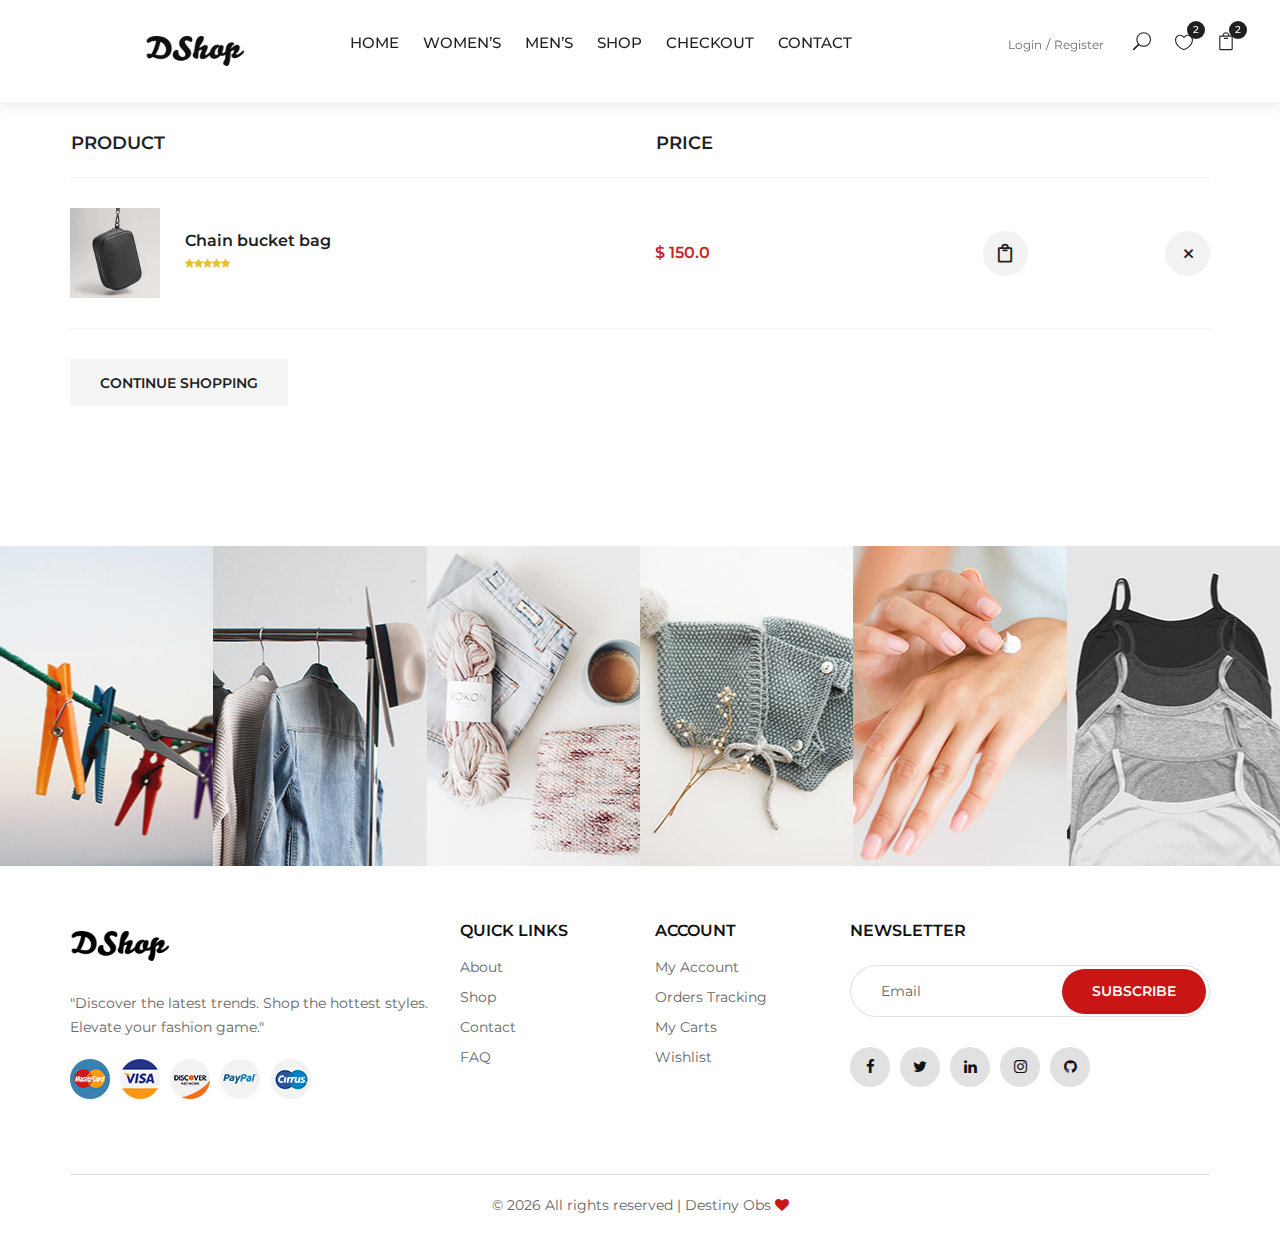
<file: wishlists.html>
<!DOCTYPE html>
<html lang="zxx">

<head>
    <meta charset="UTF-8">
    <meta name="description" content="Ashion Template">
    <meta name="keywords" content="Ashion, unica, creative, html">
    <meta name="viewport" content="width=device-width, initial-scale=1.0">
    <meta http-equiv="X-UA-Compatible" content="ie=edge">
    <title>Your Cart</title>

    <link rel="icon" type="image/png" href="img/logoC.png">

    <!-- Google Font -->
    <link href="https://fonts.googleapis.com/css2?family=Cookie&display=swap" rel="stylesheet">
    <link href="https://fonts.googleapis.com/css2?family=Montserrat:wght@400;500;600;700;800;900&display=swap"
    rel="stylesheet">

    <!-- Css Styles -->
    <link rel="stylesheet" href="css/bootstrap.min.css" type="text/css">
    <link rel="stylesheet" href="css/font-awesome.min.css" type="text/css">
    <link rel="stylesheet" href="css/elegant-icons.css" type="text/css">
    <link rel="stylesheet" href="css/jquery-ui.min.css" type="text/css">
    <link rel="stylesheet" href="css/magnific-popup.css" type="text/css">
    <link rel="stylesheet" href="css/owl.carousel.min.css" type="text/css">
    <link rel="stylesheet" href="css/slicknav.min.css" type="text/css">
    <link rel="stylesheet" href="css/style.css" type="text/css">
</head>

<body>
    <!-- Page Preloder -->
    <div id="preloder">
        <div class="loader"></div>
    </div>

    <!-- Offcanvas Menu Begin -->
    <div class="offcanvas-menu-overlay"></div>
    <div class="offcanvas-menu-wrapper">
        <div class="offcanvas__close">+</div>
        <ul class="offcanvas__widget">
            <li><span class="icon_search search-switch"></span></li>
            <li><a href="./wishlist"><span class="icon_heart_alt"></span>
                <div class="tip">2</div>
            </a></li>
            <li><a href="./shop-cart.html"><span class="icon_bag_alt"></span>
                <div class="tip">2</div>
            </a></li>
        </ul>
        <div class="offcanvas__logo">
            <a  href="./index.html"><img src="img/logo.png" alt=""></a>
        </div>
        <div id="mobile-menu-wrap"></div>
        <div class="offcanvas__auth">
            <a href="LoginLogout.html">Login</a>
            <a href="LoginLogout.html#target-section1">Register</a>
        </div>
    </div>
    <!-- Offcanvas Menu End -->

    <!-- Header Section Begin -->
    <header class="header">
        <div class="container-fluid">
            <div class="row">
                <div class="col-xl-3 col-lg-2">
                    <div class="header__logo">
                        <a href="./index.html"><img style="height: 50px; width: 100px; margin-left: 100px;" src="img/logo.png" alt=""></a>
                    </div>
                </div>
                <div class="col-xl-6 col-lg-7">
                    <nav class="header__menu">
                        <ul>
                            <li><a href="./index.html">Home</a></li>
                            <li><a href="shop.html#women">Women’s</a></li>
                            <li><a href="shop.html#men">Men’s</a></li>
                            <li><a href="./shop.html">Shop</a></li>
                            <li><a href="./checkout.html">Checkout</a></li>
                            <!-- <li><a href="./blog.html">Blog</a></li> -->
                            <li><a href="./contact.html">Contact</a></li>
                        </ul>
                    </nav>
                </div>
                <div class="col-lg-3">
                    <div class="header__right">
                        <div class="header__right__auth">
                            <a href="./LoginLogout.html">Login</a>
                            <a href="./LoginLogout.html">Register</a>
                        </div>
                        <ul class="header__right__widget">
                            <li><span class="icon_search search-switch"></span></li>
                            <li><a href="./wishlists.html"><span class="icon_heart_alt"></span>
                                <div class="tip">2</div>
                            </a></li>
                            <li  class="active"><a href="./shop-cart.html"><span class="icon_bag_alt"></span>
                                <div class="tip">2</div>
                            </a></li>
                        </ul>
                    </div>
                </div>
            </div>
            <div class="canvas__open">
                <i class="fa fa-bars"></i>
            </div>
        </div>
    </header>
    <!-- Header Section End -->

    <!-- Breadcrumb Begin -->
    <div class="breadcrumb-option">
        <div class="container">
            <div class="row">
                <div class="col-lg-12">
                    <div class="breadcrumb__links">
                        <a href="./index.html"><i class="fa fa-home"></i> Home</a>
                        <span>Shopping cart</span>
                    </div>
                </div>
            </div>
        </div>
    </div>
    <!-- Breadcrumb End -->

    <!-- Shop Cart Section Begin -->
    <section class="shop-cart spad">
        <div class="container">
            <div class="row">
                <div class="col-lg-12">
                    <div class="shop__cart__table">
                        <table>
                            <thead>
                                <tr>
                                    <th>Product</th>
                                    <th>Price</th>
                                    <!-- <th>Quantity</th>
                                    <th>Total</th> -->
                                    <th></th>
                                </tr>
                            </thead>
                            <tbody>
                                <tr>
                                    <td class="cart__product__item">
                                        <img src="img/shop-cart/cp-1.jpg" alt="">
                                        <div class="cart__product__item__title">
                                            <h6>Chain bucket bag</h6>
                                            <div class="rating">
                                                <i class="fa fa-star"></i>
                                                <i class="fa fa-star"></i>
                                                <i class="fa fa-star"></i>
                                                <i class="fa fa-star"></i>
                                                <i class="fa fa-star"></i>
                                            </div>
                                        </div>
                                    </td>
                                    <td class="cart__price">$ 150.0</td>
                                    
                                    <td class="cart__close wishlist"><span class="icon_bag_alt"></span></td>
                                    <td class="cart__close"><span class="icon_close"></span></td>
                                    <!-- <td class="cart__quantity">
                                        <div class="pro-qty">
                                            <input type="text" value="1">
                                        </div>
                                    </td> -->
                                    <!-- <td class="cart__total">$ 300.0</td> -->
                                </tr>
                                <!-- <tr>
                                    <td class="cart__product__item">
                                        <img src="img/shop-cart/cp-2.jpg" alt="">
                                        <div class="cart__product__item__title">
                                            <h6>Zip-pockets pebbled tote briefcase</h6>
                                            <div class="rating">
                                                <i class="fa fa-star"></i>
                                                <i class="fa fa-star"></i>
                                                <i class="fa fa-star"></i>
                                                <i class="fa fa-star"></i>
                                                <i class="fa fa-star"></i>
                                            </div>
                                        </div>
                                    </td>
                                    <td class="cart__price">$ 170.0</td>
                                    <td class="cart__quantity">
                                        <div class="pro-qty">
                                            <input type="text" value="1">
                                        </div>
                                    </td>
                                    <td class="cart__total">$ 170.0</td>
                                    <td class="cart__close"><span class="icon_close"></span></td>
                                </tr>
                                <tr>
                                    <td class="cart__product__item">
                                        <img src="img/shop-cart/cp-3.jpg" alt="">
                                        <div class="cart__product__item__title">
                                            <h6>Black jean</h6>
                                            <div class="rating">
                                                <i class="fa fa-star"></i>
                                                <i class="fa fa-star"></i>
                                                <i class="fa fa-star"></i>
                                                <i class="fa fa-star"></i>
                                                <i class="fa fa-star"></i>
                                            </div>
                                        </div>
                                    </td>
                                    <td class="cart__price">$ 85.0</td>
                                    <td class="cart__quantity">
                                        <div class="pro-qty">
                                            <input type="text" value="1">
                                        </div>
                                    </td>
                                    <td class="cart__total">$ 170.0</td>
                                    <td class="cart__close"><span class="icon_close"></span></td>
                                </tr>
                                <tr>
                                    <td class="cart__product__item">
                                        <img src="img/shop-cart/cp-4.jpg" alt="">
                                        <div class="cart__product__item__title">
                                            <h6>Cotton Shirt</h6>
                                            <div class="rating">
                                                <i class="fa fa-star"></i>
                                                <i class="fa fa-star"></i>
                                                <i class="fa fa-star"></i>
                                                <i class="fa fa-star"></i>
                                                <i class="fa fa-star"></i>
                                            </div>
                                        </div>
                                    </td>
                                    <td class="cart__price">$ 55.0</td>
                                    <td class="cart__quantity">
                                        <div class="pro-qty">
                                            <input type="text" value="1">
                                        </div>
                                    </td>
                                    <td class="cart__total">$ 110.0</td>
                                    <td class="cart__close"><span class="icon_close"></span></td>
                                </tr> -->
                            </tbody>
                        </table>
                    </div>
                </div>
            </div>
            <div class="row">
                <div class="col-lg-6 col-md-6 col-sm-6">
                    <div class="cart__btn">
                        <a href="./shop.html">Continue Shopping</a>
                    </div>
                </div>
                <!-- <div class="col-lg-6 col-md-6 col-sm-6">
                    <div class="cart__btn update__btn">
                        <a href="#"><span class="icon_loading"></span> Update cart</a>
                    </div>
                </div> -->
            </div>
            <!-- <div class="row">
                <div class="col-lg-6">
                    <div class="discount__content">
                        <h6>Discount codes</h6>
                        <form action="#">
                            <input type="text" placeholder="Enter your coupon code">
                            <button type="submit" class="site-btn">Apply</button>
                        </form>
                    </div>
                </div>
                <div class="col-lg-4 offset-lg-2">
                    <div class="cart__total__procced">
                        <h6>Cart total</h6>
                        <ul>
                            <li>Subtotal <span>$ 750.0</span></li>
                            <li>Total <span>$ 750.0</span></li>
                        </ul>
                        <a href="#" class="primary-btn">Proceed to checkout</a>
                    </div>
                </div>
            </div> -->
        </div>
    </section>
    <!-- Shop Cart Section End -->

    <!-- Instagram Begin -->
    <div class="instagram">
        <div class="container-fluid">
            <div class="row">
                <div class="col-lg-2 col-md-4 col-sm-4 p-0">
                    <a href="https://instagram.com/d.t.w_Destiny_Obs/">
                    <div class="instagram__item set-bg" data-setbg="img/instagram/insta-1.jpg">
                        <div class="instagram__text">
                            <i class="fa fa-instagram"></i>
                            <a href="https://instagram.com/d.t.w_Destiny_Obs/">@ Destiny Obs</a>
                        </div>
                    </div>
                </a>
                </div>
                <div class="col-lg-2 col-md-4 col-sm-4 p-0">
                    <a href="https://instagram.com/d.t.w_Destiny_Obs/">
                    <div class="instagram__item set-bg" data-setbg="img/instagram/insta-2.jpg">
                        <div class="instagram__text">
                            <i class="fa fa-instagram"></i>
                            <a href="https://instagram.com/d.t.w_Destiny_Obs/">@ Destiny Obs</a>
                        </div>
                    </div>
                </a>
                </div>
                <div class="col-lg-2 col-md-4 col-sm-4 p-0">
                    <a href="https://instagram.com/d.t.w_Destiny_Obs/">
                    <div class="instagram__item set-bg" data-setbg="img/instagram/insta-3.jpg">
                        <div class="instagram__text">
                            <i class="fa fa-instagram"></i>
                            <a href="https://instagram.com/d.t.w_Destiny_Obs/">@ Destiny Obs</a>
                        </div>
                    </div>
                </a>
                </div>
                <div class="col-lg-2 col-md-4 col-sm-4 p-0">
                    <a href="https://instagram.com/d.t.w_Destiny_Obs/">
                    <div class="instagram__item set-bg" data-setbg="img/instagram/insta-4.jpg">
                        <div class="instagram__text">
                            <i class="fa fa-instagram"></i>
                            <a href="https://instagram.com/d.t.w_Destiny_Obs/">@ Destiny Obs</a>
                        </div>
                    </div>
                </a>
                </div>
                <div class="col-lg-2 col-md-4 col-sm-4 p-0">
                    <a href="https://instagram.com/d.t.w_Destiny_Obs/">
                    <div class="instagram__item set-bg" data-setbg="img/instagram/insta-5.jpg">
                        <div class="instagram__text">
                            <i class="fa fa-instagram"></i>
                            <a href="https://instagram.com/d.t.w_Destiny_Obs/">@ Destiny Obs</a>
                        </div>
                    </div>
                </a>
                </div>
                <div class="col-lg-2 col-md-4 col-sm-4 p-0">
                    <a href="https://instagram.com/d.t.w_Destiny_Obs/">
                    <div class="instagram__item set-bg" data-setbg="img/instagram/insta-6.jpg">
                        <div class="instagram__text">
                            <i class="fa fa-instagram"></i>
                            <a href="https://instagram.com/d.t.w_Destiny_Obs/">@ Destiny Obs</a>
                        </div>
                    </div>
                </a>
                </div>
            </div>
        </div>
    </div>
    <!-- Instagram End -->

    <!-- Footer Section Begin -->
    <footer class="footer">
        <div class="container">
            <div class="row">
                <div class="col-lg-4 col-md-6 col-sm-7">
                    <div class="footer__about">
                        <div class="footer__logo">
                            <a href="./index.html"><img src="img/logo.png" style="height: 50px; width: 100px;" alt=""></a>
                        </div>
                        <p>"Discover the latest trends. Shop the hottest styles. Elevate your fashion game."</p>
                        <div class="footer__payment">
                            <a href="#"><img src="img/payment/payment-1.png" alt=""></a>
                            <a href="#"><img src="img/payment/payment-2.png" alt=""></a>
                            <a href="#"><img src="img/payment/payment-3.png" alt=""></a>
                            <a href="#"><img src="img/payment/payment-4.png" alt=""></a>
                            <a href="#"><img src="img/payment/payment-5.png" alt=""></a>
                        </div>
                    </div>
                </div>
                <div class="col-lg-2 col-md-3 col-sm-5">
                    <div class="footer__widget">
                        <h6>Quick links</h6>
                        <ul>
                            <li><a href="./About.html">About</a></li>
                            <li><a href="./shop.html">Shop</a></li>
                            <li><a href="./contact.html">Contact</a></li>
                            <li><a href="./faq/html">FAQ</a></li>
                        </ul>
                    </div>
                </div>
                <div class="col-lg-2 col-md-3 col-sm-4">
                    <div class="footer__widget">
                        <h6>Account</h6>
                        <ul>
                            <li><a href="./UserProfile.html">My Account</a></li>
                            <li><a href="#">Orders Tracking</a></li>
                            <li><a href="./shop-cart.html">My Carts</a></li>
                            <li><a href="./wishlists.html">Wishlist</a></li>
                        </ul>
                    </div>
                </div>
                <div class="col-lg-4 col-md-8 col-sm-8">
                    <div class="footer__newslatter">
                        <h6>NEWSLETTER</h6>
                        <form action="#">
                            <input type="email" placeholder="Email">
                            <button type="submit" class="site-btn">Subscribe</button>
                        </form>
                        <div class="footer__social">
                            <a href="https://facebook.com/d.t.w_Destiny_Obs/"><i class="fa fa-facebook"></i></a>
                            <a href="https://twitter.com/DestinyObs/"><i class="fa fa-twitter"></i></a>
                            <a href="https://www.linkedin.com/in/destiny-obs-555aaa239"><i class="fa fa-linkedin"></i></a>
                            <a href="https://instagram.com/d.t.w_Destiny_Obs/"><i class="fa fa-instagram"></i></a>
                            <a href="https://github.com/DestinyObs"><i class="fa fa-github"></i></a>
                        </div>
                    </div>
                </div>
            </div>
            <div class="row">
                <div class="col-lg-12">
                    <!-- Link back to Colorlib can't be removed. Template is licensed under CC BY 3.0. -->
                    <div class="footer__copyright__text">
                        <p> &copy; <script>document.write(new Date().getFullYear());</script> All rights reserved | Destiny Obs  <i class="fa fa-heart" aria-hidden="true"></i></p>
                    </div>
                    <!-- Link back to Colorlib can't be removed. Template is licensed under CC BY 3.0. -->
                </div>
            </div>
        </div>
    </footer>
    <!-- Footer Section End -->

    <!-- Search Begin -->
    <div class="search-model">
        <div class="h-100 d-flex align-items-center justify-content-center">
            <div class="search-close-switch">+</div>
            <form class="search-model-form">
                <input type="text" id="search-input" placeholder="Search here.....">
            </form>
        </div>
    </div>
    <!-- Search End -->

    <!-- Js Plugins -->
    <script src="js/jquery-3.3.1.min.js"></script>
    <script src="js/bootstrap.min.js"></script>
    <script src="js/jquery.magnific-popup.min.js"></script>
    <script src="js/jquery-ui.min.js"></script>
    <script src="js/mixitup.min.js"></script>
    <script src="js/jquery.countdown.min.js"></script>
    <script src="js/jquery.slicknav.js"></script>
    <script src="js/owl.carousel.min.js"></script>
    <script src="js/jquery.nicescroll.min.js"></script>
    <script src="js/main.js"></script>
</body>

</html>
</file>
<file: css/elegant-icons.css>
@font-face {
	font-family: 'ElegantIcons';
	src:url('../fonts/ElegantIcons.eot');
	src:url('../fonts/ElegantIcons.eot?#iefix') format('embedded-opentype'),
		url('../fonts/ElegantIcons.woff') format('woff'),
		url('../fonts/ElegantIcons.ttf') format('truetype'),
		url('../fonts/ElegantIcons.svg#ElegantIcons') format('svg');
	font-weight: normal;
	font-style: normal;
}

/* Use the following CSS code if you want to use data attributes for inserting your icons */
[data-icon]:before {
	font-family: 'ElegantIcons';
	content: attr(data-icon);
	speak: none;
	font-weight: normal;
	font-variant: normal;
	text-transform: none;
	line-height: 1;
	-webkit-font-smoothing: antialiased;
	-moz-osx-font-smoothing: grayscale;
}

/* Use the following CSS code if you want to have a class per icon */
/*
Instead of a list of all class selectors,
you can use the generic selector below, but it's slower:
[class*="your-class-prefix"] {
*/
.arrow_up, .arrow_down, .arrow_left, .arrow_right, .arrow_left-up, .arrow_right-up, .arrow_right-down, .arrow_left-down, .arrow-up-down, .arrow_up-down_alt, .arrow_left-right_alt, .arrow_left-right, .arrow_expand_alt2, .arrow_expand_alt, .arrow_condense, .arrow_expand, .arrow_move, .arrow_carrot-up, .arrow_carrot-down, .arrow_carrot-left, .arrow_carrot-right, .arrow_carrot-2up, .arrow_carrot-2down, .arrow_carrot-2left, .arrow_carrot-2right, .arrow_carrot-up_alt2, .arrow_carrot-down_alt2, .arrow_carrot-left_alt2, .arrow_carrot-right_alt2, .arrow_carrot-2up_alt2, .arrow_carrot-2down_alt2, .arrow_carrot-2left_alt2, .arrow_carrot-2right_alt2, .arrow_triangle-up, .arrow_triangle-down, .arrow_triangle-left, .arrow_triangle-right, .arrow_triangle-up_alt2, .arrow_triangle-down_alt2, .arrow_triangle-left_alt2, .arrow_triangle-right_alt2, .arrow_back, .icon_minus-06, .icon_plus, .icon_close, .icon_check, .icon_minus_alt2, .icon_plus_alt2, .icon_close_alt2, .icon_check_alt2, .icon_zoom-out_alt, .icon_zoom-in_alt, .icon_search, .icon_box-empty, .icon_box-selected, .icon_minus-box, .icon_plus-box, .icon_box-checked, .icon_circle-empty, .icon_circle-slelected, .icon_stop_alt2, .icon_stop, .icon_pause_alt2, .icon_pause, .icon_menu, .icon_menu-square_alt2, .icon_menu-circle_alt2, .icon_ul, .icon_ol, .icon_adjust-horiz, .icon_adjust-vert, .icon_document_alt, .icon_documents_alt, .icon_pencil, .icon_pencil-edit_alt, .icon_pencil-edit, .icon_folder-alt, .icon_folder-open_alt, .icon_folder-add_alt, .icon_info_alt, .icon_error-oct_alt, .icon_error-circle_alt, .icon_error-triangle_alt, .icon_question_alt2, .icon_question, .icon_comment_alt, .icon_chat_alt, .icon_vol-mute_alt, .icon_volume-low_alt, .icon_volume-high_alt, .icon_quotations, .icon_quotations_alt2, .icon_clock_alt, .icon_lock_alt, .icon_lock-open_alt, .icon_key_alt, .icon_cloud_alt, .icon_cloud-upload_alt, .icon_cloud-download_alt, .icon_image, .icon_images, .icon_lightbulb_alt, .icon_gift_alt, .icon_house_alt, .icon_genius, .icon_mobile, .icon_tablet, .icon_laptop, .icon_desktop, .icon_camera_alt, .icon_mail_alt, .icon_cone_alt, .icon_ribbon_alt, .icon_bag_alt, .icon_creditcard, .icon_cart_alt, .icon_paperclip, .icon_tag_alt, .icon_tags_alt, .icon_trash_alt, .icon_cursor_alt, .icon_mic_alt, .icon_compass_alt, .icon_pin_alt, .icon_pushpin_alt, .icon_map_alt, .icon_drawer_alt, .icon_toolbox_alt, .icon_book_alt, .icon_calendar, .icon_film, .icon_table, .icon_contacts_alt, .icon_headphones, .icon_lifesaver, .icon_piechart, .icon_refresh, .icon_link_alt, .icon_link, .icon_loading, .icon_blocked, .icon_archive_alt, .icon_heart_alt, .icon_star_alt, .icon_star-half_alt, .icon_star, .icon_star-half, .icon_tools, .icon_tool, .icon_cog, .icon_cogs, .arrow_up_alt, .arrow_down_alt, .arrow_left_alt, .arrow_right_alt, .arrow_left-up_alt, .arrow_right-up_alt, .arrow_right-down_alt, .arrow_left-down_alt, .arrow_condense_alt, .arrow_expand_alt3, .arrow_carrot_up_alt, .arrow_carrot-down_alt, .arrow_carrot-left_alt, .arrow_carrot-right_alt, .arrow_carrot-2up_alt, .arrow_carrot-2dwnn_alt, .arrow_carrot-2left_alt, .arrow_carrot-2right_alt, .arrow_triangle-up_alt, .arrow_triangle-down_alt, .arrow_triangle-left_alt, .arrow_triangle-right_alt, .icon_minus_alt, .icon_plus_alt, .icon_close_alt, .icon_check_alt, .icon_zoom-out, .icon_zoom-in, .icon_stop_alt, .icon_menu-square_alt, .icon_menu-circle_alt, .icon_document, .icon_documents, .icon_pencil_alt, .icon_folder, .icon_folder-open, .icon_folder-add, .icon_folder_upload, .icon_folder_download, .icon_info, .icon_error-circle, .icon_error-oct, .icon_error-triangle, .icon_question_alt, .icon_comment, .icon_chat, .icon_vol-mute, .icon_volume-low, .icon_volume-high, .icon_quotations_alt, .icon_clock, .icon_lock, .icon_lock-open, .icon_key, .icon_cloud, .icon_cloud-upload, .icon_cloud-download, .icon_lightbulb, .icon_gift, .icon_house, .icon_camera, .icon_mail, .icon_cone, .icon_ribbon, .icon_bag, .icon_cart, .icon_tag, .icon_tags, .icon_trash, .icon_cursor, .icon_mic, .icon_compass, .icon_pin, .icon_pushpin, .icon_map, .icon_drawer, .icon_toolbox, .icon_book, .icon_contacts, .icon_archive, .icon_heart, .icon_profile, .icon_group, .icon_grid-2x2, .icon_grid-3x3, .icon_music, .icon_pause_alt, .icon_phone, .icon_upload, .icon_download, .social_facebook, .social_twitter, .social_pinterest, .social_googleplus, .social_tumblr, .social_tumbleupon, .social_wordpress, .social_instagram, .social_dribbble, .social_vimeo, .social_linkedin, .social_rss, .social_deviantart, .social_share, .social_myspace, .social_skype, .social_youtube, .social_picassa, .social_googledrive, .social_flickr, .social_blogger, .social_spotify, .social_delicious, .social_facebook_circle, .social_twitter_circle, .social_pinterest_circle, .social_googleplus_circle, .social_tumblr_circle, .social_stumbleupon_circle, .social_wordpress_circle, .social_instagram_circle, .social_dribbble_circle, .social_vimeo_circle, .social_linkedin_circle, .social_rss_circle, .social_deviantart_circle, .social_share_circle, .social_myspace_circle, .social_skype_circle, .social_youtube_circle, .social_picassa_circle, .social_googledrive_alt2, .social_flickr_circle, .social_blogger_circle, .social_spotify_circle, .social_delicious_circle, .social_facebook_square, .social_twitter_square, .social_pinterest_square, .social_googleplus_square, .social_tumblr_square, .social_stumbleupon_square, .social_wordpress_square, .social_instagram_square, .social_dribbble_square, .social_vimeo_square, .social_linkedin_square, .social_rss_square, .social_deviantart_square, .social_share_square, .social_myspace_square, .social_skype_square, .social_youtube_square, .social_picassa_square, .social_googledrive_square, .social_flickr_square, .social_blogger_square, .social_spotify_square, .social_delicious_square, .icon_printer, .icon_calulator, .icon_building, .icon_floppy, .icon_drive, .icon_search-2, .icon_id, .icon_id-2, .icon_puzzle, .icon_like, .icon_dislike, .icon_mug, .icon_currency, .icon_wallet, .icon_pens, .icon_easel, .icon_flowchart, .icon_datareport, .icon_briefcase, .icon_shield, .icon_percent, .icon_globe, .icon_globe-2, .icon_target, .icon_hourglass, .icon_balance, .icon_rook, .icon_printer-alt, .icon_calculator_alt, .icon_building_alt, .icon_floppy_alt, .icon_drive_alt, .icon_search_alt, .icon_id_alt, .icon_id-2_alt, .icon_puzzle_alt, .icon_like_alt, .icon_dislike_alt, .icon_mug_alt, .icon_currency_alt, .icon_wallet_alt, .icon_pens_alt, .icon_easel_alt, .icon_flowchart_alt, .icon_datareport_alt, .icon_briefcase_alt, .icon_shield_alt, .icon_percent_alt, .icon_globe_alt, .icon_clipboard {
	font-family: 'ElegantIcons';
	speak: none;
	font-style: normal;
	font-weight: normal;
	font-variant: normal;
	text-transform: none;
	line-height: 1;
	-webkit-font-smoothing: antialiased;
}
.arrow_up:before {
	content: "\21";
}
.arrow_down:before {
	content: "\22";
}
.arrow_left:before {
	content: "\23";
}
.arrow_right:before {
	content: "\24";
}
.arrow_left-up:before {
	content: "\25";
}
.arrow_right-up:before {
	content: "\26";
}
.arrow_right-down:before {
	content: "\27";
}
.arrow_left-down:before {
	content: "\28";
}
.arrow-up-down:before {
	content: "\29";
}
.arrow_up-down_alt:before {
	content: "\2a";
}
.arrow_left-right_alt:before {
	content: "\2b";
}
.arrow_left-right:before {
	content: "\2c";
}
.arrow_expand_alt2:before {
	content: "\2d";
}
.arrow_expand_alt:before {
	content: "\2e";
}
.arrow_condense:before {
	content: "\2f";
}
.arrow_expand:before {
	content: "\30";
}
.arrow_move:before {
	content: "\31";
}
.arrow_carrot-up:before {
	content: "\32";
}
.arrow_carrot-down:before {
	content: "\33";
}
.arrow_carrot-left:before {
	content: "\34";
}
.arrow_carrot-right:before {
	content: "\35";
}
.arrow_carrot-2up:before {
	content: "\36";
}
.arrow_carrot-2down:before {
	content: "\37";
}
.arrow_carrot-2left:before {
	content: "\38";
}
.arrow_carrot-2right:before {
	content: "\39";
}
.arrow_carrot-up_alt2:before {
	content: "\3a";
}
.arrow_carrot-down_alt2:before {
	content: "\3b";
}
.arrow_carrot-left_alt2:before {
	content: "\3c";
}
.arrow_carrot-right_alt2:before {
	content: "\3d";
}
.arrow_carrot-2up_alt2:before {
	content: "\3e";
}
.arrow_carrot-2down_alt2:before {
	content: "\3f";
}
.arrow_carrot-2left_alt2:before {
	content: "\40";
}
.arrow_carrot-2right_alt2:before {
	content: "\41";
}
.arrow_triangle-up:before {
	content: "\42";
}
.arrow_triangle-down:before {
	content: "\43";
}
.arrow_triangle-left:before {
	content: "\44";
}
.arrow_triangle-right:before {
	content: "\45";
}
.arrow_triangle-up_alt2:before {
	content: "\46";
}
.arrow_triangle-down_alt2:before {
	content: "\47";
}
.arrow_triangle-left_alt2:before {
	content: "\48";
}
.arrow_triangle-right_alt2:before {
	content: "\49";
}
.arrow_back:before {
	content: "\4a";
}
.icon_minus-06:before {
	content: "\4b";
}
.icon_plus:before {
	content: "\4c";
}
.icon_close:before {
	content: "\4d";
}
.icon_check:before {
	content: "\4e";
}
.icon_minus_alt2:before {
	content: "\4f";
}
.icon_plus_alt2:before {
	content: "\50";
}
.icon_close_alt2:before {
	content: "\51";
}
.icon_check_alt2:before {
	content: "\52";
}
.icon_zoom-out_alt:before {
	content: "\53";
}
.icon_zoom-in_alt:before {
	content: "\54";
}
.icon_search:before {
	content: "\55";
}
.icon_box-empty:before {
	content: "\56";
}
.icon_box-selected:before {
	content: "\57";
}
.icon_minus-box:before {
	content: "\58";
}
.icon_plus-box:before {
	content: "\59";
}
.icon_box-checked:before {
	content: "\5a";
}
.icon_circle-empty:before {
	content: "\5b";
}
.icon_circle-slelected:before {
	content: "\5c";
}
.icon_stop_alt2:before {
	content: "\5d";
}
.icon_stop:before {
	content: "\5e";
}
.icon_pause_alt2:before {
	content: "\5f";
}
.icon_pause:before {
	content: "\60";
}
.icon_menu:before {
	content: "\61";
}
.icon_menu-square_alt2:before {
	content: "\62";
}
.icon_menu-circle_alt2:before {
	content: "\63";
}
.icon_ul:before {
	content: "\64";
}
.icon_ol:before {
	content: "\65";
}
.icon_adjust-horiz:before {
	content: "\66";
}
.icon_adjust-vert:before {
	content: "\67";
}
.icon_document_alt:before {
	content: "\68";
}
.icon_documents_alt:before {
	content: "\69";
}
.icon_pencil:before {
	content: "\6a";
}
.icon_pencil-edit_alt:before {
	content: "\6b";
}
.icon_pencil-edit:before {
	content: "\6c";
}
.icon_folder-alt:before {
	content: "\6d";
}
.icon_folder-open_alt:before {
	content: "\6e";
}
.icon_folder-add_alt:before {
	content: "\6f";
}
.icon_info_alt:before {
	content: "\70";
}
.icon_error-oct_alt:before {
	content: "\71";
}
.icon_error-circle_alt:before {
	content: "\72";
}
.icon_error-triangle_alt:before {
	content: "\73";
}
.icon_question_alt2:before {
	content: "\74";
}
.icon_question:before {
	content: "\75";
}
.icon_comment_alt:before {
	content: "\76";
}
.icon_chat_alt:before {
	content: "\77";
}
.icon_vol-mute_alt:before {
	content: "\78";
}
.icon_volume-low_alt:before {
	content: "\79";
}
.icon_volume-high_alt:before {
	content: "\7a";
}
.icon_quotations:before {
	content: "\7b";
}
.icon_quotations_alt2:before {
	content: "\7c";
}
.icon_clock_alt:before {
	content: "\7d";
}
.icon_lock_alt:before {
	content: "\7e";
}
.icon_lock-open_alt:before {
	content: "\e000";
}
.icon_key_alt:before {
	content: "\e001";
}
.icon_cloud_alt:before {
	content: "\e002";
}
.icon_cloud-upload_alt:before {
	content: "\e003";
}
.icon_cloud-download_alt:before {
	content: "\e004";
}
.icon_image:before {
	content: "\e005";
}
.icon_images:before {
	content: "\e006";
}
.icon_lightbulb_alt:before {
	content: "\e007";
}
.icon_gift_alt:before {
	content: "\e008";
}
.icon_house_alt:before {
	content: "\e009";
}
.icon_genius:before {
	content: "\e00a";
}
.icon_mobile:before {
	content: "\e00b";
}
.icon_tablet:before {
	content: "\e00c";
}
.icon_laptop:before {
	content: "\e00d";
}
.icon_desktop:before {
	content: "\e00e";
}
.icon_camera_alt:before {
	content: "\e00f";
}
.icon_mail_alt:before {
	content: "\e010";
}
.icon_cone_alt:before {
	content: "\e011";
}
.icon_ribbon_alt:before {
	content: "\e012";
}
.icon_bag_alt:before {
	content: "\e013";
}
.icon_creditcard:before {
	content: "\e014";
}
.icon_cart_alt:before {
	content: "\e015";
}
.icon_paperclip:before {
	content: "\e016";
}
.icon_tag_alt:before {
	content: "\e017";
}
.icon_tags_alt:before {
	content: "\e018";
}
.icon_trash_alt:before {
	content: "\e019";
}
.icon_cursor_alt:before {
	content: "\e01a";
}
.icon_mic_alt:before {
	content: "\e01b";
}
.icon_compass_alt:before {
	content: "\e01c";
}
.icon_pin_alt:before {
	content: "\e01d";
}
.icon_pushpin_alt:before {
	content: "\e01e";
}
.icon_map_alt:before {
	content: "\e01f";
}
.icon_drawer_alt:before {
	content: "\e020";
}
.icon_toolbox_alt:before {
	content: "\e021";
}
.icon_book_alt:before {
	content: "\e022";
}
.icon_calendar:before {
	content: "\e023";
}
.icon_film:before {
	content: "\e024";
}
.icon_table:before {
	content: "\e025";
}
.icon_contacts_alt:before {
	content: "\e026";
}
.icon_headphones:before {
	content: "\e027";
}
.icon_lifesaver:before {
	content: "\e028";
}
.icon_piechart:before {
	content: "\e029";
}
.icon_refresh:before {
	content: "\e02a";
}
.icon_link_alt:before {
	content: "\e02b";
}
.icon_link:before {
	content: "\e02c";
}
.icon_loading:before {
	content: "\e02d";
}
.icon_blocked:before {
	content: "\e02e";
}
.icon_archive_alt:before {
	content: "\e02f";
}
.icon_heart_alt:before {
	content: "\e030";
}
.icon_star_alt:before {
	content: "\e031";
}
.icon_star-half_alt:before {
	content: "\e032";
}
.icon_star:before {
	content: "\e033";
}
.icon_star-half:before {
	content: "\e034";
}
.icon_tools:before {
	content: "\e035";
}
.icon_tool:before {
	content: "\e036";
}
.icon_cog:before {
	content: "\e037";
}
.icon_cogs:before {
	content: "\e038";
}
.arrow_up_alt:before {
	content: "\e039";
}
.arrow_down_alt:before {
	content: "\e03a";
}
.arrow_left_alt:before {
	content: "\e03b";
}
.arrow_right_alt:before {
	content: "\e03c";
}
.arrow_left-up_alt:before {
	content: "\e03d";
}
.arrow_right-up_alt:before {
	content: "\e03e";
}
.arrow_right-down_alt:before {
	content: "\e03f";
}
.arrow_left-down_alt:before {
	content: "\e040";
}
.arrow_condense_alt:before {
	content: "\e041";
}
.arrow_expand_alt3:before {
	content: "\e042";
}
.arrow_carrot_up_alt:before {
	content: "\e043";
}
.arrow_carrot-down_alt:before {
	content: "\e044";
}
.arrow_carrot-left_alt:before {
	content: "\e045";
}
.arrow_carrot-right_alt:before {
	content: "\e046";
}
.arrow_carrot-2up_alt:before {
	content: "\e047";
}
.arrow_carrot-2dwnn_alt:before {
	content: "\e048";
}
.arrow_carrot-2left_alt:before {
	content: "\e049";
}
.arrow_carrot-2right_alt:before {
	content: "\e04a";
}
.arrow_triangle-up_alt:before {
	content: "\e04b";
}
.arrow_triangle-down_alt:before {
	content: "\e04c";
}
.arrow_triangle-left_alt:before {
	content: "\e04d";
}
.arrow_triangle-right_alt:before {
	content: "\e04e";
}
.icon_minus_alt:before {
	content: "\e04f";
}
.icon_plus_alt:before {
	content: "\e050";
}
.icon_close_alt:before {
	content: "\e051";
}
.icon_check_alt:before {
	content: "\e052";
}
.icon_zoom-out:before {
	content: "\e053";
}
.icon_zoom-in:before {
	content: "\e054";
}
.icon_stop_alt:before {
	content: "\e055";
}
.icon_menu-square_alt:before {
	content: "\e056";
}
.icon_menu-circle_alt:before {
	content: "\e057";
}
.icon_document:before {
	content: "\e058";
}
.icon_documents:before {
	content: "\e059";
}
.icon_pencil_alt:before {
	content: "\e05a";
}
.icon_folder:before {
	content: "\e05b";
}
.icon_folder-open:before {
	content: "\e05c";
}
.icon_folder-add:before {
	content: "\e05d";
}
.icon_folder_upload:before {
	content: "\e05e";
}
.icon_folder_download:before {
	content: "\e05f";
}
.icon_info:before {
	content: "\e060";
}
.icon_error-circle:before {
	content: "\e061";
}
.icon_error-oct:before {
	content: "\e062";
}
.icon_error-triangle:before {
	content: "\e063";
}
.icon_question_alt:before {
	content: "\e064";
}
.icon_comment:before {
	content: "\e065";
}
.icon_chat:before {
	content: "\e066";
}
.icon_vol-mute:before {
	content: "\e067";
}
.icon_volume-low:before {
	content: "\e068";
}
.icon_volume-high:before {
	content: "\e069";
}
.icon_quotations_alt:before {
	content: "\e06a";
}
.icon_clock:before {
	content: "\e06b";
}
.icon_lock:before {
	content: "\e06c";
}
.icon_lock-open:before {
	content: "\e06d";
}
.icon_key:before {
	content: "\e06e";
}
.icon_cloud:before {
	content: "\e06f";
}
.icon_cloud-upload:before {
	content: "\e070";
}
.icon_cloud-download:before {
	content: "\e071";
}
.icon_lightbulb:before {
	content: "\e072";
}
.icon_gift:before {
	content: "\e073";
}
.icon_house:before {
	content: "\e074";
}
.icon_camera:before {
	content: "\e075";
}
.icon_mail:before {
	content: "\e076";
}
.icon_cone:before {
	content: "\e077";
}
.icon_ribbon:before {
	content: "\e078";
}
.icon_bag:before {
	content: "\e079";
}
.icon_cart:before {
	content: "\e07a";
}
.icon_tag:before {
	content: "\e07b";
}
.icon_tags:before {
	content: "\e07c";
}
.icon_trash:before {
	content: "\e07d";
}
.icon_cursor:before {
	content: "\e07e";
}
.icon_mic:before {
	content: "\e07f";
}
.icon_compass:before {
	content: "\e080";
}
.icon_pin:before {
	content: "\e081";
}
.icon_pushpin:before {
	content: "\e082";
}
.icon_map:before {
	content: "\e083";
}
.icon_drawer:before {
	content: "\e084";
}
.icon_toolbox:before {
	content: "\e085";
}
.icon_book:before {
	content: "\e086";
}
.icon_contacts:before {
	content: "\e087";
}
.icon_archive:before {
	content: "\e088";
}
.icon_heart:before {
	content: "\e089";
}
.icon_profile:before {
	content: "\e08a";
}
.icon_group:before {
	content: "\e08b";
}
.icon_grid-2x2:before {
	content: "\e08c";
}
.icon_grid-3x3:before {
	content: "\e08d";
}
.icon_music:before {
	content: "\e08e";
}
.icon_pause_alt:before {
	content: "\e08f";
}
.icon_phone:before {
	content: "\e090";
}
.icon_upload:before {
	content: "\e091";
}
.icon_download:before {
	content: "\e092";
}
.social_facebook:before {
	content: "\e093";
}
.social_twitter:before {
	content: "\e094";
}
.social_pinterest:before {
	content: "\e095";
}
.social_googleplus:before {
	content: "\e096";
}
.social_tumblr:before {
	content: "\e097";
}
.social_tumbleupon:before {
	content: "\e098";
}
.social_wordpress:before {
	content: "\e099";
}
.social_instagram:before {
	content: "\e09a";
}
.social_dribbble:before {
	content: "\e09b";
}
.social_vimeo:before {
	content: "\e09c";
}
.social_linkedin:before {
	content: "\e09d";
}
.social_rss:before {
	content: "\e09e";
}
.social_deviantart:before {
	content: "\e09f";
}
.social_share:before {
	content: "\e0a0";
}
.social_myspace:before {
	content: "\e0a1";
}
.social_skype:before {
	content: "\e0a2";
}
.social_youtube:before {
	content: "\e0a3";
}
.social_picassa:before {
	content: "\e0a4";
}
.social_googledrive:before {
	content: "\e0a5";
}
.social_flickr:before {
	content: "\e0a6";
}
.social_blogger:before {
	content: "\e0a7";
}
.social_spotify:before {
	content: "\e0a8";
}
.social_delicious:before {
	content: "\e0a9";
}
.social_facebook_circle:before {
	content: "\e0aa";
}
.social_twitter_circle:before {
	content: "\e0ab";
}
.social_pinterest_circle:before {
	content: "\e0ac";
}
.social_googleplus_circle:before {
	content: "\e0ad";
}
.social_tumblr_circle:before {
	content: "\e0ae";
}
.social_stumbleupon_circle:before {
	content: "\e0af";
}
.social_wordpress_circle:before {
	content: "\e0b0";
}
.social_instagram_circle:before {
	content: "\e0b1";
}
.social_dribbble_circle:before {
	content: "\e0b2";
}
.social_vimeo_circle:before {
	content: "\e0b3";
}
.social_linkedin_circle:before {
	content: "\e0b4";
}
.social_rss_circle:before {
	content: "\e0b5";
}
.social_deviantart_circle:before {
	content: "\e0b6";
}
.social_share_circle:before {
	content: "\e0b7";
}
.social_myspace_circle:before {
	content: "\e0b8";
}
.social_skype_circle:before {
	content: "\e0b9";
}
.social_youtube_circle:before {
	content: "\e0ba";
}
.social_picassa_circle:before {
	content: "\e0bb";
}
.social_googledrive_alt2:before {
	content: "\e0bc";
}
.social_flickr_circle:before {
	content: "\e0bd";
}
.social_blogger_circle:before {
	content: "\e0be";
}
.social_spotify_circle:before {
	content: "\e0bf";
}
.social_delicious_circle:before {
	content: "\e0c0";
}
.social_facebook_square:before {
	content: "\e0c1";
}
.social_twitter_square:before {
	content: "\e0c2";
}
.social_pinterest_square:before {
	content: "\e0c3";
}
.social_googleplus_square:before {
	content: "\e0c4";
}
.social_tumblr_square:before {
	content: "\e0c5";
}
.social_stumbleupon_square:before {
	content: "\e0c6";
}
.social_wordpress_square:before {
	content: "\e0c7";
}
.social_instagram_square:before {
	content: "\e0c8";
}
.social_dribbble_square:before {
	content: "\e0c9";
}
.social_vimeo_square:before {
	content: "\e0ca";
}
.social_linkedin_square:before {
	content: "\e0cb";
}
.social_rss_square:before {
	content: "\e0cc";
}
.social_deviantart_square:before {
	content: "\e0cd";
}
.social_share_square:before {
	content: "\e0ce";
}
.social_myspace_square:before {
	content: "\e0cf";
}
.social_skype_square:before {
	content: "\e0d0";
}
.social_youtube_square:before {
	content: "\e0d1";
}
.social_picassa_square:before {
	content: "\e0d2";
}
.social_googledrive_square:before {
	content: "\e0d3";
}
.social_flickr_square:before {
	content: "\e0d4";
}
.social_blogger_square:before {
	content: "\e0d5";
}
.social_spotify_square:before {
	content: "\e0d6";
}
.social_delicious_square:before {
	content: "\e0d7";
}
.icon_printer:before {
	content: "\e103";
}
.icon_calulator:before {
	content: "\e0ee";
}
.icon_building:before {
	content: "\e0ef";
}
.icon_floppy:before {
	content: "\e0e8";
}
.icon_drive:before {
	content: "\e0ea";
}
.icon_search-2:before {
	content: "\e101";
}
.icon_id:before {
	content: "\e107";
}
.icon_id-2:before {
	content: "\e108";
}
.icon_puzzle:before {
	content: "\e102";
}
.icon_like:before {
	content: "\e106";
}
.icon_dislike:before {
	content: "\e0eb";
}
.icon_mug:before {
	content: "\e105";
}
.icon_currency:before {
	content: "\e0ed";
}
.icon_wallet:before {
	content: "\e100";
}
.icon_pens:before {
	content: "\e104";
}
.icon_easel:before {
	content: "\e0e9";
}
.icon_flowchart:before {
	content: "\e109";
}
.icon_datareport:before {
	content: "\e0ec";
}
.icon_briefcase:before {
	content: "\e0fe";
}
.icon_shield:before {
	content: "\e0f6";
}
.icon_percent:before {
	content: "\e0fb";
}
.icon_globe:before {
	content: "\e0e2";
}
.icon_globe-2:before {
	content: "\e0e3";
}
.icon_target:before {
	content: "\e0f5";
}
.icon_hourglass:before {
	content: "\e0e1";
}
.icon_balance:before {
	content: "\e0ff";
}
.icon_rook:before {
	content: "\e0f8";
}
.icon_printer-alt:before {
	content: "\e0fa";
}
.icon_calculator_alt:before {
	content: "\e0e7";
}
.icon_building_alt:before {
	content: "\e0fd";
}
.icon_floppy_alt:before {
	content: "\e0e4";
}
.icon_drive_alt:before {
	content: "\e0e5";
}
.icon_search_alt:before {
	content: "\e0f7";
}
.icon_id_alt:before {
	content: "\e0e0";
}
.icon_id-2_alt:before {
	content: "\e0fc";
}
.icon_puzzle_alt:before {
	content: "\e0f9";
}
.icon_like_alt:before {
	content: "\e0dd";
}
.icon_dislike_alt:before {
	content: "\e0f1";
}
.icon_mug_alt:before {
	content: "\e0dc";
}
.icon_currency_alt:before {
	content: "\e0f3";
}
.icon_wallet_alt:before {
	content: "\e0d8";
}
.icon_pens_alt:before {
	content: "\e0db";
}
.icon_easel_alt:before {
	content: "\e0f0";
}
.icon_flowchart_alt:before {
	content: "\e0df";
}
.icon_datareport_alt:before {
	content: "\e0f2";
}
.icon_briefcase_alt:before {
	content: "\e0f4";
}
.icon_shield_alt:before {
	content: "\e0d9";
}
.icon_percent_alt:before {
	content: "\e0da";
}
.icon_globe_alt:before {
	content: "\e0de";
}
.icon_clipboard:before {
	content: "\e0e6";
}


	.glyph {
		float: left;
		text-align: center;
		padding: .75em;
		margin: .4em 1.5em .75em 0;
		width: 6em;
text-shadow: none;
	}
        .glyph_big {
        font-size: 128px;
        color: #59c5dc;
        float: left;
        margin-right: 20px;
        }

        .glyph div { padding-bottom: 10px;}

	.glyph input {
		font-family: consolas, monospace;
		font-size: 12px;
		width: 100%;
		text-align: center;
		border: 0;
		box-shadow: 0 0 0 1px #ccc;
		padding: .2em;
                -moz-border-radius: 5px;
                -webkit-border-radius: 5px;
	}
	.centered {
		margin-left: auto;
		margin-right: auto;
	}
	.glyph .fs1 {
		font-size: 2em;
	}
</file>
<file: css/style.css>
html,
body {
	height: 100%;
	font-family: "Montserrat", sans-serif;
	-webkit-font-smoothing: antialiased;
}

h1,
h2,
h3,
h4,
h5,
h6 {
	margin: 0;
	color: #111111;
	font-weight: 400;
	font-family: "Montserrat", sans-serif;
}

h1 {
	font-size: 70px;
}

h2 {
	font-size: 36px;
}

h3 {
	font-size: 30px;
}

h4 {
	font-size: 24px;
}

h5 {
	font-size: 18px;
}

h6 {
	font-size: 16px;
}

p {
	font-size: 14px;
	font-family: "Montserrat", sans-serif;
	color: #666666;
	font-weight: 400;
	line-height: 24px;
	margin: 0 0 15px 0;
}

img {
	max-width: 100%;
}

input:focus,
select:focus,
button:focus,
textarea:focus {
	outline: none;
}

a:hover,
a:focus {
	text-decoration: none;
	outline: none;
}

ul,
ol {
	padding: 0;
	margin: 0;
}

/*---------------------
  Helper CSS
-----------------------*/

.section-title {
	margin-bottom: 45px;
}

.section-title h4 {
	color: #111111;
	font-weight: 600;
	text-transform: uppercase;
	position: relative;
	display: inline-block;
}

.section-title h4:after {
	position: absolute;
	left: 0;
	bottom: -4px;
	height: 2px;
	width: 70px;
	background: #ca1515;
	content: "";
}

.set-bg {
	background-repeat: no-repeat;
	background-size: cover;
	background-position: top center;
}

.spad {
	padding-top: 100px;
	padding-bottom: 100px;
}

.text-white h1,
.text-white h2,
.text-white h3,
.text-white h4,
.text-white h5,
.text-white h6,
.text-white p,
.text-white span,
.text-white li,
.text-white a {
	color: #fff;
}

/* buttons */

.primary-btn {
	display: inline-block;
	font-size: 14px;
	text-transform: uppercase;
	font-weight: 600;
	padding: 12px 30px 10px;
	color: #ffffff;
	background: #ca1515;
}

.site-btn {
	font-size: 14px;
	color: #ffffff;
	background: #ca1515;
	font-weight: 600;
	border: none;
	text-transform: uppercase;
	display: inline-block;
	padding: 12px 30px;
	border-radius: 50px;
}


/* Preloder */

#preloder {
	position: fixed;
	width: 100%;
	height: 100%;
	top: 0;
	left: 0;
	z-index: 999999;
	background: #ffffff;
}

.loader {
	width: 40px;
	height: 40px;
	position: absolute;
	top: 50%;
	left: 50%;
	margin-top: -13px;
	margin-left: -13px;
	border-radius: 60px;
	animation: loader 0.8s linear infinite;
	-webkit-animation: loader 0.8s linear infinite;
}

@keyframes loader {
	0% {
		-webkit-transform: rotate(0deg);
		transform: rotate(0deg);
		border: 4px solid #f44336;
		border-left-color: transparent;
	}
	50% {
		-webkit-transform: rotate(180deg);
		transform: rotate(180deg);
		border: 4px solid #673ab7;
		border-left-color: transparent;
	}
	100% {
		-webkit-transform: rotate(360deg);
		transform: rotate(360deg);
		border: 4px solid #f44336;
		border-left-color: transparent;
	}
}

@-webkit-keyframes loader {
	0% {
		-webkit-transform: rotate(0deg);
		border: 4px solid #f44336;
		border-left-color: transparent;
	}
	50% {
		-webkit-transform: rotate(180deg);
		border: 4px solid #673ab7;
		border-left-color: transparent;
	}
	100% {
		-webkit-transform: rotate(360deg);
		border: 4px solid #f44336;
		border-left-color: transparent;
	}
}

.spacial-controls {
	position: fixed;
	width: 111px;
	height: 91px;
	top: 0;
	right: 0;
	z-index: 999;
}

.spacial-controls .search-switch {
	display: block;
	height: 100%;
	padding-top: 30px;
	background: #323232;
	text-align: center;
	cursor: pointer;
}

.search-model {
	display: none;
	position: fixed;
	width: 100%;
	height: 100%;
	left: 0;
	top: 0;
	background: #ffffff;
	z-index: 99999;
}

.search-model-form {
	padding: 0 15px;
}

.search-model-form input {
	width: 500px;
	font-size: 40px;
	border: none;
	border-bottom: 2px solid #dddddd;
	background: 0 0;
	color: #999;
}

.search-close-switch {
	position: absolute;
	width: 50px;
	height: 50px;
	background: #333;
	color: #fff;
	text-align: center;
	border-radius: 50%;
	font-size: 28px;
	line-height: 28px;
	top: 30px;
	cursor: pointer;
	-webkit-transform: rotate(45deg);
	-ms-transform: rotate(45deg);
	transform: rotate(45deg);
	display: -webkit-box;
	display: -ms-flexbox;
	display: flex;
	-webkit-box-align: center;
	-ms-flex-align: center;
	align-items: center;
	-webkit-box-pack: center;
	-ms-flex-pack: center;
	justify-content: center;
}

/*---------------------
  Header
-----------------------*/

.header {
	position: fixed;
	top: 0;
	left: 0;
	width: 100%;
	z-index: 999;
	background: #ffffff;
	-webkit-box-shadow: 0px 5px 10px rgba(91, 91, 91, 0.1);
	box-shadow: 0px 5px 10px rgba(91, 91, 91, 0.1);
}

.header__logo {
	padding: 26px 0;
}

.header__logo a {
	display: inline-block;
}

.header__menu {
	padding: 30px 0 27px;
}

.header__menu ul li {
	list-style: none;
	display: inline-block;
	margin-right: 40px;
	position: relative;
}

.header__menu ul li.active a:after {
	-webkit-transform: scale(1);
	-ms-transform: scale(1);
	transform: scale(1);
}

.header__menu ul li:hover a:after {
	-webkit-transform: scale(1);
	-ms-transform: scale(1);
	transform: scale(1);
}

.header__menu ul li:hover .dropdown {
	top: 27px;
	opacity: 1;
	visibility: visible;
}

.header__menu ul li:last-child {
	margin-right: 0;
}

.header__menu ul li .dropdown {
	position: absolute;
	left: 0;
	top: 56px;
	width: 150px;
	background: #111111;
	text-align: left;
	padding: 2px 0;
	z-index: 9;
	opacity: 0;
	visibility: hidden;
	-webkit-transition: all, 0.3s;
	-o-transition: all, 0.3s;
	transition: all, 0.3s;
}

.header__menu ul li .dropdown li {
	display: block;
	margin-right: 0;
}

.header__menu ul li .dropdown li a {
	font-size: 14px;
	color: #ffffff;
	font-weight: 400;
	padding: 8px 20px;
	text-transform: capitalize;
}

.header__menu ul li .dropdown li a:after {
	display: none;
}

.header__menu ul li a {
	font-size: 15px;
	text-transform: uppercase;
	color: #111111;
	font-weight: 500;
	display: block;
	padding: 2px 0;
	position: relative;
}

.header__menu ul li a:after {
	position: absolute;
	left: 0;
	bottom: 0;
	width: 100%;
	height: 2px;
	background: #ca1515;
	content: "";
	-webkit-transition: all, 0.5s;
	-o-transition: all, 0.5s;
	transition: all, 0.5s;
	-webkit-transform: scale(0);
	-ms-transform: scale(0);
	transform: scale(0);
}

.header__right {
	text-align: right;
	padding: 30px 0 27px;
}

.header__right__auth {
	display: inline-block;
	margin-right: 25px;
}

.header__right__auth a {
	font-size: 12px;
	color: #666666;
	position: relative;
	margin-right: 8px;
}

.header__right__auth a:last-child {
	margin-right: 0;
}

.header__right__auth a:last-child:after {
	display: none;
}

.header__right__auth a:after {
	position: absolute;
	right: -8px;
	top: -2px;
	content: "/";
	font-size: 13px;
}

.header__right__widget {
	display: inline-block;
}

.header__right__widget li {
	list-style: none;
	display: inline-block;
	font-size: 18px;
	color: #111111;
	margin-right: 20px;
	cursor: pointer;
}

.header__right__widget li:last-child {
	margin-right: 0;
}

.header__right__widget li a {
	font-size: 18px;
	color: #111111;
	position: relative;
}

.header__right__widget li a .tip {
	position: absolute;
	right: -12px;
	top: -11px;
	height: 18px;
	width: 18px;
	background: #111111;
	font-size: 10px;
	font-weight: 500;
	color: #ffffff;
	line-height: 18px;
	text-align: center;
	border-radius: 50%;
}

.offcanvas-menu-wrapper {
	display: none;
}

.canvas__open {
	display: none;
}

/*---------------------
  Banner
-----------------------*/

.banner {
	height: 500px;
}

.banner__text span {
	font-size: 18px;
	color: #ca1515;
	text-transform: uppercase;
}

.banner__text h1 {
	font-size: 80px;
	color: #111111;
	font-family: "Cookie", cursive;
	margin-bottom: 15px;
}

.banner__text a {
	font-size: 14px;
	color: #111111;
	text-transform: uppercase;
	font-weight: 700;
	position: relative;
	padding: 0 0 3px;
	display: inline-block;
}

.banner__text a:after {
	position: absolute;
	left: 0;
	bottom: 0;
	height: 2px;
	width: 100%;
	background: #ca1515;
	content: "";
}

.banner__slider {
	text-align: center;
	padding: 150px 0 0;
}

.banner__slider.owl-carousel .owl-dots {
	position: absolute;
	left: 0;
	top: 430px;
	width: 100%;
	text-align: center;
}

.banner__slider.owl-carousel .owl-dots button {
	height: 12px;
	width: 12px;
	background: #a1a1a1;
	border-radius: 50%;
	margin-right: 10px;
}

.banner__slider.owl-carousel .owl-dots button.active {
	background: #ca1515;
}

.banner__slider.owl-carousel .owl-dots button:last-child {
	margin-right: 0;
}

/*---------------------
  Trend
-----------------------*/

.trend {
	padding-top: 80px;
	padding-bottom: 50px;
}

.trend__content .section-title h4 {
	font-size: 20px;
}

.trend__content .section-title h4:after {
	bottom: -6px;
}

.trend__item {
	overflow: hidden;
	margin-bottom: 35px;
}

.trend__item__pic {
	float: left;
	margin-right: 25px;
}

.trend__item__text {
	overflow: hidden;
}

.trend__item__text h6 {
	font-size: 14px;
	color: #111111;
	margin-bottom: 5px;
}

.trend__item__text .rating {
	line-height: 18px;
	margin-bottom: 6px;
}

.trend__item__text .rating i {
	font-size: 10px;
	color: #e3c01c;
	margin-right: -4px;
}

.trend__item__text .rating i:last-child {
	margin-right: 0;
}

.trend__item__text .product__price {
	color: #111111;
	font-weight: 600;
}

.trend__item__text .product__price span {
	font-size: 14px;
	color: #b1b0b0;
	text-decoration: line-through;
	margin-left: 4px;
}

/*---------------------
  Discount
-----------------------*/

.discount__pic img {
	min-width: 100%;
	height: 100%;
}

.discount__text {
	background: #f4f4f4;
	height: 390px;
	padding: 75px 90px 50px;
	text-align: center;
}

.discount__text a {
	font-size: 14px;
	color: #111111;
	text-transform: uppercase;
	font-weight: 700;
	position: relative;
	padding: 0 0 3px;
	display: inline-block;
}

.discount__text a:after {
	position: absolute;
	left: 0;
	bottom: 0;
	height: 2px;
	width: 100%;
	background: #ca1515;
	content: "";
}

.discount__text__title {
	text-align: center;
	position: relative;
	z-index: 1;
	margin-bottom: 60px;
}

.discount__text__title:after {
	position: absolute;
	left: 50%;
	top: -38px;
	height: 183px;
	width: 183px;
	background: #ffffff;
	content: "";
	border-radius: 50%;
	z-index: -1;
	margin-left: -91.5px;
}

.discount__text__title span {
	font-size: 12px;
	color: #111111;
	font-weight: 500;
	text-transform: uppercase;
}

.discount__text__title h2 {
	font-size: 60px;
	color: #ca1515;
	font-family: "Cookie", cursive;
	line-height: 46px;
	margin-bottom: 10px;
}

.discount__text__title h5 {
	color: #ca1515;
	font-weight: 700;
}

.discount__text__title h5 span {
	font-size: 14px;
	color: #111111;
	margin-right: 4px;
}

.discount__countdown {
	text-align: center;
	margin-bottom: 10px;
}

.countdown__item {
	margin-bottom: 15px;
	float: left;
	width: 25%;
}

.countdown__item:last-child {
	margin-right: 0;
}

.countdown__item span {
	font-size: 30px;
	font-weight: 600;
	color: #111111;
	display: inline-block;
}

.countdown__item p {
	color: #111111;
	margin-bottom: 0;
	display: inline-block;
	font-weight: 500;
}

/*---------------------
  Services
-----------------------*/

.services {
	padding-top: 80px;
	padding-bottom: 50px;
}

.services__item {
	padding-left: 65px;
	position: relative;
	margin-bottom: 20px;
}

.services__item i {
	font-size: 36px;
	color: #ca1515;
	position: absolute;
	left: 0;
	top: 4px;
}

.services__item h6 {
	color: #111111;
	font-weight: 600;
	margin-bottom: 5px;
}

.services__item p {
	margin-bottom: 0;
}

/*---------------------
  Instagram
-----------------------*/

.instagram__item {
	height: 320px;
	display: -webkit-box;
	display: -ms-flexbox;
	display: flex;
	-webkit-box-align: center;
	-ms-flex-align: center;
	align-items: center;
	-webkit-box-pack: center;
	-ms-flex-pack: center;
	justify-content: center;
	position: relative;
	z-index: 1;
}

.instagram__item:hover:after {
	opacity: 1;
}

.instagram__item:hover .instagram__text {
	opacity: 1;
	visibility: visible;
}

.instagram__item:after {
	position: absolute;
	left: 0;
	top: 0;
	height: 100%;
	width: 100%;
	background: rgba(255, 255, 255, 0.9);
	content: "";
	opacity: 0;
	z-index: -1;
	-webkit-transition: all, 0.3s;
	-o-transition: all, 0.3s;
	transition: all, 0.3s;
}

.instagram__text {
	text-align: center;
	opacity: 0;
	visibility: hidden;
	-webkit-transition: all, 0.3s;
	-o-transition: all, 0.3s;
	transition: all, 0.3s;
}

.instagram__text i {
	font-size: 30px;
	color: #0d0d0d;
}

.instagram__text a {
	font-size: 16px;
	color: #0d0d0d;
	font-weight: 500;
	display: block;
	margin-top: 10px;
}

/*---------------------
  Footer
-----------------------*/

.footer {
	padding-top: 55px;
}

.footer__about {
	margin-bottom: 30px;
}

.footer__about p {
	margin-bottom: 20px;
}

.footer__logo {
	margin-bottom: 20px;
}

.footer__payment a {
	margin-right: 6px;
	margin-bottom: 10px;
	display: inline-block;
}

.footer__payment a:last-child {
	margin-right: 0;
}

.footer__widget {
	margin-bottom: 30px;
}

.footer__widget h6 {
	color: #111111;
	font-weight: 600;
	text-transform: uppercase;
	margin-bottom: 12px;
}

.footer__widget ul li {
	list-style: none;
}

.footer__widget ul li a {
	font-size: 14px;
	color: #666666;
	line-height: 30px;
}

.footer__newslatter {
	margin-bottom: 30px;
}

.footer__newslatter h6 {
	color: #111111;
	font-weight: 600;
	text-transform: uppercase;
	margin-bottom: 25px;
}

.footer__newslatter form {
	position: relative;
	margin-bottom: 30px;
}

.footer__newslatter form input {
	height: 52px;
	width: 100%;
	border: 1px solid #e1e1e1;
	border-radius: 50px;
	padding-left: 30px;
	font-size: 14px;
	color: #666666;
}

.footer__newslatter form input::-webkit-input-placeholder {
	color: #666666;
}

.footer__newslatter form input::-moz-placeholder {
	color: #666666;
}

.footer__newslatter form input:-ms-input-placeholder {
	color: #666666;
}

.footer__newslatter form input::-ms-input-placeholder {
	color: #666666;
}

.footer__newslatter form input::placeholder {
	color: #666666;
}

.footer__newslatter form button {
	position: absolute;
	right: 4px;
	top: 4px;
}

.footer__social a {
	display: inline-block;
	height: 40px;
	width: 40px;
	background: #e1e1e1;
	font-size: 15px;
	color: #111111;
	line-height: 40px;
	text-align: center;
	border-radius: 50%;
	margin-right: 6px;
	margin-bottom: 5px;
}

.footer__social a:last-child {
	margin-right: 0;
}

.footer__copyright__text {
	border-top: 1px solid #e1e1e1;
	padding: 18px 0 25px;
	text-align: center;
	margin-top: 35px;
}

.footer__copyright__text p {
	margin-bottom: 0;
}

.footer__copyright__text a {
	color: #5C5C5C;
}

.footer__copyright__text i {
	color: #ca1515;
}

.footer__copyright__text a:hover {
	color: #ca1515;
}

/*---------------------
  Breadcrumb
-----------------------*/

.breadcrumb-option {
	padding-top: 35px;
}

.breadcrumb__links a {
	font-size: 15px;
	font-weight: 500;
	color: #111111;
	margin-right: 18px;
	display: inline-block;
	position: relative;
}

.breadcrumb__links a:after {
	position: absolute;
	right: -14px;
	top: 0;
	content: "";
	font-family: "FontAwesome";
}

.breadcrumb__links a i {
	margin-right: 5px;
}

.breadcrumb__links span {
	font-size: 15px;
	font-weight: 500;
	color: #888888;
	display: inline-block;
}

/*---------------------
  Categories
-----------------------*/

.categories {
	overflow: hidden;
	margin-top: 10px;
}

.categories .container-fluid {
	padding-right: 5px;
}

.categories__item {
	height: 314px;
	display: -webkit-box;
	display: -ms-flexbox;
	display: flex;
	-webkit-box-align: center;
	-ms-flex-align: center;
	align-items: center;
	padding-left: 30px;
	margin-bottom: 10px;
	margin-right: 10px;
}

.categories__item.categories__large__item {
	height: 638px;
	padding-left: 70px;
}

.categories__item.categories__large__item .categories__text {
	max-width: 480px;
}

.categories__item.categories__large__item .categories__text p {
	margin-bottom: 15px;
}

.categories__text h1 {
	font-family: "Cookie", cursive;
	color: #111111;
	margin-bottom: 5px;
}

.categories__text h4 {
	color: #111111;
	font-weight: 700;
}

.categories__text p {
	margin-bottom: 10px;
}

.categories__text a {
	font-size: 14px;
	color: #111111;
	text-transform: uppercase;
	font-weight: 600;
	position: relative;
	padding: 0 0 3px;
	display: inline-block;
}

.categories__text a:after {
	position: absolute;
	left: 0;
	bottom: 0;
	height: 2px;
	width: 100%;
	background: #ca1515;
	content: "";
}

/*---------------------
  Product
-----------------------*/

.product {
	padding-top: 60px;
	padding-bottom: 50px;
}

.filter__controls {
	text-align: right;
	margin-bottom: 50px;
}

.filter__controls li {
	font-size: 14px;
	list-style: none;
	display: inline-block;
	color: #111111;
	margin-right: 35px;
	position: relative;
	cursor: pointer;
}

.filter__controls li.active:after {
	opacity: 1;
}

.filter__controls li:after {
	position: absolute;
	left: 0;
	bottom: -4px;
	height: 2px;
	width: 100%;
	background: #ca1515;
	content: "";
	opacity: 0;
}

.filter__controls li:last-child {
	margin-right: 0;
}

.product__item {
	margin-bottom: 35px;
}

.product__item:hover .product__hover li {
	opacity: 1;
	top: 0;
}

.product__item.sale .product__item__pic .label {
	background: #ca1515;
}

.product__item.sale .product__item__text .product__price {
	color: #ca1515;
}

.product__item__pic {
	height: 360px;
	position: relative;
	overflow: hidden;
}

.product__item__pic .label {
	font-size: 12px;
	color: #ffffff;
	font-weight: 500;
	display: inline-block;
	padding: 2px 8px;
	text-transform: uppercase;
	position: absolute;
	left: 10px;
	top: 10px;
}

.product__item__pic .label.new {
	background: #36a300;
}

.product__item__pic .label.stockout {
	background: #111111;
}

.product__item__pic .label.stockblue {
	background: #0066bd !important;
}

.product__item__pic .label.sale {
	background: #ca1515;
}

.product__hover {
	position: absolute;
	left: 0;
	width: 100%;
	bottom: 30px;
	text-align: center;
}

.product__hover li {
	list-style: none;
	display: inline-block;
	margin-right: 10px;
	position: relative;
	top: 100px;
	opacity: 0;
}

.product__hover li:nth-child(1) {
	-webkit-transition: all 0.4s ease 0.1s;
	-o-transition: all 0.4s ease 0.1s;
	transition: all 0.4s ease 0.1s;
}

.product__hover li:nth-child(2) {
	-webkit-transition: all 0.4s ease 0.15s;
	-o-transition: all 0.4s ease 0.15s;
	transition: all 0.4s ease 0.15s;
}

.product__hover li:nth-child(3) {
	-webkit-transition: all 0.4s ease 0.2s;
	-o-transition: all 0.4s ease 0.2s;
	transition: all 0.4s ease 0.2s;
}

.product__hover li:last-child {
	margin-right: 0;
}

.product__hover li:hover a {
	background: #ca1515;
}

.product__hover li:hover a span {
	color: #ffffff;
	-webkit-transform: rotate(360deg);
	-ms-transform: rotate(360deg);
	transform: rotate(360deg);
}

.product__hover li a {
	font-size: 18px;
	color: #111111;
	display: block;
	height: 45px;
	width: 45px;
	background: #ffffff;
	line-height: 48px;
	text-align: center;
	border-radius: 50%;
	-webkit-transition: all, 0.5s;
	-o-transition: all, 0.5s;
	transition: all, 0.5s;
}

.product__hover li a span {
	position: relative;
	-webkit-transform: rotate(0);
	-ms-transform: rotate(0);
	transform: rotate(0);
	-webkit-transition: all, 0.3s;
	-o-transition: all, 0.3s;
	transition: all, 0.3s;
	display: inline-block;
}

.product__item__text {
	text-align: center;
	padding-top: 22px;
}

.product__item__text h6 a {
	font-size: 14px;
	color: #111111;
}

.product__item__text .rating {
	line-height: 18px;
	margin-bottom: 5px;
}

.product__item__text .rating i {
	font-size: 10px;
	color: #e3c01c;
	margin-right: -4px;
}

.product__item__text .rating i:last-child {
	margin-right: 0;
}

.product__item__text .product__price {
	color: #111111;
	font-weight: 600;
}

.product__item__text .product__price span {
	font-size: 14px;
	color: #b1b0b0;
	text-decoration: line-through;
	margin-left: 4px;
}

/*---------------------
  Shop
-----------------------*/

.shop {
	padding-top: 70px;
	padding-bottom: 80px;
}

.sidebar__categories {
	margin-bottom: 50px;
}

.sidebar__categories .section-title {
	margin-bottom: 35px;
}

.sidebar__categories .section-title h4 {
	font-size: 18px;
}

.categories__accordion .card {
	border: none;
	border-radius: 0;
	padding-bottom: 12px;
	border-bottom: 1px solid #f2f2f2 !important;
	margin-bottom: 12px;
}

.categories__accordion .card:last-child {
	padding-bottom: 0;
	margin-bottom: 0;
	border-bottom: none !important;
}

.categories__accordion .card-heading {
	cursor: pointer;
}

.categories__accordion .card-heading a {
	font-size: 14px;
	font-weight: 500;
	color: #111111;
	display: block;
}

.categories__accordion .card-body {
	padding-left: 0;
	padding-top: 6px;
	padding-bottom: 0;
}

.categories__accordion .card-body li {
	list-style: none;
	position: relative;
	padding-left: 16px;
}

.categories__accordion .card-body li:before {
	position: absolute;
	left: 4px;
	top: 14px;
	height: 1px;
	width: 4px;
	background: #666666;
	content: "";
}

.categories__accordion .card-body li a {
	font-size: 14px;
	color: #666666;
	line-height: 30px;
}

.categories__accordion .card-heading a:after,
.categories__accordion .card-heading>a.active[aria-expanded=false]:after {
	content: "";
	font-size: 14px;
	font-family: "FontAwesome";
	color: #666666;
	position: absolute;
	right: 30px;
	top: 0px;
}

.categories__accordion .card-heading.active a:after {
	content: "";
	font-size: 14px;
	font-family: "FontAwesome";
	color: #666666;
	position: absolute;
	right: 30px;
	top: -1px;
}

.categories__accordion .card-heading a[aria-expanded=true]:after,
.categories__accordion .card-heading>a.active:after {
	content: "";
	font-size: 14px;
	font-family: "FontAwesome";
	color: #666666;
	position: absolute;
	right: 30px;
	top: -1px;
}

.sidebar__filter {
	position: relative;
	margin-bottom: 60px;
}

.sidebar__filter .section-title {
	margin-bottom: 50px;
}

.sidebar__filter .section-title h4 {
	font-size: 18px;
}

.sidebar__filter a {
	font-size: 14px;
	color: #0d0d0d;
	text-transform: uppercase;
	letter-spacing: 2px;
	font-weight: 700;
	display: inline-block;
	padding: 5px 16px 5px 24px;
	border: 2px solid #ff0000;
	position: absolute;
	right: 0;
	bottom: -5px;
	border-radius: 2px;
}

.filter-range-wrap .range-slider .price-input {
	position: relative;
}

.filter-range-wrap .range-slider .price-input p {
	font-size: 16px;
	color: #0d0d0d;
	font-weight: 500;
	display: inline-block;
	margin-bottom: 0;
}

.filter-range-wrap .range-slider .price-input:after {
	position: absolute;
	left: 81px;
	top: 12px;
	height: 1px;
	width: 5px;
	background: #0d0d0d;
	content: "";
}

.filter-range-wrap .range-slider .price-input input {
	font-size: 16px;
	color: #0d0d0d;
	max-width: 16%;
	border: none;
}

.filter-range-wrap .range-slider .price-input input:nth-child(1) {
	margin-right: 28px;
}

.filter-range-wrap .price-range {
	border-radius: 0;
	margin-bottom: 28px;
}

.filter-range-wrap .price-range.ui-widget-content {
	border: none;
	background: rgba(0, 0, 0, 0.1);
	height: 5px;
}

.filter-range-wrap .price-range.ui-widget-content .ui-slider-handle {
	height: 14px;
	width: 14px;
	border-radius: 50%;
	background: #ca1515;
	border: none;
	outline: none;
	cursor: pointer;
}

.filter-range-wrap .price-range .ui-slider-range {
	background: #ca1515;
	border-radius: 0;
}

.sidebar__sizes,
.sidebar__color {
	margin-bottom: 40px;
}

.sidebar__sizes .section-title,
.sidebar__color .section-title {
	margin-bottom: 35px;
}

.sidebar__sizes .section-title h4,
.sidebar__color .section-title h4 {
	font-size: 18px;
}

.sidebar__sizes .size__list label,
.sidebar__color .size__list label {
	display: block;
	padding-left: 20px;
	font-size: 14px;
	text-transform: uppercase;
	color: #444444;
	position: relative;
	cursor: pointer;
}

.sidebar__sizes .size__list label input,
.sidebar__color .size__list label input {
	position: absolute;
	visibility: hidden;
}

.sidebar__sizes .size__list label input:checked~.checkmark,
.sidebar__color .size__list label input:checked~.checkmark {
	border-color: #ca1515;
}

.sidebar__sizes .size__list label input:checked~.checkmark:after,
.sidebar__color .size__list label input:checked~.checkmark:after {
	border-color: #ca1515;
	opacity: 1;
}

.sidebar__sizes .size__list label .checkmark,
.sidebar__color .size__list label .checkmark {
	position: absolute;
	left: 0;
	top: 4px;
	height: 10px;
	width: 10px;
	border: 1px solid #444444;
	border-radius: 2px;
}

.sidebar__sizes .size__list label .checkmark:after,
.sidebar__color .size__list label .checkmark:after {
	position: absolute;
	left: 0px;
	top: -2px;
	width: 11px;
	height: 5px;
	border: solid #ffffff;
	border-width: 1.5px 1.5px 0px 0px;
	-webkit-transform: rotate(127deg);
	-ms-transform: rotate(127deg);
	transform: rotate(127deg);
	opacity: 0;
	content: "";
}

.sidebar__color .color__list label {
	text-transform: capitalize;
}

.pagination__option a {
	display: inline-block;
	height: 40px;
	width: 40px;
	border: 1px solid #f2f2f2;
	border-radius: 50%;
	font-size: 14px;
	color: #111111;
	font-weight: 600;
	line-height: 40px;
	text-align: center;
	-webkit-transition: all, 0.3s;
	-o-transition: all, 0.3s;
	transition: all, 0.3s;
	margin-right: 6px;
}

.pagination__option a:last-child {
	margin-right: 0;
}

.pagination__option a i {
	font-weight: 600;
}

.pagination__option a:hover {
	background: #0d0d0d;
	border-color: #0d0d0d;
	color: #ffffff;
}

/*---------------------
  Product Details
-----------------------*/

.product-details {
	padding-top: 70px;
	padding-bottom: 50px;
}

.product__details__pic {
	overflow: hidden;
}

.product__details__pic__left {
	width: 22%;
	max-height: 574px;
	float: left;
	overflow-y: auto;
}

.product__details__pic__left .pt {
	display: block;
	margin-bottom: 20px;
	cursor: pointer;
	position: relative;
}

.product__details__pic__left .pt::after {
	content: "";
	position: absolute;
	width: 100%;
	height: 100%;
	left: 0;
	top: 0;
	background: #000;
	opacity: 0;
	-webkit-transition: all 0.3s;
	-o-transition: all 0.3s;
	transition: all 0.3s;
}

.product__details__pic__left .pt.active::after {
	opacity: 0.3;
}

.product__details__pic__left .pt:last-child {
	margin-bottom: 0;
}

.product__details__pic__left .pt img {
	min-width: 100%;
}

.product__details__slider__content {
	width: calc(78% - 20px);
	float: left;
	margin-left: 20px;
}

.product__details__pic__slider.owl-carousel .owl-nav button {
	position: absolute;
	left: 10px;
	top: 50%;
	font-size: 22px;
	color: #111111;
	width: 40px;
	height: 40px;
	background: rgba(255, 255, 255, 0.7);
	border-radius: 50%;
	line-height: 44px;
	text-align: center;
	margin-top: -20px;
}

.product__details__pic__slider.owl-carousel .owl-nav button.owl-next {
	left: auto;
	right: 10px;
}

.product__details__text h3 {
	color: #111111;
	font-weight: 600;
	text-transform: uppercase;
	margin-bottom: 12px;
}

.product__details__text h3 span {
	display: block;
	font-size: 14px;
	color: #444444;
	text-transform: none;
	font-weight: 400;
	margin-top: 5px;
}

.product__details__text .rating {
	margin-bottom: 16px;
}

.product__details__text .rating i {
	font-size: 12px;
	color: #e3c01c;
	margin-right: -4px;
}

.product__details__text .rating span {
	font-size: 12px;
	color: #666666;
	margin-left: 5px;
}

.product__details__text p {
	color: #444444;
	margin-bottom: 28px;
}

.product__details__price {
	font-size: 30px;
	font-weight: 600;
	color: #ca1515;
	margin-bottom: 30px;
}

.product__details__price span {
	font-size: 18px;
	color: #b1b0b0;
	text-decoration: line-through;
	margin-left: 10px;
	display: inline-block;
}

.quantity {
	float: left;
	margin-right: 10px;
	margin-bottom: 10px;
}

.quantity>span {
	font-size: 14px;
	color: #111111;
	font-weight: 600;
	float: left;
	margin-top: 14px;
	margin-right: 15px;
}

.pro-qty {
	height: 50px;
	width: 150px;
	border: 1px solid #ebebeb;
	border-radius: 50px;
	padding: 0 20px;
	overflow: hidden;
	display: inline-block;
}

.pro-qty .qtybtn {
	font-size: 14px;
	color: #666666;
	cursor: pointer;
	float: left;
	width: 12px;
	line-height: 46px;
}

.pro-qty input {
	font-size: 14px;
	color: #666666;
	font-weight: 500;
	border: none;
	float: left;
	width: 84px;
	text-align: center;
	height: 48px;
}

.product__details__button {
	overflow: hidden;
	margin-bottom: 25px;
}

.product__details__button .cart-btn {
	display: inline-block;
	font-size: 14px;
	color: #ffffff;
	background: #ca1515;
	font-weight: 600;
	text-transform: uppercase;
	padding: 14px 30px 15px;
	border-radius: 50px;
	float: left;
	margin-right: 10px;
	margin-bottom: 10px;
}

.product__details__button ul {
	float: left;
}

.product__details__button ul li {
	list-style: none;
	display: inline-block;
	margin-right: 5px;
}

.product__details__button ul li:last-child {
	margin-right: 0;
}

.product__details__button ul li a {
	display: inline-block;
	height: 50px;
	width: 50px;
	border: 1px solid #ebebeb;
	border-radius: 50%;
	line-height: 50px;
	text-align: center;
	padding-top: 1px;
}

.product__details__button ul li a span {
	font-size: 18px;
	color: #666666;
}

.product__details__widget {
	border-top: 1px solid #ebebeb;
	padding-top: 35px;
}

.product__details__widget ul li {
	list-style: none;
	margin-bottom: 10px;
}

.product__details__widget ul li:last-child {
	margin-bottom: 0;
}

.product__details__widget ul li span {
	display: inline-block;
	font-size: 14px;
	font-weight: 600;
	color: #111111;
	width: 150px;
	float: left;
}

.product__details__widget ul li .stock__checkbox {
	overflow: hidden;
}

.product__details__widget ul li .stock__checkbox label {
	display: block;
	padding-left: 20px;
	font-size: 14px;
	color: #666666;
	position: relative;
	cursor: pointer;
}

.product__details__widget ul li .stock__checkbox label input {
	position: absolute;
	visibility: hidden;
}

.product__details__widget ul li .stock__checkbox label input:checked~.checkmark {
	border-color: #ca1515;
}

.product__details__widget ul li .stock__checkbox label input:checked~.checkmark:after {
	border-color: #ca1515;
	opacity: 1;
}

.product__details__widget ul li .stock__checkbox label .checkmark {
	position: absolute;
	left: 0;
	top: 5px;
	height: 10px;
	width: 10px;
	border: 1px solid #444444;
	border-radius: 2px;
}

.product__details__widget ul li .stock__checkbox label .checkmark:after {
	position: absolute;
	left: 0px;
	top: -2px;
	width: 11px;
	height: 5px;
	border: solid #ffffff;
	border-width: 1.5px 1.5px 0px 0px;
	-webkit-transform: rotate(127deg);
	-ms-transform: rotate(127deg);
	transform: rotate(127deg);
	opacity: 0;
	content: "";
}

.product__details__widget ul li .color__checkbox label {
	display: inline-block;
	cursor: pointer;
	position: relative;
	margin-right: 20px;
}

.product__details__widget ul li .color__checkbox label.active input~.checkmark:after {
	border-color: #ffffff;
	opacity: 1;
}

.product__details__widget ul li .color__checkbox label:last-child {
	margin-right: 0;
}

.product__details__widget ul li .color__checkbox label input {
	position: absolute;
	visibility: hidden;
}

.product__details__widget ul li .color__checkbox label input:checked~.checkmark:after {
	border-color: #ffffff;
	opacity: 1;
}

.product__details__widget ul li .color__checkbox label .checkmark {
	position: absolute;
	left: 0;
	top: -10px;
	height: 20px;
	width: 20px;
	background: #e31e2f;
	border-radius: 50%;
	content: "";
}

.product__details__widget ul li .color__checkbox label .checkmark.black-bg {
	background: #111111;
}

.product__details__widget ul li .color__checkbox label .checkmark.grey-bg {
	background: #e4aa8b;
}

.product__details__widget ul li .color__checkbox label .checkmark:after {
	position: absolute;
	left: 3px;
	top: 5px;
	width: 13px;
	height: 6px;
	border: solid #ffffff;
	border-width: 1.5px 1.5px 0px 0px;
	-webkit-transform: rotate(127deg);
	-ms-transform: rotate(127deg);
	transform: rotate(127deg);
	opacity: 0;
	content: "";
}

.product__details__widget ul li .size__btn label {
	font-size: 14px;
	color: #666666;
	text-transform: uppercase;
	cursor: pointer;
	margin-right: 10px;
	display: inline-block;
	margin-bottom: 0;
}

.product__details__widget ul li .size__btn label:last-child {
	margin-right: 0;
}

.product__details__widget ul li .size__btn label.active {
	color: #ca1515;
}

.product__details__widget ul li .size__btn label input {
	position: absolute;
	visibility: hidden;
}

.product__details__widget ul li p {
	margin-bottom: 0;
	color: #666666;
}

.product__details__tab {
	padding-top: 80px;
	margin-bottom: 65px;
}

.nav {
	border-bottom: none;
	-webkit-box-pack: center;
	-ms-flex-pack: center;
	justify-content: center;
	position: relative;
	margin-bottom: 40px;
}

.nav::before {
	position: absolute;
	left: 0;
	top: 13px;
	height: 1px;
	width: 335px;
	background: #e1e1e1;
	content: "";
}

.nav::after {
	position: absolute;
	right: 0;
	top: 13px;
	height: 1px;
	width: 335px;
	background: #e1e1e1;
	content: "";
}

.nav-item {
	margin-right: 46px;
}

.nav-item:last-child {
	margin-right: 0;
}

.nav-item .nav-link {
	font-size: 18px;
	color: #666666;
	font-weight: 600;
	border: none;
	border-top-left-radius: 0;
	border-top-right-radius: 0;
	padding: 0;
}

.nav-item .nav-link.active {
	color: #111111;
}

.tab-content .tab-pane h6 {
	color: #666666;
	font-weight: 600;
	margin-bottom: 24px;
}

.tab-content .tab-pane p:last-child {
	margin-bottom: 0;
}

.related__title h5 {
	font-size: 20px;
	color: #111111;
	font-weight: 600;
	text-transform: uppercase;
	margin-bottom: 35px;
}

/*---------------------
  Shop Cart
-----------------------*/

.shop-cart {
	padding-top: 70px;
	padding-bottom: 90px;
}

.shop__cart__table {
	margin-bottom: 30px;
}

.shop__cart__table table {
	width: 100%;
}

.shop__cart__table thead {
	border-bottom: 1px solid #f2f2f2;
}

.shop__cart__table thead th {
	font-size: 18px;
	color: #111111;
	font-weight: 600;
	text-transform: uppercase;
	padding-bottom: 20px;
}

.shop__cart__table tbody tr {
	border-bottom: 1px solid #f2f2f2;
}

.shop__cart__table tbody tr td {
	padding: 30px 0;
}

.shop__cart__table tbody tr .cart__product__item {
	overflow: hidden;
	width: 585px;
}

.shop__cart__table tbody tr .cart__product__item img {
	float: left;
	margin-right: 25px;
}

.shop__cart__table tbody tr .cart__product__item .cart__product__item__title {
	overflow: hidden;
	padding-top: 23px;
}

.shop__cart__table tbody tr .cart__product__item .cart__product__item__title h6 {
	color: #111111;
	font-weight: 600;
}

.shop__cart__table tbody tr .cart__product__item .cart__product__item__title .rating i {
	font-size: 10px;
	color: #e3c01c;
	margin-right: -4px;
}

.shop__cart__table tbody tr .cart__price {
	font-size: 16px;
	color: #ca1515;
	font-weight: 600;
	width: 190px;
}

.shop__cart__table tbody tr .cart__quantity {
	width: 190px;
}

.shop__cart__table tbody tr .cart__quantity .pro-qty {
	border: none;
	padding: 0;
	width: 110px;
	border-radius: 0;
}

.shop__cart__table tbody tr .cart__quantity .pro-qty input {
	color: #444444;
}

.shop__cart__table tbody tr .cart__quantity .pro-qty .qtybtn {
	font-size: 16px;
	color: #444444;
}

.shop__cart__table tbody tr .cart__total {
	font-size: 16px;
	color: #ca1515;
	font-weight: 600;
	width: 150px;
}

.shop__cart__table tbody tr .cart__close {
	text-align: right;
}

.shop__cart__table tbody tr .cart__close span {
	height: 45px;
	width: 45px;
	background: #f2f2f2;
	border-radius: 50%;
	font-size: 18px;
	color: #111111;
	line-height: 44px;
	text-align: center;
	display: inline-block;
	font-weight: 600;
	cursor: pointer;
}

.cart__btn {
	margin-bottom: 50px;
}

.cart__btn.update__btn {
	text-align: right;
}

.cart__btn a {
	font-size: 14px;
	color: #111111;
	font-weight: 600;
	text-transform: uppercase;
	display: inline-block;
	padding: 14px 30px 12px;
	background: #f5f5f5;
}

.cart__btn a span {
	color: #ca1515;
	font-size: 14px;
	margin-right: 5px;
}

.discount__content h6 {
	color: #111111;
	font-weight: 600;
	text-transform: uppercase;
	display: inline-block;
	margin-right: 30px;
}

.discount__content form {
	position: relative;
	width: 370px;
	display: inline-block;
}

.discount__content form input {
	height: 52px;
	width: 100%;
	border: 1px solid #444444;
	border-radius: 50px;
	padding-left: 30px;
	padding-right: 115px;
	font-size: 14px;
	color: #444444;
}

.discount__content form input::-webkit-input-placeholder {
	color: #444444;
}

.discount__content form input::-moz-placeholder {
	color: #444444;
}

.discount__content form input:-ms-input-placeholder {
	color: #444444;
}

.discount__content form input::-ms-input-placeholder {
	color: #444444;
}

.discount__content form input::placeholder {
	color: #444444;
}

.discount__content form button {
	position: absolute;
	right: 4px;
	top: 4px;
}

.cart__total__procced {
	background: #f5f5f5;
	padding: 40px;
}

.cart__total__procced h6 {
	color: #111111;
	font-weight: 600;
	text-transform: uppercase;
	margin-bottom: 10px;
}

.cart__total__procced ul {
	margin-bottom: 25px;
}

.cart__total__procced ul li {
	list-style: none;
	font-size: 16px;
	color: #111111;
	font-weight: 600;
	overflow: hidden;
	line-height: 40px;
}

.cart__total__procced ul li span {
	color: #ca1515;
	float: right;
}

.cart__total__procced .primary-btn {
	display: block;
	border-radius: 50px;
	text-align: center;
	padding: 12px 0 10px;
}

/*---------------------
  Checkout
-----------------------*/

.checkout {
	padding-top: 80px;
	padding-bottom: 70px;
}

.coupon__link {
	font-size: 14px;
	color: #444444;
	padding: 14px 0;
	background: #f5f5f5;
	border-top: 2px solid #ca1515;
	text-align: center;
	margin-bottom: 50px;
}

.coupon__link a {
	font-size: 14px;
	color: #444444;
}

.coupon__link span {
	font-size: 14px;
	color: #ca1515;
}

.checkout__form h5 {
	color: #111111;
	font-weight: 600;
	text-transform: uppercase;
	border-bottom: 1px solid #e1e1e1;
	padding-bottom: 20px;
	margin-bottom: 25px;
}

.checkout__form .checkout__form__input p {
	color: #444444;
	font-weight: 500;
	margin-bottom: 10px;
}

.checkout__form .checkout__form__input p span {
	color: #ca1515;
}

.checkout__form .checkout__form__input input {
	height: 50px;
	width: 100%;
	border: 1px solid #e1e1e1;
	border-radius: 2px;
	margin-bottom: 25px;
	font-size: 14px;
	padding-left: 20px;
	color: #666666;
}

.checkout__form .checkout__form__input input::-webkit-input-placeholder {
	color: #666666;
}

.checkout__form .checkout__form__input input::-moz-placeholder {
	color: #666666;
}

.checkout__form .checkout__form__input input:-ms-input-placeholder {
	color: #666666;
}

.checkout__form .checkout__form__input input::-ms-input-placeholder {
	color: #666666;
}

.checkout__form .checkout__form__input input::placeholder {
	color: #666666;
}

.checkout__form .checkout__form__checkbox {
	margin-bottom: 20px;
}

.checkout__form .checkout__form__checkbox label {
	display: block;
	padding-left: 24px;
	font-size: 14px;
	color: #444444;
	font-weight: 500;
	position: relative;
	cursor: pointer;
	margin-bottom: 16px;
}

.checkout__form .checkout__form__checkbox label input {
	position: absolute;
	visibility: hidden;
}

.checkout__form .checkout__form__checkbox label input:checked~.checkmark {
	border-color: #ca1515;
}

.checkout__form .checkout__form__checkbox label input:checked~.checkmark:after {
	border-color: #ca1515;
	opacity: 1;
}

.checkout__form .checkout__form__checkbox label .checkmark {
	position: absolute;
	left: 0;
	top: 4px;
	height: 10px;
	width: 10px;
	border: 1px solid #444444;
	border-radius: 2px;
}

.checkout__form .checkout__form__checkbox label .checkmark:after {
	position: absolute;
	left: 0px;
	top: -2px;
	width: 11px;
	height: 5px;
	border: solid #ffffff;
	border-width: 1.5px 1.5px 0px 0px;
	-webkit-transform: rotate(127deg);
	-ms-transform: rotate(127deg);
	transform: rotate(127deg);
	opacity: 0;
	content: "";
}

.checkout__form .checkout__form__checkbox p {
	margin-bottom: 0;
}

.checkout__order {
	background: #f5f5f5;
	padding: 30px;
}

.checkout__order h5 {
	border-bottom: 1px solid #d7d7d7;
	margin-bottom: 18px;
}

.checkout__order .site-btn {
	width: 100%;
}

.checkout__order__product {
	border-bottom: 1px solid #d7d7d7;
	padding-bottom: 22px;
}

.checkout__order__product ul li {
	list-style: none;
	font-size: 14px;
	color: #444444;
	font-weight: 500;
	overflow: hidden;
	margin-bottom: 14px;
	line-height: 24px;
}

.checkout__order__product ul li:last-child {
	margin-bottom: 0;
}

.checkout__order__product ul li span {
	font-size: 14px;
	color: #111111;
	font-weight: 600;
	float: right;
}

.checkout__order__product ul li .top__text {
	font-size: 16px;
	color: #111111;
	font-weight: 600;
	float: left;
}

.checkout__order__product ul li .top__text__right {
	font-size: 16px;
	color: #111111;
	font-weight: 600;
	float: right;
}

.checkout__order__total {
	padding-top: 12px;
	border-bottom: 1px solid #d7d7d7;
	padding-bottom: 10px;
	margin-bottom: 25px;
}

.checkout__order__total ul li {
	list-style: none;
	font-size: 16px;
	color: #111111;
	font-weight: 600;
	overflow: hidden;
	line-height: 40px;
}

.checkout__order__total ul li span {
	color: #ca1515;
	float: right;
}

.checkout__order__widget {
	padding-bottom: 10px;
}

.checkout__order__widget label {
	display: block;
	padding-left: 25px;
	font-size: 14px;
	font-weight: 500;
	color: #111111;
	position: relative;
	cursor: pointer;
	margin-bottom: 14px;
}

.checkout__order__widget label input {
	position: absolute;
	visibility: hidden;
}

.checkout__order__widget label input:checked~.checkmark {
	border-color: #ca1515;
}

.checkout__order__widget label input:checked~.checkmark:after {
	border-color: #ca1515;
	opacity: 1;
}

.checkout__order__widget label .checkmark {
	position: absolute;
	left: 0;
	top: 4px;
	height: 10px;
	width: 10px;
	border: 1px solid #444444;
	border-radius: 2px;
}

.checkout__order__widget label .checkmark:after {
	position: absolute;
	left: 0px;
	top: -2px;
	width: 11px;
	height: 5px;
	border: solid #ffffff;
	border-width: 1.5px 1.5px 0px 0px;
	-webkit-transform: rotate(127deg);
	-ms-transform: rotate(127deg);
	transform: rotate(127deg);
	opacity: 0;
	content: "";
}

/*---------------------
    Blog
-----------------------*/

.blog {
	padding-top: 70px;
	padding-bottom: 80px;
}

.blog__item {
	margin-bottom: 35px;
}

.blog__item__pic {
	height: 240px;
}

.blog__item__pic.large__item {
	height: 540px;
}

.blog__item__text {
	padding: 25px 20px 0 0;
	margin-right: 30px;
	background: #ffffff;
	margin-top: -54px;
}

.blog__item__text h6 {
	margin-bottom: 6px;
}

.blog__item__text h6 a {
	color: #111111;
	font-weight: 600;
	line-height: 21px;
}

.blog__item__text ul li {
	font-size: 12px;
	color: #888888;
	display: inline-block;
	list-style: none;
	margin-right: 25px;
	position: relative;
}

.blog__item__text ul li span {
	color: #111111;
}

.blog__item__text ul li:after {
	position: absolute;
	right: -17px;
	top: 0px;
	content: "|";
}

.blog__item__text ul li:last-child {
	margin-right: 0;
}

.blog__item__text ul li:last-child:after {
	display: none;
}

.primary-btn.load-btn {
	color: #111111;
	background: #f2f2f2;
	padding: 12px 85px 10px;
	border-radius: 50px;
}

/*---------------------
  Blog Sidebar
-----------------------*/

.blog__sidebar {
	padding-left: 40px;
}

.blog__sidebar__item {
	margin-bottom: 50px;
}

.blog__sidebar__item:last-child {
	margin-bottom: 0;
}

.blog__sidebar__item .section-title {
	margin-bottom: 40px;
}

.blog__sidebar__item .section-title h4 {
	font-size: 16px;
}

.blog__sidebar__item .section-title h4:after {
	bottom: -7px;
}

.blog__sidebar__item ul li {
	list-style: none;
	line-height: 30px;
}

.blog__sidebar__item ul li a {
	font-size: 14px;
	color: #111111;
	-webkit-transition: all, 0.3s;
	-o-transition: all, 0.3s;
	transition: all, 0.3s;
}

.blog__sidebar__item ul li a:hover {
	color: #ca1515;
}

.blog__sidebar__item ul li a:hover span {
	color: #111111;
}

.blog__sidebar__item ul li a span {
	float: right;
	color: #888888;
}

.blog__feature__item {
	display: block;
	overflow: hidden;
	margin-bottom: 30px;
}

.blog__feature__item:last-child {
	margin-bottom: 0;
}

.blog__feature__item__pic {
	float: left;
	margin-right: 25px;
}

.blog__feature__item__text {
	overflow: hidden;
}

.blog__feature__item__text h6 {
	font-size: 14px;
	color: #111111;
	font-weight: 600;
	line-height: 21px;
	margin-bottom: 5px;
}

.blog__feature__item__text span {
	font-size: 12px;
	color: #888888;
	display: block;
}

.blog__sidebar__tags a {
	display: inline-block;
	font-size: 13px;
	color: #666666;
	border: 1px solid #f2f2f2;
	padding: 8px 14px 7px;
	margin-right: 6px;
	margin-bottom: 10px;
	-webkit-transition: all, 0.3s;
	-o-transition: all, 0.3s;
	transition: all, 0.3s;
}

.blog__sidebar__tags a:hover {
	color: #111111;
}

.blog__sidebar__tags a:last-child {
	margin-right: 0;
}

/*---------------------
  Blog Details
-----------------------*/

.blog-details {
	padding-top: 80px;
	padding-bottom: 80px;
}

.blog__details__item {
	background: #ffffff;
	margin-bottom: 24px;
}

.blog__details__item__title {
	background: #ffffff;
	padding-top: 30px;
	padding-right: 30px;
	margin-top: -100px;
	position: relative;
	margin-right: 50px;
}

.blog__details__item__title .tip {
	font-size: 12px;
	color: #ffffff;
	background: #ca1515;
	text-transform: uppercase;
	font-weight: 500;
	display: inline-block;
	padding: 2px 11px 1px;
	border-radius: 5px;
}

.blog__details__item__title h4 {
	color: #111111;
	font-weight: 600;
	line-height: 39px;
	margin-top: 10px;
	margin-bottom: 5px;
}

.blog__details__item__title ul li {
	font-size: 12px;
	color: #888888;
	display: inline-block;
	list-style: none;
	margin-right: 25px;
	position: relative;
}

.blog__details__item__title ul li span {
	color: #111111;
}

.blog__details__item__title ul li:after {
	position: absolute;
	right: -17px;
	top: 0px;
	content: "|";
}

.blog__details__item__title ul li:last-child {
	margin-right: 0;
}

.blog__details__item__title ul li:last-child:after {
	display: none;
}

.blog__details__desc {
	margin-bottom: 40px;
}

.blog__details__desc p {
	font-size: 15px;
	color: #444444;
	line-height: 27px;
}

.blog__details__desc p:last-child {
	margin-bottom: 0;
}

.blog__details__quote {
	border-top: 2px solid #ca1515;
	position: relative;
	padding-top: 22px;
	margin-bottom: 20px;
}

.blog__details__quote .icon {
	height: 30px;
	width: 30px;
	font-size: 18px;
	color: #ca1515;
	background: #ffffff;
	position: absolute;
	left: 0;
	top: -11px;
}

.blog__details__quote p {
	font-size: 16px;
	color: #111111;
	font-weight: 600;
	font-style: italic;
	line-height: 30px;
	margin-bottom: 0;
}

.blog__details__tags {
	margin-bottom: 50px;
}

.blog__details__tags a {
	display: inline-block;
	font-size: 13px;
	color: #666666;
	border: 1px solid #f2f2f2;
	padding: 8px 14px 7px;
	margin-right: 6px;
	margin-bottom: 10px;
	-webkit-transition: all, 0.3s;
	-o-transition: all, 0.3s;
	transition: all, 0.3s;
}

.blog__details__tags a:hover {
	color: #111111;
}

.blog__details__tags a:last-child {
	margin-right: 0;
}

.blog__details__btns {
	background: #f5f5f5;
	padding: 14px 30px;
	margin-bottom: 55px;
}

.blog__details__btn__item.blog__details__btn__item--next {
	text-align: right;
}

.blog__details__btn__item.blog__details__btn__item--next h6 a i {
	margin-right: 0;
	margin-left: 5px;
}

.blog__details__btn__item h6 a {
	font-size: 15px;
	font-weight: 600;
	text-transform: uppercase;
	color: #111111;
}

.blog__details__btn__item h6 a i {
	font-size: 15px;
	font-weight: 600;
	position: relative;
	top: -2px;
	margin-right: 5px;
}

.blog__details__comment {
	position: relative;
}

.blog__details__comment h5 {
	color: #111111;
	font-weight: 600;
	text-transform: uppercase;
	margin-bottom: 35px;
}

.blog__details__comment .leave-btn {
	font-size: 14px;
	font-weight: 700;
	color: #111111;
	text-transform: uppercase;
	position: absolute;
	right: 0;
	top: 0;
}

.blog__details__comment .leave-btn:after {
	position: absolute;
	left: 0;
	bottom: -5px;
	height: 1px;
	width: 100%;
	background: #ca1515;
	content: "";
}

.blog__comment__item {
	margin-bottom: 35px;
}

.blog__comment__item:last-child {
	margin-bottom: 0;
}

.blog__comment__item.blog__comment__item--reply {
	padding-left: 115px;
}

.blog__comment__item__pic {
	float: left;
	margin-right: 25px;
}

.blog__comment__item__pic img {
	border-radius: 50%;
}

.blog__comment__item__text {
	overflow: hidden;
}

.blog__comment__item__text h6 {
	color: #111111;
	font-weight: 600;
	margin-bottom: 14px;
}

.blog__comment__item__text p {
	font-size: 15px;
	color: #444444;
	line-height: 26px;
}

.blog__comment__item__text ul li {
	list-style: none;
	font-size: 12px;
	color: #888888;
	display: inline-block;
	margin-right: 25px;
}

.blog__comment__item__text ul li:last-child {
	margin-right: 0;
}

.blog__comment__item__text ul li i {
	font-size: 14px;
	color: #ca1515;
	margin-right: 5px;
}

/*---------------------
  Contact
-----------------------*/

.contact {
	padding-top: 80px;
	padding-bottom: 80px;
}

.contact__address {
	margin-bottom: 45px;
}

.contact__address h5 {
	color: #111111;
	font-size: 20px;
	font-weight: 600;
	text-transform: uppercase;
	margin-bottom: 20px;
}

.contact__address ul li {
	list-style: none;
	position: relative;
	margin-bottom: 20px;
}

.contact__address ul li:last-child {
	margin-bottom: 0;
}

.contact__address ul li h6 {
	color: #111111;
	font-weight: 600;
	margin-bottom: 10px;
}

.contact__address ul li h6 i {
	font-size: 16px;
	color: #ca1515;
	margin-right: 5px;
}

.contact__address ul li p {
	margin-bottom: 0;
	font-size: 15px;
	color: #444444;
}

.contact__address ul li span {
	font-size: 15px;
	color: #444444;
	display: inline-block;
	margin-right: 25px;
	position: relative;
}

.contact__address ul li span:after {
	position: absolute;
	right: -15px;
	top: 11px;
	content: "|";
	line-height: 0;
}

.contact__address ul li span:last-child {
	margin-right: 0;
}

.contact__address ul li span:last-child:after {
	display: none;
}

.contact__form h5 {
	color: #111111;
	font-size: 20px;
	font-weight: 600;
	text-transform: uppercase;
	margin-bottom: 35px;
}

.contact__form form input {
	height: 50px;
	width: 100%;
	padding-left: 20px;
	font-size: 14px;
	color: #444444;
	border: 1px solid #e1e1e1;
	border-radius: 10px;
	margin-bottom: 20px;
}

.contact__form form select {
	height: 50px;
	width: 100%;
	padding-left: 20px;
	font-size: 14px;
	color: #444444;
	border: 1px solid #e1e1e1;
	border-radius: 10px;
	margin-bottom: 20px;
}

.contact__form form input::-webkit-input-placeholder {
	color: #444444;
}

.contact__form form input::-moz-placeholder {
	color: #444444;
}

.contact__form form input:-ms-input-placeholder {
	color: #444444;
}

.contact__form form input::-ms-input-placeholder {
	color: #444444;
}

.contact__form form input::placeholder {
	color: #444444;
}

.contact__form form textarea {
	height: 130px;
	width: 100%;
	padding-left: 20px;
	padding-top: 12px;
	font-size: 14px;
	color: #444444;
	border: 1px solid #e1e1e1;
	border-radius: 10px;
	margin-bottom: 14px;
	resize: none;
}

.contact__form form textarea::-webkit-input-placeholder {
	color: #444444;
}

.contact__form form textarea::-moz-placeholder {
	color: #444444;
}

.contact__form form textarea:-ms-input-placeholder {
	color: #444444;
}

.contact__form form textarea::-ms-input-placeholder {
	color: #444444;
}

.contact__form form textarea::placeholder {
	color: #444444;
}

.contact__map {
	height: 780px;
}

.contact__map iframe {
	width: 100%;
}

/*--------------------------------- Responsive Media Quaries -----------------------------*/

@media only screen and (min-width: 1600px) and (max-width: 1900px) {
	.header {
		padding: 0 85px;
	}
}

@media only screen and (min-width: 1200px) and (max-width: 1599px) {
	.header__menu ul li {
		margin-right: 20px;
	}
	.header {
		padding: 0 30px;
	}
}

@media only screen and (min-width: 1200px) {
	.container {
		max-width: 1170px;
	}
}

/* Medium Device = 1200px */

@media only screen and (min-width: 992px) and (max-width: 1199px) {
	.header__menu ul li {
		margin-right: 20px;
	}
	.header__right__auth {
		margin-right: 5px;
	}
	.sidebar__filter a {
		padding: 5px 15px 5px 15px;
	}
	.nav::before {
		width: 240px;
	}
	.nav::after {
		width: 240px;
	}
}

/* Tablet Device = 768px */

@media only screen and (min-width: 768px) and (max-width: 991px) {
	.filter__controls li {
		margin-right: 15px;
	}
	.discount__pic img {
		height: auto;
	}
	.discount__text {
		height: auto;
	}
	.sidebar__filter a {
		position: relative;
		bottom: 0;
	}
	.filter-range-wrap .range-slider .price-input input {
		max-width: 27%;
	}
	.filter-range-wrap .range-slider .price-input {
		margin-bottom: 20px;
	}
	.product__details__pic {
		margin-bottom: 50px;
	}
	.nav::before {
		width: 125px;
	}
	.nav::after {
		width: 125px;
	}
	.discount__content {
		margin-bottom: 40px;
	}
	.checkout__order {
		margin-top: 20px;
	}
	.blog__sidebar {
		padding-left: 0;
	}
	.canvas__open {
		display: block;
		font-size: 22px;
		color: #222;
		height: 35px;
		width: 35px;
		line-height: 35px;
		text-align: center;
		border: 1px solid #323232;
		border-radius: 2px;
		cursor: pointer;
		position: absolute;
		right: 15px;
		top: 24px;
	}
	.offcanvas-menu-overlay {
		position: fixed;
		left: 0;
		top: 0;
		height: 100%;
		width: 100%;
		background: rgba(0, 0, 0, 0.7);
		content: "";
		z-index: 98;
		-webkit-transition: all, 0.5s;
		-o-transition: all, 0.5s;
		transition: all, 0.5s;
		visibility: hidden;
	}
	.offcanvas-menu-overlay.active {
		visibility: visible;
	}
	.offcanvas-menu-wrapper {
		position: fixed;
		left: -300px;
		width: 300px;
		height: 100%;
		background: #ffffff;
		padding: 90px 20px 30px 30px;
		display: block;
		z-index: 99;
		overflow-y: auto;
		-webkit-transition: all, 0.5s;
		-o-transition: all, 0.5s;
		transition: all, 0.5s;
		opacity: 0;
	}
	.offcanvas-menu-wrapper.active {
		opacity: 1;
		left: 0;
	}
	.offcanvas__close {
		position: absolute;
		width: 40px;
		height: 40px;
		right: 30px;
		top: 25px;
		border: 1px solid #ddd;
		border-radius: 50%;
		font-size: 26px;
		text-align: center;
		-webkit-transform: rotate(45deg);
		-ms-transform: rotate(45deg);
		transform: rotate(45deg);
		cursor: pointer;
	}
	.offcanvas__menu {
		display: none;
	}
	.slicknav_btn {
		display: none;
	}
	.slicknav_menu {
		background: transparent;
		padding: 0;
		margin-bottom: 20px;
	}
	.slicknav_nav ul {
		margin: 0;
	}
	.slicknav_nav .slicknav_row,
	.slicknav_nav a {
		padding: 7px 0;
		margin: 0;
		color: #111111;
		font-weight: 600;
	}
	.slicknav_nav .slicknav_row:hover {
		border-radius: 0;
		background: transparent;
		color: #111111;
	}
	.slicknav_nav a:hover {
		border-radius: 0;
		background: transparent;
		color: #111111;
	}
	.slicknav_nav {
		display: block !important;
	}
	.offcanvas__logo {
		margin-bottom: 25px;
	}
	.offcanvas__widget {
		text-align: center;
		margin-bottom: 20px;
	}
	.offcanvas__widget li {
		list-style: none;
		display: inline-block;
		font-size: 18px;
		color: #111111;
		margin-right: 20px;
		cursor: pointer;
	}
	.offcanvas__widget li:last-child {
		margin-right: 0;
	}
	.offcanvas__widget li a {
		font-size: 18px;
		color: #111111;
		position: relative;
	}
	.offcanvas__widget li a .tip {
		position: absolute;
		right: -12px;
		top: -11px;
		height: 18px;
		width: 18px;
		background: #111111;
		font-size: 10px;
		font-weight: 500;
		color: #ffffff;
		line-height: 18px;
		text-align: center;
		border-radius: 50%;
	}
	.offcanvas__auth a {
		font-size: 15px;
		color: #111111;
		position: relative;
		margin-right: 8px;
		font-weight: 500;
	}
	.offcanvas__auth a:last-child {
		margin-right: 0;
	}
	.offcanvas__auth a:last-child:after {
		display: none;
	}
	.offcanvas__auth a:after {
		position: absolute;
		right: -8px;
		top: -2px;
		content: "/";
		font-size: 13px;
	}
	.header__menu {
		display: none;
	}
	.header__right {
		display: none;
	}
}

/* Wide Mobile = 480px */

@media only screen and (max-width: 767px) {
	.canvas__open {
		display: block;
		font-size: 22px;
		color: #222;
		height: 35px;
		width: 35px;
		line-height: 35px;
		text-align: center;
		border: 1px solid #323232;
		border-radius: 2px;
		cursor: pointer;
		position: absolute;
		right: 15px;
		top: 24px;
	}
	.offcanvas-menu-overlay {
		position: fixed;
		left: 0;
		top: 0;
		height: 100%;
		width: 100%;
		background: rgba(0, 0, 0, 0.7);
		content: "";
		z-index: 98;
		-webkit-transition: all, 0.5s;
		-o-transition: all, 0.5s;
		transition: all, 0.5s;
		visibility: hidden;
	}
	.offcanvas-menu-overlay.active {
		visibility: visible;
	}
	.offcanvas-menu-wrapper {
		position: fixed;
		left: -270px;
		width: 270px;
		height: 100%;
		background: #ffffff;
		padding: 90px 20px 30px 30px;
		display: block;
		z-index: 99;
		overflow-y: auto;
		-webkit-transition: all, 0.5s;
		-o-transition: all, 0.5s;
		transition: all, 0.5s;
		opacity: 0;
	}
	.offcanvas-menu-wrapper.active {
		opacity: 1;
		left: 0;
	}
	.offcanvas__close {
		position: absolute;
		width: 40px;
		height: 40px;
		right: 30px;
		top: 25px;
		border: 1px solid #ddd;
		border-radius: 50%;
		font-size: 26px;
		text-align: center;
		-webkit-transform: rotate(45deg);
		-ms-transform: rotate(45deg);
		transform: rotate(45deg);
		cursor: pointer;
	}
	.offcanvas__menu {
		display: none;
	}
	.slicknav_btn {
		display: none;
	}
	.slicknav_menu {
		background: transparent;
		padding: 0;
		margin-bottom: 20px;
	}
	.slicknav_nav ul {
		margin: 0;
	}
	.slicknav_nav .slicknav_row,
	.slicknav_nav a {
		padding: 7px 0;
		margin: 0;
		color: #111111;
		font-weight: 600;
	}
	.slicknav_nav .slicknav_row:hover {
		border-radius: 0;
		background: transparent;
		color: #111111;
	}
	.slicknav_nav a:hover {
		border-radius: 0;
		background: transparent;
		color: #111111;
	}
	.slicknav_nav {
		display: block !important;
	}
	.offcanvas__logo {
		margin-bottom: 25px;
	}
	.offcanvas__widget {
		text-align: center;
		margin-bottom: 20px;
	}
	.offcanvas__widget li {
		list-style: none;
		display: inline-block;
		font-size: 18px;
		color: #111111;
		margin-right: 20px;
		cursor: pointer;
	}
	.offcanvas__widget li:last-child {
		margin-right: 0;
	}
	.offcanvas__widget li a {
		font-size: 18px;
		color: #111111;
		position: relative;
	}
	.offcanvas__widget li a .tip {
		position: absolute;
		right: -12px;
		top: -11px;
		height: 18px;
		width: 18px;
		background: #111111;
		font-size: 10px;
		font-weight: 500;
		color: #ffffff;
		line-height: 18px;
		text-align: center;
		border-radius: 50%;
	}
	.offcanvas__auth a {
		font-size: 15px;
		color: #111111;
		position: relative;
		margin-right: 8px;
		font-weight: 500;
	}
	.offcanvas__auth a:last-child {
		margin-right: 0;
	}
	.offcanvas__auth a:last-child:after {
		display: none;
	}
	.offcanvas__auth a:after {
		position: absolute;
		right: -8px;
		top: -2px;
		content: "/";
		font-size: 13px;
	}
	.header__menu {
		display: none;
	}
	.header__right {
		display: none;
	}
	.filter__controls {
		text-align: left;
		margin-bottom: 40px;
	}
	.filter__controls li {
		margin-right: 20px;
	}
	.discount__pic img {
		height: auto;
	}
	.discount__text {
		padding: 75px 40px 50px;
		height: auto;
	}
	.product__details__pic__left {
		height: auto;
	}
	.product__details__pic {
		margin-bottom: 30px;
	}
	.quantity {
		float: none;
		margin-right: 0;
	}
	.nav::before {
		display: none;
	}
	.nav::after {
		display: none;
	}
	.shop__cart__table {
		overflow-x: auto;
	}
	.shop__cart__table tbody tr .cart__product__item img {
		float: none;
		margin-right: 0;
	}
	.cart__btn {
		text-align: center;
		margin-bottom: 25px;
	}
	.cart__btn.update__btn {
		text-align: center;
	}
	.discount__content h6 {
		display: block;
		margin-right: 0;
		margin-bottom: 20px;
	}
	.discount__content {
		margin-bottom: 35px;
	}
	.blog__sidebar {
		padding-left: 0;
		padding-top: 40px;
	}
	.contact__content {
		margin-bottom: 40px;
	}
}

/* Small Device = 320px */

@media only screen and (max-width: 479px) {
	.categories__item.categories__large__item {
		padding-left: 30px;
	}
	.banner__text h1 {
		font-size: 45px;
	}
	.filter__controls li {
		margin-right: 5px;
		margin-bottom: 5px;
	}
	.discount__text {
		padding: 75px 0px 50px;
	}
	.footer__newslatter form {
		text-align: center;
	}
	.footer__newslatter form input {
		margin-bottom: 10px;
	}
	.footer__newslatter form button {
		position: relative;
		right: 0;
		top: 0;
	}
	.product__details__button .cart-btn {
		float: none;
		margin-right: 0;
	}
	.product__details__button ul {
		float: none;
	}
	.nav-item {
		margin-right: 20px;
	}
	.blog__details__item__title {
		margin-right: 30px;
	}
	.blog__comment__item.blog__comment__item--reply {
		padding-left: 0;
	}
	.blog__comment__item__text ul li {
		margin-right: 5px;
	}
	.primary-btn.load-btn {
		padding: 12px 50px 10px;
	}
	.blog__comment__item__pic {
		float: none;
		margin-bottom: 20px;
	}
	.discount__content form {
		width: 100%;
	}
	.search-model-form input {
		width: 100%;
		font-size: 24px;
	}
}
</file>
